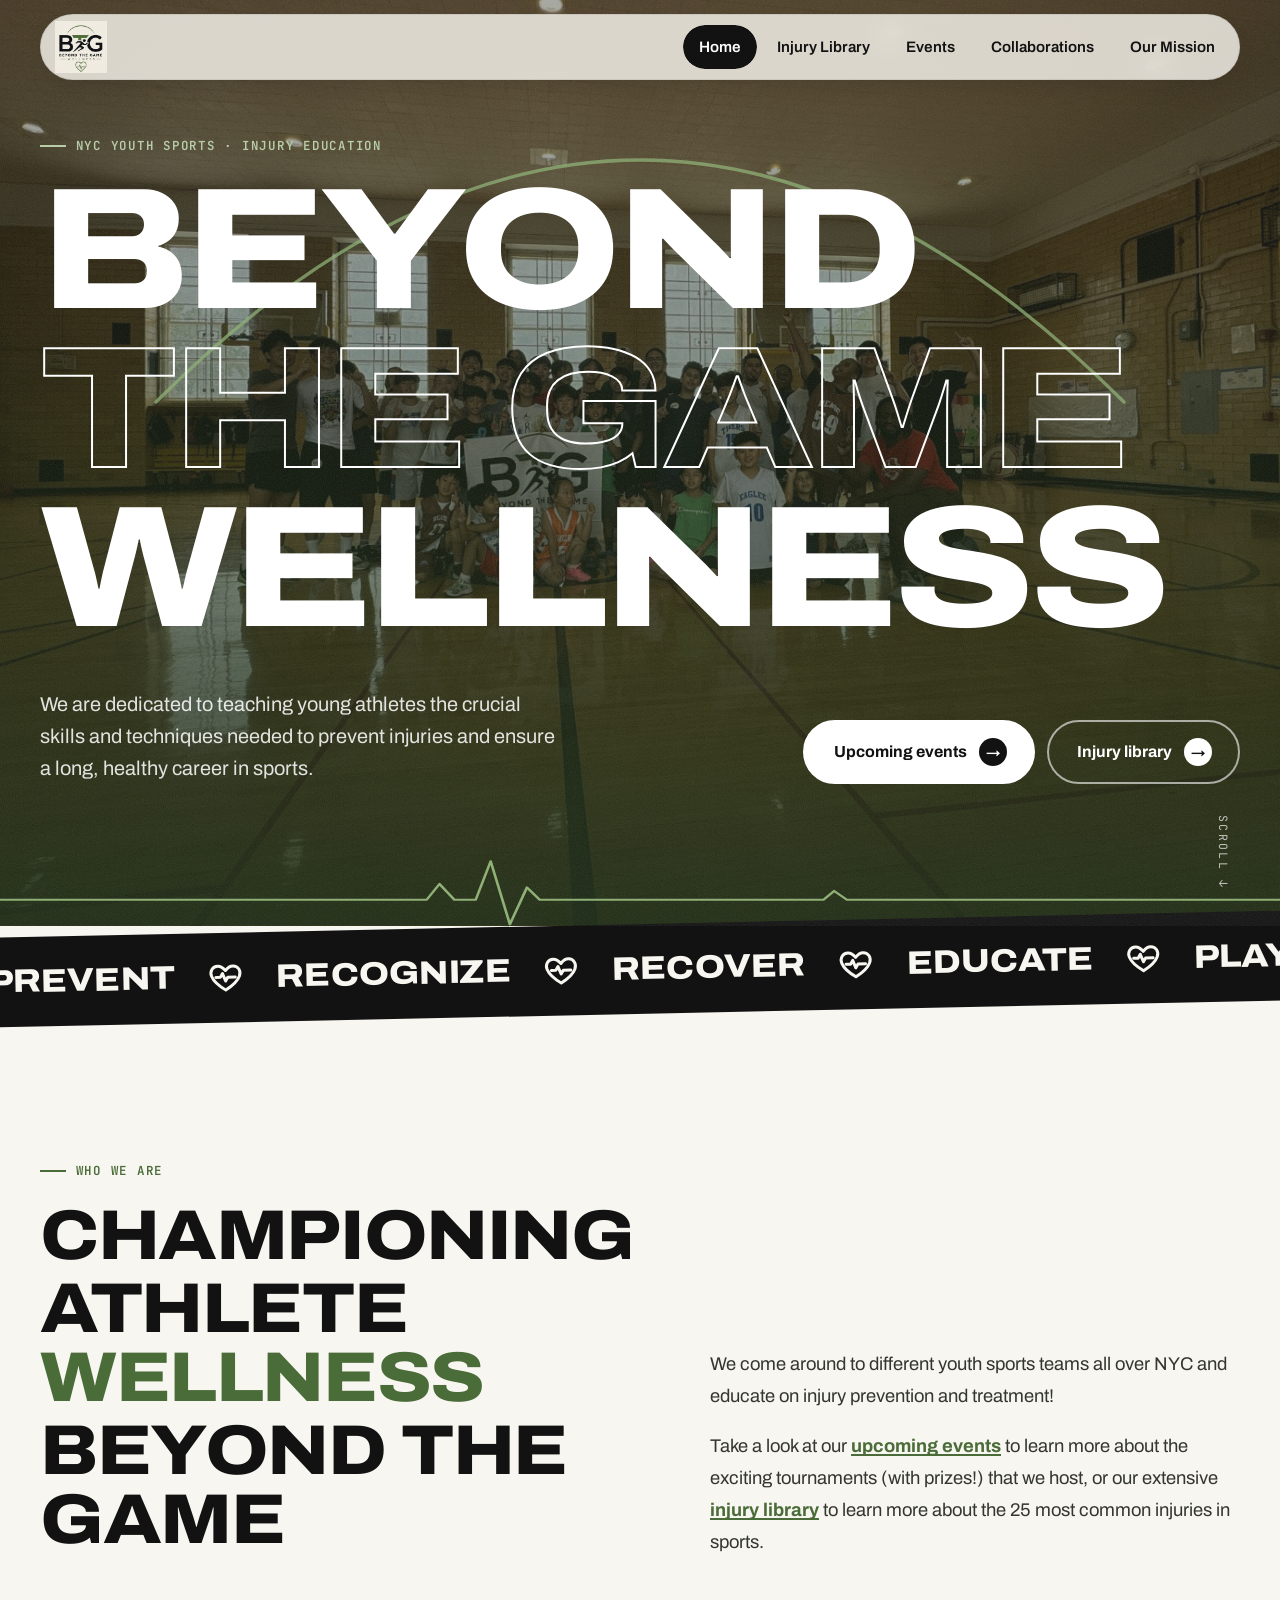
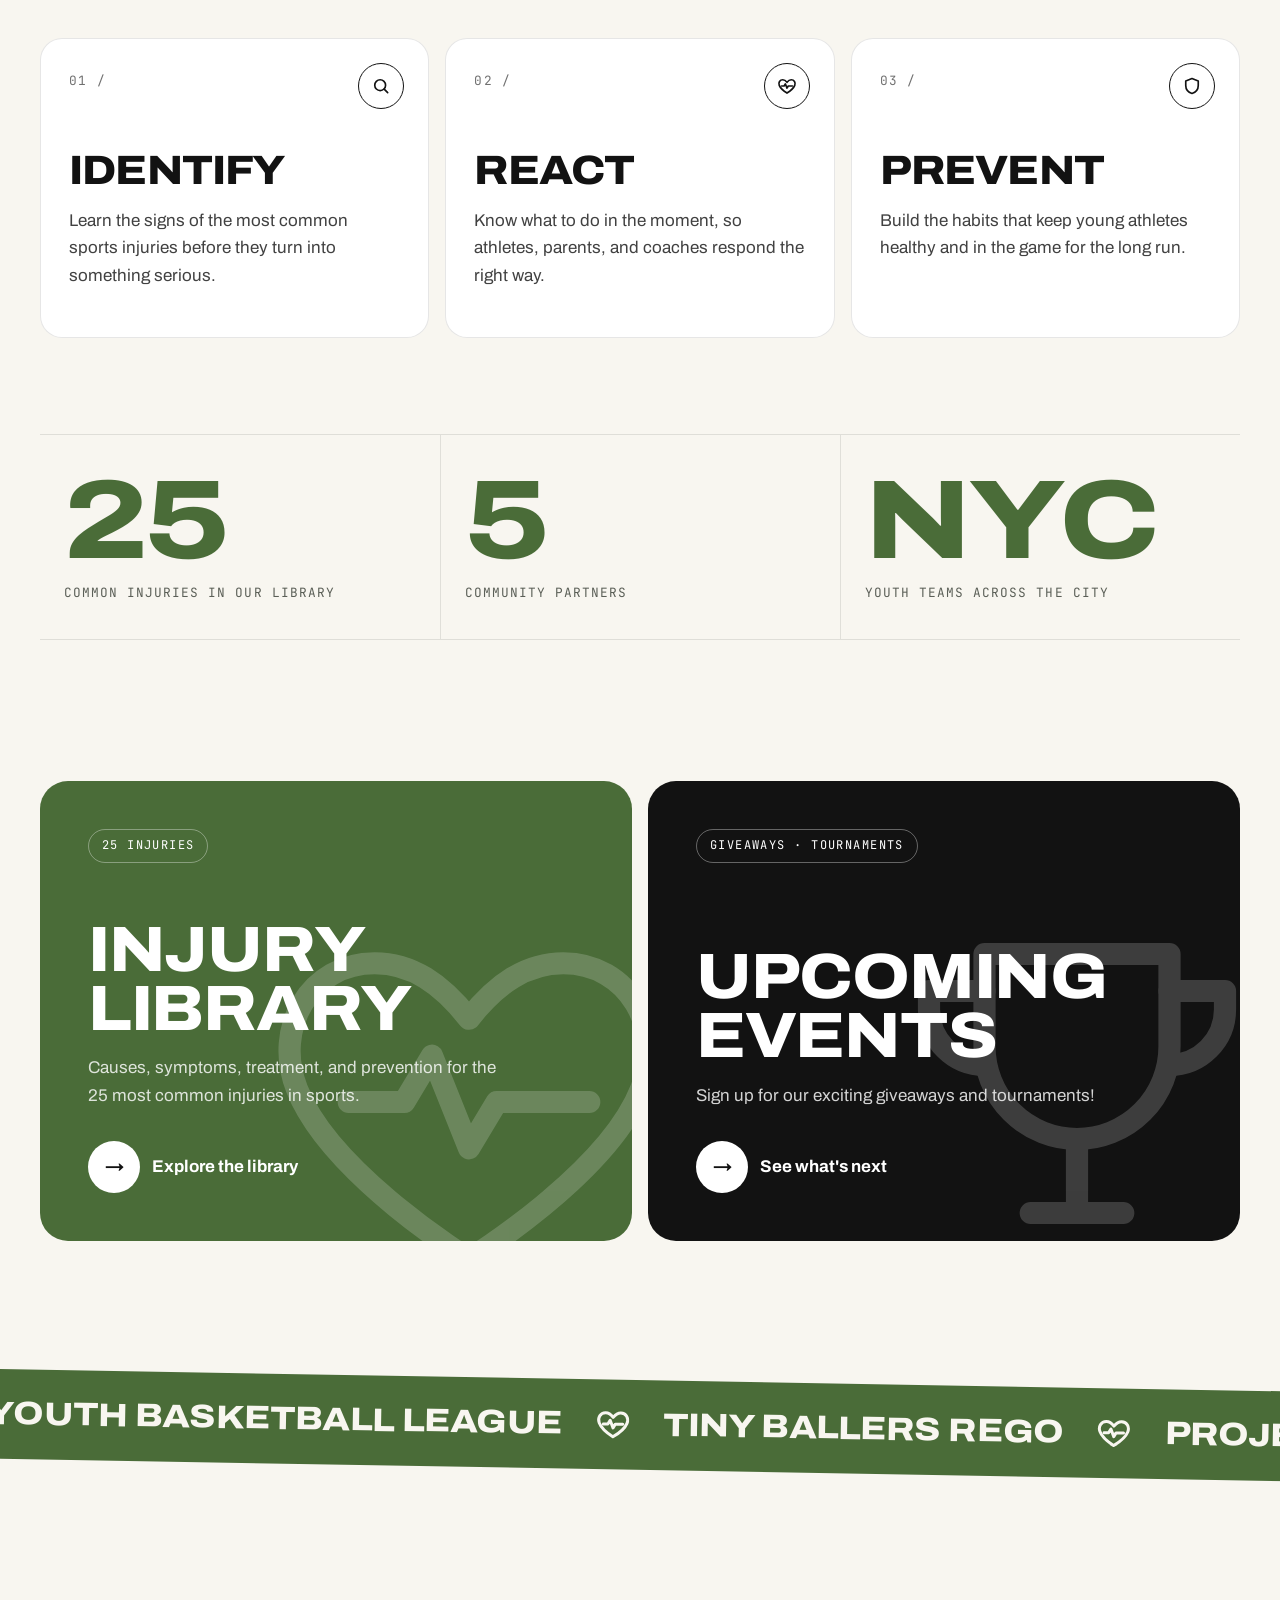
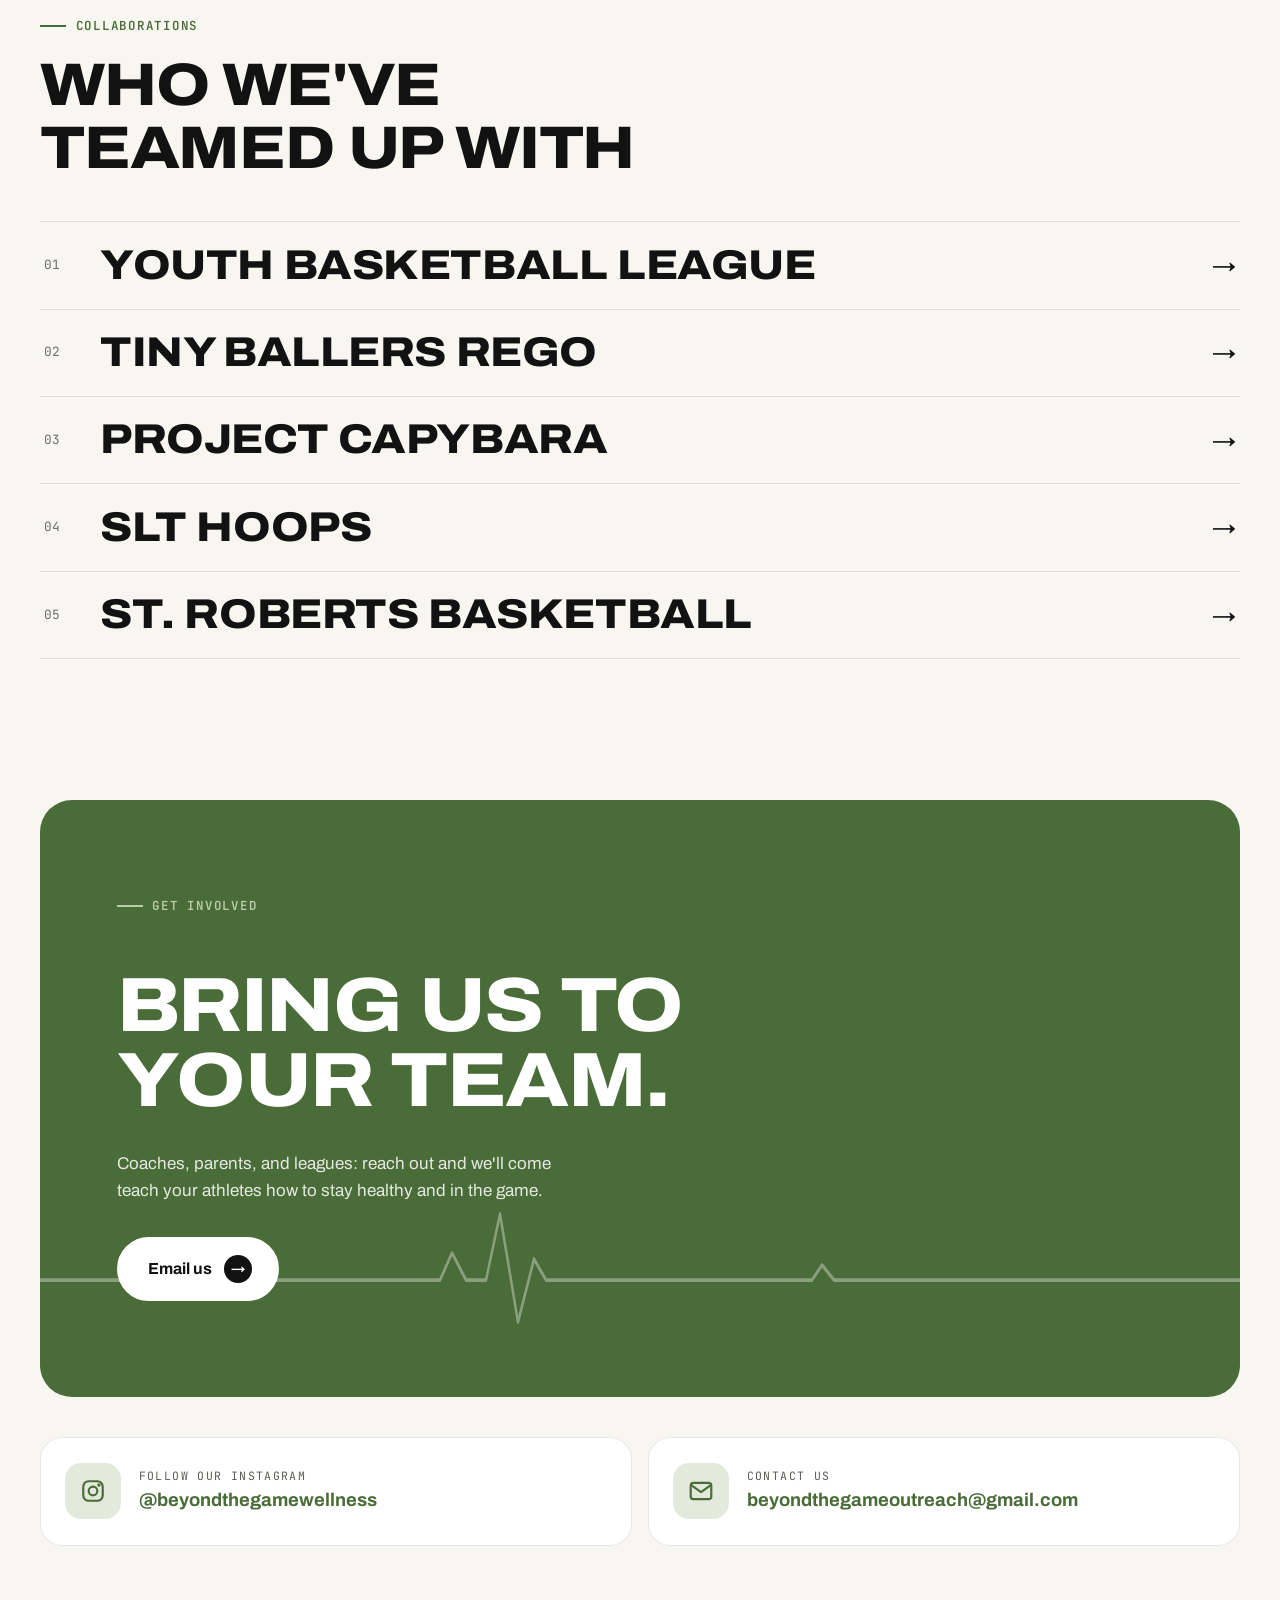
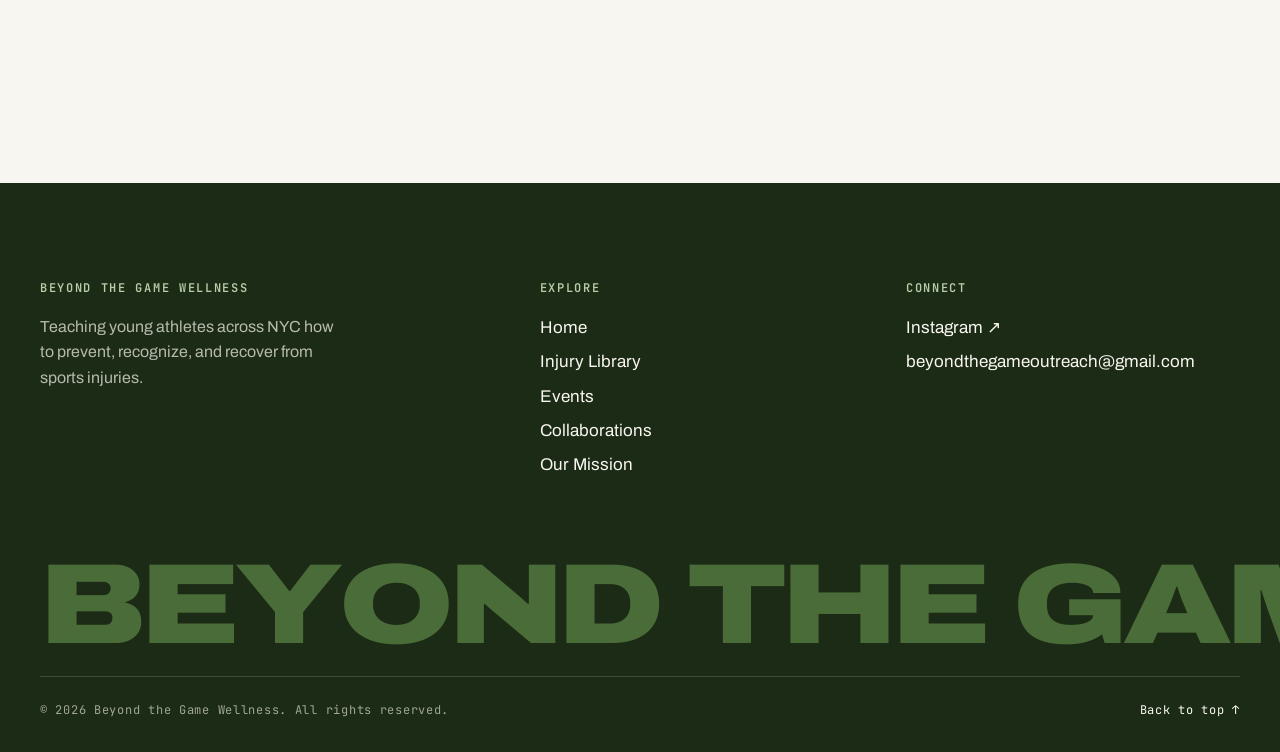
<file: index.html>
<!DOCTYPE html>
<html lang="en">
<head>
    <meta charset="UTF-8">
    <meta name="viewport" content="width=device-width, initial-scale=1.0">
    <title>Beyond the Game Wellness | Injury Education</title>
    <meta name="theme-color" content="#4A6C38">
    <link rel="icon" href="beyondthegame.png">
    <link rel="preconnect" href="https://fonts.googleapis.com">
    <link rel="preconnect" href="https://fonts.gstatic.com" crossorigin>
    <link href="https://fonts.googleapis.com/css2?family=Archivo:ital,wdth,wght@0,62..125,100..900;1,62..125,100..900&family=JetBrains+Mono:wght@400;600&display=swap" rel="stylesheet">
    <link rel="stylesheet" href="style.css">
    <script>document.documentElement.classList.add('js');</script>
</head>
<body>
 
    <!-- Page transition curtain -->
    <div class="curtain is-entering" aria-hidden="true">
        <div class="curtain-inner">
            <svg viewBox="0 0 400 80"><path d="M0 40 H140 L156 40 L168 14 L184 68 L198 28 L208 40 H400"/></svg>
            <span class="curtain-label">Beyond the Game</span>
        </div>
    </div>
 
    <header class="site-header">
        <div class="nav-pill">
            <a href="index.html" class="brand" aria-label="Beyond the Game Wellness home">
                <img src="beyondthegame.png" alt="Beyond the Game Wellness logo">
            </a>
            <nav class="nav" aria-label="Main">
                <ul>
                    <li><a href="index.html" class="active" aria-current="page">Home</a></li>
                    <li><a href="injurylibrary.html">Injury Library</a></li>
                    <li><a href="events.html">Events</a></li>
                    <li><a href="collaborations.html">Collaborations</a></li>
                    <li><a href="about.html">Our Mission</a></li>
                </ul>
            </nav>
            <button class="menu-toggle" aria-expanded="false" aria-controls="mobile-menu">
                <span></span><span></span><span class="sr-only">Menu</span>
            </button>
        </div>
    </header>
 
    <div class="mobile-menu" id="mobile-menu">
        <ul>
            <li><a href="index.html">Home</a></li>
            <li><a href="injurylibrary.html">Injury Library</a></li>
            <li><a href="events.html">Events</a></li>
            <li><a href="collaborations.html">Collaborations</a></li>
            <li><a href="about.html">Our Mission</a></li>
        </ul>
        <p class="mm-foot">@beyondthegamewellness · beyondthegameoutreach@gmail.com</p>
    </div>
 
    <span id="top"></span>
    <section class="hero-home">
        <div class="hero-bg"></div>
        <div class="hero-grain"></div>
        <svg class="hero-arc" viewBox="0 0 1000 300" aria-hidden="true"><path d="M60 290 Q500 -150 940 290"/></svg>
 
        <div class="wrap hero-content">
            <p class="eyebrow on-dark rise d1">NYC youth sports · Injury education</p>
            <h1 class="hero-title lines">
                <span class="line"><span>Beyond</span></span>
                <span class="line"><span class="outline-text">The Game</span></span>
                <span class="line"><span>Wellness</span></span>
            </h1>
            <div class="hero-row">
                <p class="rise d2">We are dedicated to teaching young athletes the crucial skills and techniques needed to prevent injuries and ensure a long, healthy career in sports.</p>
                <div class="hero-ctas rise d3">
                    <a href="events.html" class="btn light">Upcoming events <span class="arrow">→</span></a>
                    <a href="injurylibrary.html" class="btn ghost">Injury library <span class="arrow">→</span></a>
                </div>
            </div>
        </div>
        <div class="hero-pulse"><svg class="pulse-line is-in" viewBox="0 0 1200 80" preserveAspectRatio="none" aria-hidden="true"><path class="trace" d="M0 50 H380 L400 50 L412 32 L426 50 L446 50 L460 6 L478 78 L494 36 L506 50 H760 L772 50 L782 40 L794 50 H1200"/><path class="blip" d="M0 50 H380 L400 50 L412 32 L426 50 L446 50 L460 6 L478 78 L494 36 L506 50 H760 L772 50 L782 40 L794 50 H1200"/></svg></div>
        <span class="scroll-cue">Scroll ↓</span>
    </section>
 
    <div class="marquee " aria-hidden="true">
        <div class="marquee-track"><span>Prevent <svg viewBox="0 0 24 24" fill="none" stroke="currentColor" stroke-width="2" stroke-linecap="round" stroke-linejoin="round" aria-hidden="true"><path d="M12 20.5s-7.5-4.6-9.3-9.2C1.4 8 3.4 4.5 6.9 4.5c2 0 3.6 1.1 5.1 3 1.5-1.9 3.1-3 5.1-3 3.5 0 5.5 3.5 4.2 6.8-1.8 4.6-9.3 9.2-9.3 9.2z"/><path d="M5.5 12h3l1.5-2.5 2 5 1.5-2.5h5"/></svg></span><span>Recognize <svg viewBox="0 0 24 24" fill="none" stroke="currentColor" stroke-width="2" stroke-linecap="round" stroke-linejoin="round" aria-hidden="true"><path d="M12 20.5s-7.5-4.6-9.3-9.2C1.4 8 3.4 4.5 6.9 4.5c2 0 3.6 1.1 5.1 3 1.5-1.9 3.1-3 5.1-3 3.5 0 5.5 3.5 4.2 6.8-1.8 4.6-9.3 9.2-9.3 9.2z"/><path d="M5.5 12h3l1.5-2.5 2 5 1.5-2.5h5"/></svg></span><span>Recover <svg viewBox="0 0 24 24" fill="none" stroke="currentColor" stroke-width="2" stroke-linecap="round" stroke-linejoin="round" aria-hidden="true"><path d="M12 20.5s-7.5-4.6-9.3-9.2C1.4 8 3.4 4.5 6.9 4.5c2 0 3.6 1.1 5.1 3 1.5-1.9 3.1-3 5.1-3 3.5 0 5.5 3.5 4.2 6.8-1.8 4.6-9.3 9.2-9.3 9.2z"/><path d="M5.5 12h3l1.5-2.5 2 5 1.5-2.5h5"/></svg></span><span>Educate <svg viewBox="0 0 24 24" fill="none" stroke="currentColor" stroke-width="2" stroke-linecap="round" stroke-linejoin="round" aria-hidden="true"><path d="M12 20.5s-7.5-4.6-9.3-9.2C1.4 8 3.4 4.5 6.9 4.5c2 0 3.6 1.1 5.1 3 1.5-1.9 3.1-3 5.1-3 3.5 0 5.5 3.5 4.2 6.8-1.8 4.6-9.3 9.2-9.3 9.2z"/><path d="M5.5 12h3l1.5-2.5 2 5 1.5-2.5h5"/></svg></span><span>Play longer <svg viewBox="0 0 24 24" fill="none" stroke="currentColor" stroke-width="2" stroke-linecap="round" stroke-linejoin="round" aria-hidden="true"><path d="M12 20.5s-7.5-4.6-9.3-9.2C1.4 8 3.4 4.5 6.9 4.5c2 0 3.6 1.1 5.1 3 1.5-1.9 3.1-3 5.1-3 3.5 0 5.5 3.5 4.2 6.8-1.8 4.6-9.3 9.2-9.3 9.2z"/><path d="M5.5 12h3l1.5-2.5 2 5 1.5-2.5h5"/></svg></span><span>Prevent <svg viewBox="0 0 24 24" fill="none" stroke="currentColor" stroke-width="2" stroke-linecap="round" stroke-linejoin="round" aria-hidden="true"><path d="M12 20.5s-7.5-4.6-9.3-9.2C1.4 8 3.4 4.5 6.9 4.5c2 0 3.6 1.1 5.1 3 1.5-1.9 3.1-3 5.1-3 3.5 0 5.5 3.5 4.2 6.8-1.8 4.6-9.3 9.2-9.3 9.2z"/><path d="M5.5 12h3l1.5-2.5 2 5 1.5-2.5h5"/></svg></span><span>Recognize <svg viewBox="0 0 24 24" fill="none" stroke="currentColor" stroke-width="2" stroke-linecap="round" stroke-linejoin="round" aria-hidden="true"><path d="M12 20.5s-7.5-4.6-9.3-9.2C1.4 8 3.4 4.5 6.9 4.5c2 0 3.6 1.1 5.1 3 1.5-1.9 3.1-3 5.1-3 3.5 0 5.5 3.5 4.2 6.8-1.8 4.6-9.3 9.2-9.3 9.2z"/><path d="M5.5 12h3l1.5-2.5 2 5 1.5-2.5h5"/></svg></span><span>Recover <svg viewBox="0 0 24 24" fill="none" stroke="currentColor" stroke-width="2" stroke-linecap="round" stroke-linejoin="round" aria-hidden="true"><path d="M12 20.5s-7.5-4.6-9.3-9.2C1.4 8 3.4 4.5 6.9 4.5c2 0 3.6 1.1 5.1 3 1.5-1.9 3.1-3 5.1-3 3.5 0 5.5 3.5 4.2 6.8-1.8 4.6-9.3 9.2-9.3 9.2z"/><path d="M5.5 12h3l1.5-2.5 2 5 1.5-2.5h5"/></svg></span><span>Educate <svg viewBox="0 0 24 24" fill="none" stroke="currentColor" stroke-width="2" stroke-linecap="round" stroke-linejoin="round" aria-hidden="true"><path d="M12 20.5s-7.5-4.6-9.3-9.2C1.4 8 3.4 4.5 6.9 4.5c2 0 3.6 1.1 5.1 3 1.5-1.9 3.1-3 5.1-3 3.5 0 5.5 3.5 4.2 6.8-1.8 4.6-9.3 9.2-9.3 9.2z"/><path d="M5.5 12h3l1.5-2.5 2 5 1.5-2.5h5"/></svg></span><span>Play longer <svg viewBox="0 0 24 24" fill="none" stroke="currentColor" stroke-width="2" stroke-linecap="round" stroke-linejoin="round" aria-hidden="true"><path d="M12 20.5s-7.5-4.6-9.3-9.2C1.4 8 3.4 4.5 6.9 4.5c2 0 3.6 1.1 5.1 3 1.5-1.9 3.1-3 5.1-3 3.5 0 5.5 3.5 4.2 6.8-1.8 4.6-9.3 9.2-9.3 9.2z"/><path d="M5.5 12h3l1.5-2.5 2 5 1.5-2.5h5"/></svg></span><span>Prevent <svg viewBox="0 0 24 24" fill="none" stroke="currentColor" stroke-width="2" stroke-linecap="round" stroke-linejoin="round" aria-hidden="true"><path d="M12 20.5s-7.5-4.6-9.3-9.2C1.4 8 3.4 4.5 6.9 4.5c2 0 3.6 1.1 5.1 3 1.5-1.9 3.1-3 5.1-3 3.5 0 5.5 3.5 4.2 6.8-1.8 4.6-9.3 9.2-9.3 9.2z"/><path d="M5.5 12h3l1.5-2.5 2 5 1.5-2.5h5"/></svg></span><span>Recognize <svg viewBox="0 0 24 24" fill="none" stroke="currentColor" stroke-width="2" stroke-linecap="round" stroke-linejoin="round" aria-hidden="true"><path d="M12 20.5s-7.5-4.6-9.3-9.2C1.4 8 3.4 4.5 6.9 4.5c2 0 3.6 1.1 5.1 3 1.5-1.9 3.1-3 5.1-3 3.5 0 5.5 3.5 4.2 6.8-1.8 4.6-9.3 9.2-9.3 9.2z"/><path d="M5.5 12h3l1.5-2.5 2 5 1.5-2.5h5"/></svg></span><span>Recover <svg viewBox="0 0 24 24" fill="none" stroke="currentColor" stroke-width="2" stroke-linecap="round" stroke-linejoin="round" aria-hidden="true"><path d="M12 20.5s-7.5-4.6-9.3-9.2C1.4 8 3.4 4.5 6.9 4.5c2 0 3.6 1.1 5.1 3 1.5-1.9 3.1-3 5.1-3 3.5 0 5.5 3.5 4.2 6.8-1.8 4.6-9.3 9.2-9.3 9.2z"/><path d="M5.5 12h3l1.5-2.5 2 5 1.5-2.5h5"/></svg></span><span>Educate <svg viewBox="0 0 24 24" fill="none" stroke="currentColor" stroke-width="2" stroke-linecap="round" stroke-linejoin="round" aria-hidden="true"><path d="M12 20.5s-7.5-4.6-9.3-9.2C1.4 8 3.4 4.5 6.9 4.5c2 0 3.6 1.1 5.1 3 1.5-1.9 3.1-3 5.1-3 3.5 0 5.5 3.5 4.2 6.8-1.8 4.6-9.3 9.2-9.3 9.2z"/><path d="M5.5 12h3l1.5-2.5 2 5 1.5-2.5h5"/></svg></span><span>Play longer <svg viewBox="0 0 24 24" fill="none" stroke="currentColor" stroke-width="2" stroke-linecap="round" stroke-linejoin="round" aria-hidden="true"><path d="M12 20.5s-7.5-4.6-9.3-9.2C1.4 8 3.4 4.5 6.9 4.5c2 0 3.6 1.1 5.1 3 1.5-1.9 3.1-3 5.1-3 3.5 0 5.5 3.5 4.2 6.8-1.8 4.6-9.3 9.2-9.3 9.2z"/><path d="M5.5 12h3l1.5-2.5 2 5 1.5-2.5h5"/></svg></span><span>Prevent <svg viewBox="0 0 24 24" fill="none" stroke="currentColor" stroke-width="2" stroke-linecap="round" stroke-linejoin="round" aria-hidden="true"><path d="M12 20.5s-7.5-4.6-9.3-9.2C1.4 8 3.4 4.5 6.9 4.5c2 0 3.6 1.1 5.1 3 1.5-1.9 3.1-3 5.1-3 3.5 0 5.5 3.5 4.2 6.8-1.8 4.6-9.3 9.2-9.3 9.2z"/><path d="M5.5 12h3l1.5-2.5 2 5 1.5-2.5h5"/></svg></span><span>Recognize <svg viewBox="0 0 24 24" fill="none" stroke="currentColor" stroke-width="2" stroke-linecap="round" stroke-linejoin="round" aria-hidden="true"><path d="M12 20.5s-7.5-4.6-9.3-9.2C1.4 8 3.4 4.5 6.9 4.5c2 0 3.6 1.1 5.1 3 1.5-1.9 3.1-3 5.1-3 3.5 0 5.5 3.5 4.2 6.8-1.8 4.6-9.3 9.2-9.3 9.2z"/><path d="M5.5 12h3l1.5-2.5 2 5 1.5-2.5h5"/></svg></span><span>Recover <svg viewBox="0 0 24 24" fill="none" stroke="currentColor" stroke-width="2" stroke-linecap="round" stroke-linejoin="round" aria-hidden="true"><path d="M12 20.5s-7.5-4.6-9.3-9.2C1.4 8 3.4 4.5 6.9 4.5c2 0 3.6 1.1 5.1 3 1.5-1.9 3.1-3 5.1-3 3.5 0 5.5 3.5 4.2 6.8-1.8 4.6-9.3 9.2-9.3 9.2z"/><path d="M5.5 12h3l1.5-2.5 2 5 1.5-2.5h5"/></svg></span><span>Educate <svg viewBox="0 0 24 24" fill="none" stroke="currentColor" stroke-width="2" stroke-linecap="round" stroke-linejoin="round" aria-hidden="true"><path d="M12 20.5s-7.5-4.6-9.3-9.2C1.4 8 3.4 4.5 6.9 4.5c2 0 3.6 1.1 5.1 3 1.5-1.9 3.1-3 5.1-3 3.5 0 5.5 3.5 4.2 6.8-1.8 4.6-9.3 9.2-9.3 9.2z"/><path d="M5.5 12h3l1.5-2.5 2 5 1.5-2.5h5"/></svg></span><span>Play longer <svg viewBox="0 0 24 24" fill="none" stroke="currentColor" stroke-width="2" stroke-linecap="round" stroke-linejoin="round" aria-hidden="true"><path d="M12 20.5s-7.5-4.6-9.3-9.2C1.4 8 3.4 4.5 6.9 4.5c2 0 3.6 1.1 5.1 3 1.5-1.9 3.1-3 5.1-3 3.5 0 5.5 3.5 4.2 6.8-1.8 4.6-9.3 9.2-9.3 9.2z"/><path d="M5.5 12h3l1.5-2.5 2 5 1.5-2.5h5"/></svg></span></div>
    </div>
 
    <main>
        <section class="section">
            <div class="wrap">
                <div class="intro-grid">
                    <div>
                        <p class="eyebrow" data-reveal>Who we are</p>
                        <h2 class="lines">
                            <span class="line"><span>Championing</span></span>
                            <span class="line"><span>athlete <span class="accent">wellness</span></span></span>
                            <span class="line"><span>beyond the game</span></span>
                        </h2>
                    </div>
                    <div class="intro-copy mission-copy" data-reveal style="--d:2">
                        <p>We come around to different youth sports teams all over NYC and educate on injury prevention and treatment!</p>
                        <p>Take a look at our <a class="text-link" href="events.html">upcoming events</a> to learn more about the exciting tournaments (with prizes!) that we host, or our extensive <a class="text-link" href="injurylibrary.html">injury library</a> to learn more about the 25 most common injuries in sports.</p>
                    </div>
                </div>
 
                <div class="pillars">
                    <article class="pillar" data-reveal style="--d:0">
                        <span class="num">01 /</span>
                        <span class="icon"><svg viewBox="0 0 24 24" fill="none" stroke="currentColor" stroke-width="2" stroke-linecap="round"><circle cx="11" cy="11" r="6.5"/><path d="M20 20l-4.2-4.2"/></svg></span>
                        <div>
                            <h3>Identify</h3>
                            <p>Learn the signs of the most common sports injuries before they turn into something serious.</p>
                        </div>
                    </article>
                    <article class="pillar" data-reveal style="--d:1">
                        <span class="num">02 /</span>
                        <span class="icon"><svg viewBox="0 0 24 24" fill="none" stroke="currentColor" stroke-width="2" stroke-linecap="round" stroke-linejoin="round" aria-hidden="true"><path d="M12 20.5s-7.5-4.6-9.3-9.2C1.4 8 3.4 4.5 6.9 4.5c2 0 3.6 1.1 5.1 3 1.5-1.9 3.1-3 5.1-3 3.5 0 5.5 3.5 4.2 6.8-1.8 4.6-9.3 9.2-9.3 9.2z"/><path d="M5.5 12h3l1.5-2.5 2 5 1.5-2.5h5"/></svg></span>
                        <div>
                            <h3>React</h3>
                            <p>Know what to do in the moment, so athletes, parents, and coaches respond the right way.</p>
                        </div>
                    </article>
                    <article class="pillar" data-reveal style="--d:2">
                        <span class="num">03 /</span>
                        <span class="icon"><svg viewBox="0 0 24 24" fill="none" stroke="currentColor" stroke-width="2" stroke-linejoin="round"><path d="M12 3l7.5 3v5.5c0 4.6-3.2 8.2-7.5 9.5-4.3-1.3-7.5-4.9-7.5-9.5V6z"/></svg></span>
                        <div>
                            <h3>Prevent</h3>
                            <p>Build the habits that keep young athletes healthy and in the game for the long run.</p>
                        </div>
                    </article>
                </div>
 
                <div class="stats">
                    <div class="stat" data-reveal style="--d:0">
                        <div class="big"><span data-count="25">25</span></div>
                        <div class="label">Common injuries in our library</div>
                    </div>
                    <div class="stat" data-reveal style="--d:1">
                        <div class="big"><span data-count="5">5</span></div>
                        <div class="label">Community partners</div>
                    </div>
                    <div class="stat" data-reveal style="--d:2">
                        <div class="big">NYC</div>
                        <div class="label">Youth teams across the city</div>
                    </div>
                </div>
            </div>
        </section>
 
        <section class="section" style="padding-top:0">
            <div class="wrap features">
                <a href="injurylibrary.html" class="feature" data-reveal="scale">
                    <span class="tag">25 injuries</span>
                    <svg class="feature-art" viewBox="0 0 24 24" fill="none" stroke="#fff" stroke-width="1.2" stroke-linecap="round" stroke-linejoin="round"><path d="M12 20.5s-7.5-4.6-9.3-9.2C1.4 8 3.4 4.5 6.9 4.5c2 0 3.6 1.1 5.1 3 1.5-1.9 3.1-3 5.1-3 3.5 0 5.5 3.5 4.2 6.8-1.8 4.6-9.3 9.2-9.3 9.2z"/><path d="M5.5 12h3l1.5-2.5 2 5 1.5-2.5h5"/></svg>
                    <div>
                        <h3>Injury<br>Library</h3>
                        <p>Causes, symptoms, treatment, and prevention for the 25 most common injuries in sports.</p>
                        <span class="go"><i>→</i> Explore the library</span>
                    </div>
                </a>
                <a href="events.html" class="feature dark" data-reveal="scale" style="--d:2">
                    <span class="tag">Giveaways · Tournaments</span>
                    <svg class="feature-art" viewBox="0 0 24 24" fill="none" stroke="#fff" stroke-width="1.2" stroke-linecap="round" stroke-linejoin="round"><path d="M7 4h10v5a5 5 0 0 1-10 0z"/><path d="M7 6H4v1a3 3 0 0 0 3 3M17 6h3v1a3 3 0 0 1-3 3M12 14v4M8 21h8M9.5 18h5"/></svg>
                    <div>
                        <h3>Upcoming<br>Events</h3>
                        <p>Sign up for our exciting giveaways and tournaments!</p>
                        <span class="go"><i>→</i> See what's next</span>
                    </div>
                </a>
            </div>
        </section>
 
    <div class="marquee green" aria-hidden="true">
        <div class="marquee-track"><span>Youth Basketball League <svg viewBox="0 0 24 24" fill="none" stroke="currentColor" stroke-width="2" stroke-linecap="round" stroke-linejoin="round" aria-hidden="true"><path d="M12 20.5s-7.5-4.6-9.3-9.2C1.4 8 3.4 4.5 6.9 4.5c2 0 3.6 1.1 5.1 3 1.5-1.9 3.1-3 5.1-3 3.5 0 5.5 3.5 4.2 6.8-1.8 4.6-9.3 9.2-9.3 9.2z"/><path d="M5.5 12h3l1.5-2.5 2 5 1.5-2.5h5"/></svg></span><span>Tiny Ballers Rego <svg viewBox="0 0 24 24" fill="none" stroke="currentColor" stroke-width="2" stroke-linecap="round" stroke-linejoin="round" aria-hidden="true"><path d="M12 20.5s-7.5-4.6-9.3-9.2C1.4 8 3.4 4.5 6.9 4.5c2 0 3.6 1.1 5.1 3 1.5-1.9 3.1-3 5.1-3 3.5 0 5.5 3.5 4.2 6.8-1.8 4.6-9.3 9.2-9.3 9.2z"/><path d="M5.5 12h3l1.5-2.5 2 5 1.5-2.5h5"/></svg></span><span>Project Capybara <svg viewBox="0 0 24 24" fill="none" stroke="currentColor" stroke-width="2" stroke-linecap="round" stroke-linejoin="round" aria-hidden="true"><path d="M12 20.5s-7.5-4.6-9.3-9.2C1.4 8 3.4 4.5 6.9 4.5c2 0 3.6 1.1 5.1 3 1.5-1.9 3.1-3 5.1-3 3.5 0 5.5 3.5 4.2 6.8-1.8 4.6-9.3 9.2-9.3 9.2z"/><path d="M5.5 12h3l1.5-2.5 2 5 1.5-2.5h5"/></svg></span><span>SLT Hoops <svg viewBox="0 0 24 24" fill="none" stroke="currentColor" stroke-width="2" stroke-linecap="round" stroke-linejoin="round" aria-hidden="true"><path d="M12 20.5s-7.5-4.6-9.3-9.2C1.4 8 3.4 4.5 6.9 4.5c2 0 3.6 1.1 5.1 3 1.5-1.9 3.1-3 5.1-3 3.5 0 5.5 3.5 4.2 6.8-1.8 4.6-9.3 9.2-9.3 9.2z"/><path d="M5.5 12h3l1.5-2.5 2 5 1.5-2.5h5"/></svg></span><span>St. Roberts Basketball <svg viewBox="0 0 24 24" fill="none" stroke="currentColor" stroke-width="2" stroke-linecap="round" stroke-linejoin="round" aria-hidden="true"><path d="M12 20.5s-7.5-4.6-9.3-9.2C1.4 8 3.4 4.5 6.9 4.5c2 0 3.6 1.1 5.1 3 1.5-1.9 3.1-3 5.1-3 3.5 0 5.5 3.5 4.2 6.8-1.8 4.6-9.3 9.2-9.3 9.2z"/><path d="M5.5 12h3l1.5-2.5 2 5 1.5-2.5h5"/></svg></span><span>Youth Basketball League <svg viewBox="0 0 24 24" fill="none" stroke="currentColor" stroke-width="2" stroke-linecap="round" stroke-linejoin="round" aria-hidden="true"><path d="M12 20.5s-7.5-4.6-9.3-9.2C1.4 8 3.4 4.5 6.9 4.5c2 0 3.6 1.1 5.1 3 1.5-1.9 3.1-3 5.1-3 3.5 0 5.5 3.5 4.2 6.8-1.8 4.6-9.3 9.2-9.3 9.2z"/><path d="M5.5 12h3l1.5-2.5 2 5 1.5-2.5h5"/></svg></span><span>Tiny Ballers Rego <svg viewBox="0 0 24 24" fill="none" stroke="currentColor" stroke-width="2" stroke-linecap="round" stroke-linejoin="round" aria-hidden="true"><path d="M12 20.5s-7.5-4.6-9.3-9.2C1.4 8 3.4 4.5 6.9 4.5c2 0 3.6 1.1 5.1 3 1.5-1.9 3.1-3 5.1-3 3.5 0 5.5 3.5 4.2 6.8-1.8 4.6-9.3 9.2-9.3 9.2z"/><path d="M5.5 12h3l1.5-2.5 2 5 1.5-2.5h5"/></svg></span><span>Project Capybara <svg viewBox="0 0 24 24" fill="none" stroke="currentColor" stroke-width="2" stroke-linecap="round" stroke-linejoin="round" aria-hidden="true"><path d="M12 20.5s-7.5-4.6-9.3-9.2C1.4 8 3.4 4.5 6.9 4.5c2 0 3.6 1.1 5.1 3 1.5-1.9 3.1-3 5.1-3 3.5 0 5.5 3.5 4.2 6.8-1.8 4.6-9.3 9.2-9.3 9.2z"/><path d="M5.5 12h3l1.5-2.5 2 5 1.5-2.5h5"/></svg></span><span>SLT Hoops <svg viewBox="0 0 24 24" fill="none" stroke="currentColor" stroke-width="2" stroke-linecap="round" stroke-linejoin="round" aria-hidden="true"><path d="M12 20.5s-7.5-4.6-9.3-9.2C1.4 8 3.4 4.5 6.9 4.5c2 0 3.6 1.1 5.1 3 1.5-1.9 3.1-3 5.1-3 3.5 0 5.5 3.5 4.2 6.8-1.8 4.6-9.3 9.2-9.3 9.2z"/><path d="M5.5 12h3l1.5-2.5 2 5 1.5-2.5h5"/></svg></span><span>St. Roberts Basketball <svg viewBox="0 0 24 24" fill="none" stroke="currentColor" stroke-width="2" stroke-linecap="round" stroke-linejoin="round" aria-hidden="true"><path d="M12 20.5s-7.5-4.6-9.3-9.2C1.4 8 3.4 4.5 6.9 4.5c2 0 3.6 1.1 5.1 3 1.5-1.9 3.1-3 5.1-3 3.5 0 5.5 3.5 4.2 6.8-1.8 4.6-9.3 9.2-9.3 9.2z"/><path d="M5.5 12h3l1.5-2.5 2 5 1.5-2.5h5"/></svg></span><span>Youth Basketball League <svg viewBox="0 0 24 24" fill="none" stroke="currentColor" stroke-width="2" stroke-linecap="round" stroke-linejoin="round" aria-hidden="true"><path d="M12 20.5s-7.5-4.6-9.3-9.2C1.4 8 3.4 4.5 6.9 4.5c2 0 3.6 1.1 5.1 3 1.5-1.9 3.1-3 5.1-3 3.5 0 5.5 3.5 4.2 6.8-1.8 4.6-9.3 9.2-9.3 9.2z"/><path d="M5.5 12h3l1.5-2.5 2 5 1.5-2.5h5"/></svg></span><span>Tiny Ballers Rego <svg viewBox="0 0 24 24" fill="none" stroke="currentColor" stroke-width="2" stroke-linecap="round" stroke-linejoin="round" aria-hidden="true"><path d="M12 20.5s-7.5-4.6-9.3-9.2C1.4 8 3.4 4.5 6.9 4.5c2 0 3.6 1.1 5.1 3 1.5-1.9 3.1-3 5.1-3 3.5 0 5.5 3.5 4.2 6.8-1.8 4.6-9.3 9.2-9.3 9.2z"/><path d="M5.5 12h3l1.5-2.5 2 5 1.5-2.5h5"/></svg></span><span>Project Capybara <svg viewBox="0 0 24 24" fill="none" stroke="currentColor" stroke-width="2" stroke-linecap="round" stroke-linejoin="round" aria-hidden="true"><path d="M12 20.5s-7.5-4.6-9.3-9.2C1.4 8 3.4 4.5 6.9 4.5c2 0 3.6 1.1 5.1 3 1.5-1.9 3.1-3 5.1-3 3.5 0 5.5 3.5 4.2 6.8-1.8 4.6-9.3 9.2-9.3 9.2z"/><path d="M5.5 12h3l1.5-2.5 2 5 1.5-2.5h5"/></svg></span><span>SLT Hoops <svg viewBox="0 0 24 24" fill="none" stroke="currentColor" stroke-width="2" stroke-linecap="round" stroke-linejoin="round" aria-hidden="true"><path d="M12 20.5s-7.5-4.6-9.3-9.2C1.4 8 3.4 4.5 6.9 4.5c2 0 3.6 1.1 5.1 3 1.5-1.9 3.1-3 5.1-3 3.5 0 5.5 3.5 4.2 6.8-1.8 4.6-9.3 9.2-9.3 9.2z"/><path d="M5.5 12h3l1.5-2.5 2 5 1.5-2.5h5"/></svg></span><span>St. Roberts Basketball <svg viewBox="0 0 24 24" fill="none" stroke="currentColor" stroke-width="2" stroke-linecap="round" stroke-linejoin="round" aria-hidden="true"><path d="M12 20.5s-7.5-4.6-9.3-9.2C1.4 8 3.4 4.5 6.9 4.5c2 0 3.6 1.1 5.1 3 1.5-1.9 3.1-3 5.1-3 3.5 0 5.5 3.5 4.2 6.8-1.8 4.6-9.3 9.2-9.3 9.2z"/><path d="M5.5 12h3l1.5-2.5 2 5 1.5-2.5h5"/></svg></span><span>Youth Basketball League <svg viewBox="0 0 24 24" fill="none" stroke="currentColor" stroke-width="2" stroke-linecap="round" stroke-linejoin="round" aria-hidden="true"><path d="M12 20.5s-7.5-4.6-9.3-9.2C1.4 8 3.4 4.5 6.9 4.5c2 0 3.6 1.1 5.1 3 1.5-1.9 3.1-3 5.1-3 3.5 0 5.5 3.5 4.2 6.8-1.8 4.6-9.3 9.2-9.3 9.2z"/><path d="M5.5 12h3l1.5-2.5 2 5 1.5-2.5h5"/></svg></span><span>Tiny Ballers Rego <svg viewBox="0 0 24 24" fill="none" stroke="currentColor" stroke-width="2" stroke-linecap="round" stroke-linejoin="round" aria-hidden="true"><path d="M12 20.5s-7.5-4.6-9.3-9.2C1.4 8 3.4 4.5 6.9 4.5c2 0 3.6 1.1 5.1 3 1.5-1.9 3.1-3 5.1-3 3.5 0 5.5 3.5 4.2 6.8-1.8 4.6-9.3 9.2-9.3 9.2z"/><path d="M5.5 12h3l1.5-2.5 2 5 1.5-2.5h5"/></svg></span><span>Project Capybara <svg viewBox="0 0 24 24" fill="none" stroke="currentColor" stroke-width="2" stroke-linecap="round" stroke-linejoin="round" aria-hidden="true"><path d="M12 20.5s-7.5-4.6-9.3-9.2C1.4 8 3.4 4.5 6.9 4.5c2 0 3.6 1.1 5.1 3 1.5-1.9 3.1-3 5.1-3 3.5 0 5.5 3.5 4.2 6.8-1.8 4.6-9.3 9.2-9.3 9.2z"/><path d="M5.5 12h3l1.5-2.5 2 5 1.5-2.5h5"/></svg></span><span>SLT Hoops <svg viewBox="0 0 24 24" fill="none" stroke="currentColor" stroke-width="2" stroke-linecap="round" stroke-linejoin="round" aria-hidden="true"><path d="M12 20.5s-7.5-4.6-9.3-9.2C1.4 8 3.4 4.5 6.9 4.5c2 0 3.6 1.1 5.1 3 1.5-1.9 3.1-3 5.1-3 3.5 0 5.5 3.5 4.2 6.8-1.8 4.6-9.3 9.2-9.3 9.2z"/><path d="M5.5 12h3l1.5-2.5 2 5 1.5-2.5h5"/></svg></span><span>St. Roberts Basketball <svg viewBox="0 0 24 24" fill="none" stroke="currentColor" stroke-width="2" stroke-linecap="round" stroke-linejoin="round" aria-hidden="true"><path d="M12 20.5s-7.5-4.6-9.3-9.2C1.4 8 3.4 4.5 6.9 4.5c2 0 3.6 1.1 5.1 3 1.5-1.9 3.1-3 5.1-3 3.5 0 5.5 3.5 4.2 6.8-1.8 4.6-9.3 9.2-9.3 9.2z"/><path d="M5.5 12h3l1.5-2.5 2 5 1.5-2.5h5"/></svg></span></div>
    </div>
 
        <section class="section">
            <div class="wrap">
                <p class="eyebrow" data-reveal>Collaborations</p>
                <h2 class="lines"><span class="line"><span>Who we've</span></span><span class="line"><span>teamed up with</span></span></h2>
                <ul class="partners">
                    <li data-reveal><a href="collaborations.html#ybl"><span class="p-idx">01</span><span class="p-name" style="flex:1">Youth Basketball League</span><span class="p-arrow">→</span></a></li>
                    <li data-reveal style="--d:1"><a href="collaborations.html#tiny-ballers"><span class="p-idx">02</span><span class="p-name" style="flex:1">Tiny Ballers Rego</span><span class="p-arrow">→</span></a></li>
                    <li data-reveal style="--d:2"><a href="collaborations.html#project-capybara"><span class="p-idx">03</span><span class="p-name" style="flex:1">Project Capybara</span><span class="p-arrow">→</span></a></li>
                    <li data-reveal style="--d:3"><a href="collaborations.html#slt-hoops"><span class="p-idx">04</span><span class="p-name" style="flex:1">SLT Hoops</span><span class="p-arrow">→</span></a></li>
                    <li data-reveal style="--d:4"><a href="collaborations.html#st-roberts"><span class="p-idx">05</span><span class="p-name" style="flex:1">St. Roberts Basketball</span><span class="p-arrow">→</span></a></li>
                </ul>
            </div>
        </section>
 
        <section class="section" style="padding-top:0">
            <div class="wrap">
                <div class="cta-band" data-reveal="scale">
                    <svg class="pulse-line " viewBox="0 0 1200 80" preserveAspectRatio="none" aria-hidden="true"><path class="trace" d="M0 50 H380 L400 50 L412 32 L426 50 L446 50 L460 6 L478 78 L494 36 L506 50 H760 L772 50 L782 40 L794 50 H1200"/></svg>
                    <p class="eyebrow on-dark">Get involved</p>
                    <h2>Bring us to your team.</h2>
                    <p style="max-width:46ch;color:rgba(255,255,255,.85);margin:0">Coaches, parents, and leagues: reach out and we'll come teach your athletes how to stay healthy and in the game.</p>
                    <a href="mailto:beyondthegameoutreach@gmail.com" class="btn light">Email us <span class="arrow">→</span></a>
                </div>
 
                <div class="connect">
                    <a href="https://www.instagram.com/beyondthegamewellness" target="_blank" rel="noopener" data-reveal>
                        <span class="c-icon"><svg viewBox="0 0 24 24" fill="none" stroke="currentColor" stroke-width="2" stroke-linecap="round" stroke-linejoin="round" aria-hidden="true"><rect x="3" y="3" width="18" height="18" rx="5"/><circle cx="12" cy="12" r="4"/><circle cx="17.5" cy="6.5" r="0.6" fill="currentColor"/></svg></span>
                        <span><small>Follow our Instagram</small><strong>@beyondthegamewellness</strong></span>
                    </a>
                    <a href="mailto:beyondthegameoutreach@gmail.com" data-reveal style="--d:1">
                        <span class="c-icon"><svg viewBox="0 0 24 24" fill="none" stroke="currentColor" stroke-width="2" stroke-linecap="round" stroke-linejoin="round" aria-hidden="true"><rect x="2.5" y="4.5" width="19" height="15" rx="2.5"/><path d="M3 6.5l9 6.5 9-6.5"/></svg></span>
                        <span><small>Contact us</small><strong>beyondthegameoutreach@gmail.com</strong></span>
                    </a>
                </div>
            </div>
        </section>
    </main>
 
    <footer class="site-footer">
        <div class="wrap">
            <div class="footer-top">
                <div>
                    <h4>Beyond the Game Wellness</h4>
                    <p>Teaching young athletes across NYC how to prevent, recognize, and recover from sports injuries.</p>
                </div>
                <div>
                    <h4>Explore</h4>
                    <ul>
                        <li><a href="index.html">Home</a></li>
                        <li><a href="injurylibrary.html">Injury Library</a></li>
                        <li><a href="events.html">Events</a></li>
                        <li><a href="collaborations.html">Collaborations</a></li>
                        <li><a href="about.html">Our Mission</a></li>
                    </ul>
                </div>
                <div>
                    <h4>Connect</h4>
                    <ul>
                        <li><a href="https://www.instagram.com/beyondthegamewellness" target="_blank" rel="noopener">Instagram ↗</a></li>
                        <li><a href="mailto:beyondthegameoutreach@gmail.com">beyondthegameoutreach@gmail.com</a></li>
                    </ul>
                </div>
            </div>
            <div class="footer-word" aria-hidden="true"><span>B</span><span>e</span><span>y</span><span>o</span><span>n</span><span>d</span><span>&nbsp;</span><span>t</span><span>h</span><span>e</span><span>&nbsp;</span><span>G</span><span>a</span><span>m</span><span>e</span></div>
            <div class="footer-bottom">
                <p>&copy; 2026 Beyond the Game Wellness. All rights reserved.</p>
                <a href="#top" class="to-top">Back to top ↑</a>
            </div>
        </div>
    </footer>
 
    <script src="site.js"></script>
</body>
</html>
</file>
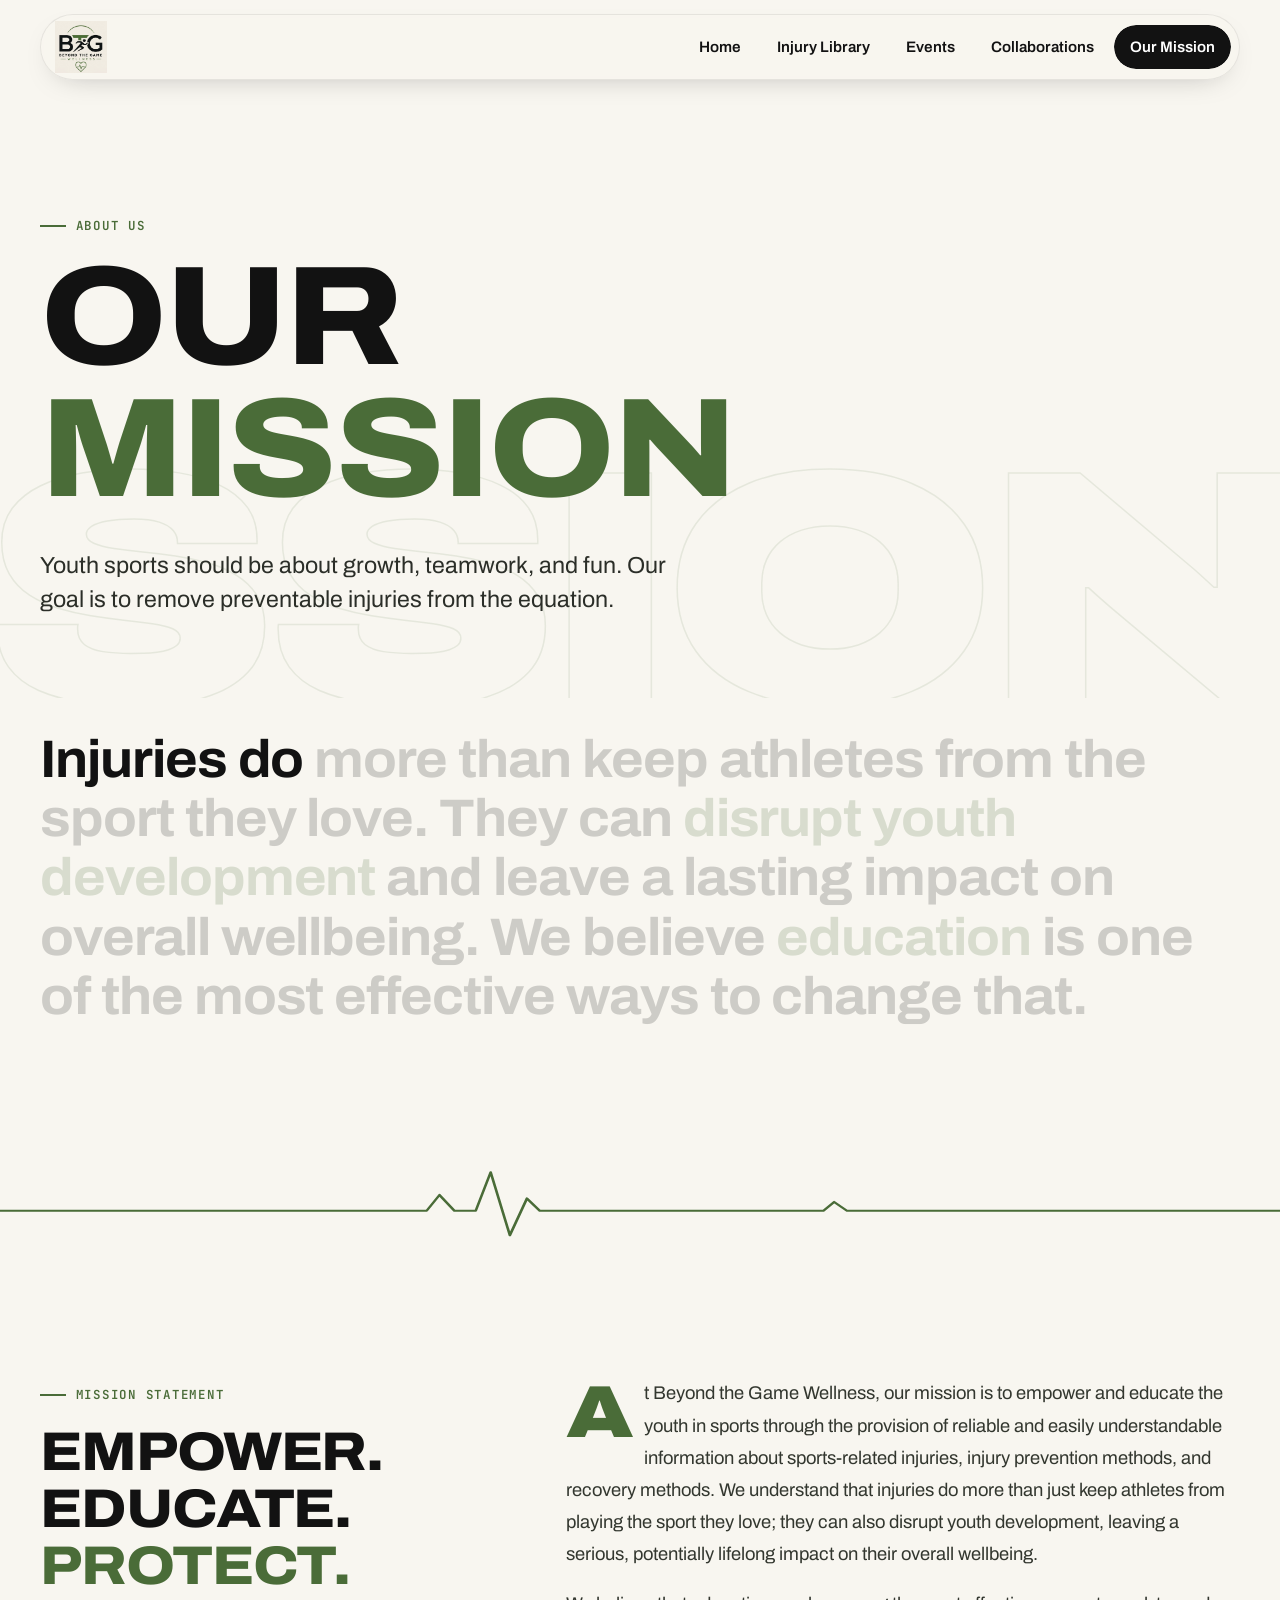
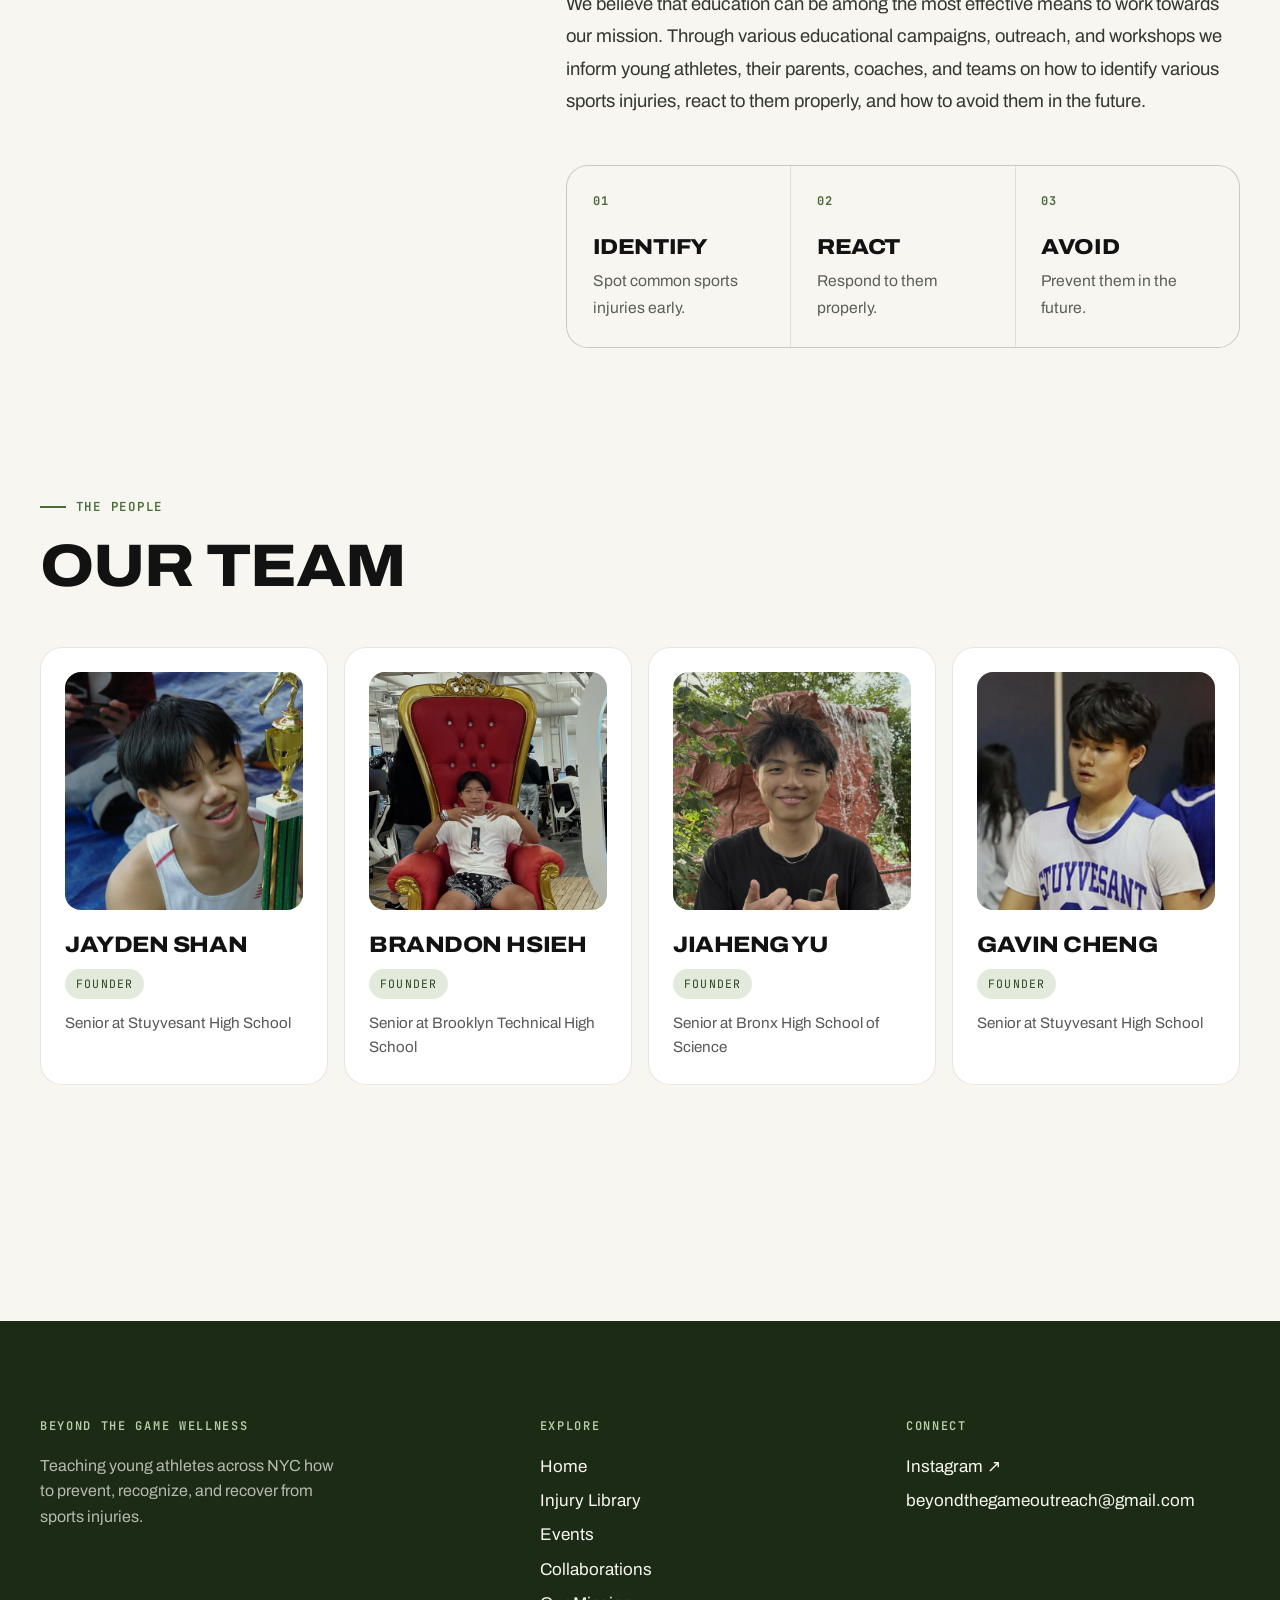
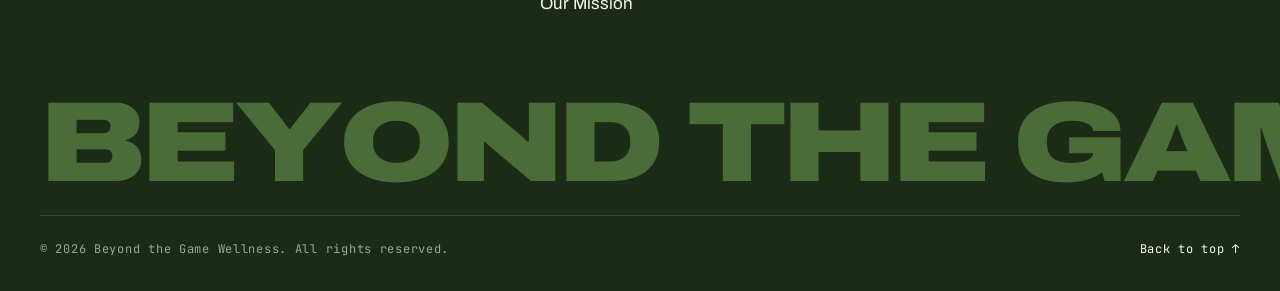
<file: about.html>
<!DOCTYPE html>
<html lang="en">
<head>
    <meta charset="UTF-8">
    <meta name="viewport" content="width=device-width, initial-scale=1.0">
    <title>Our Mission | Beyond the Game Wellness</title>
    <meta name="theme-color" content="#4A6C38">
    <link rel="icon" href="beyondthegame.png">
    <link rel="preconnect" href="https://fonts.googleapis.com">
    <link rel="preconnect" href="https://fonts.gstatic.com" crossorigin>
    <link href="https://fonts.googleapis.com/css2?family=Archivo:ital,wdth,wght@0,62..125,100..900;1,62..125,100..900&family=JetBrains+Mono:wght@400;600&display=swap" rel="stylesheet">
    <link rel="stylesheet" href="style.css">
    <script>document.documentElement.classList.add('js');</script>
</head>
<body>

    <!-- Page transition curtain -->
    <div class="curtain is-entering" aria-hidden="true">
        <div class="curtain-inner">
            <svg viewBox="0 0 400 80"><path d="M0 40 H140 L156 40 L168 14 L184 68 L198 28 L208 40 H400"/></svg>
            <span class="curtain-label">Beyond the Game</span>
        </div>
    </div>

    <header class="site-header">
        <div class="nav-pill">
            <a href="index.html" class="brand" aria-label="Beyond the Game Wellness home">
                <img src="beyondthegame.png" alt="Beyond the Game Wellness logo">
            </a>
            <nav class="nav" aria-label="Main">
                <ul>
                    <li><a href="index.html">Home</a></li>
                    <li><a href="injurylibrary.html">Injury Library</a></li>
                    <li><a href="events.html">Events</a></li>
                    <li><a href="collaborations.html">Collaborations</a></li>
                    <li><a href="about.html" class="active" aria-current="page">Our Mission</a></li>
                </ul>
            </nav>
            <button class="menu-toggle" aria-expanded="false" aria-controls="mobile-menu">
                <span></span><span></span><span class="sr-only">Menu</span>
            </button>
        </div>
    </header>

    <div class="mobile-menu" id="mobile-menu">
        <ul>
            <li><a href="index.html">Home</a></li>
            <li><a href="injurylibrary.html">Injury Library</a></li>
            <li><a href="events.html">Events</a></li>
            <li><a href="collaborations.html">Collaborations</a></li>
            <li><a href="about.html">Our Mission</a></li>
        </ul>
        <p class="mm-foot">@beyondthegamewellness · beyondthegameoutreach@gmail.com</p>
    </div>

    <span id="top"></span>
    <main>
        <section class="page-hero">
            <div class="wrap">
                <p class="eyebrow" data-reveal>About us</p>
                <h1 class="lines"><span class="line"><span>Our</span></span><span class="line"><span class="accent">Mission</span></span></h1>
                <p class="lead" data-reveal style="--d:3">Youth sports should be about growth, teamwork, and fun. Our goal is to remove preventable injuries from the equation.</p>
            </div>
            <div class="ghost-word" aria-hidden="true">Mission</div>
        </section>

        <section class="section" style="padding-top:2rem">
            <div class="wrap">
                <p class="statement" data-scrub>Injuries do more than keep athletes from the sport they love. They can <span class="hl">disrupt youth development</span> and leave a lasting impact on overall wellbeing. We believe <span class="hl">education</span> is one of the most effective ways to change that.</p>
            </div>
        </section>

        <svg class="pulse-line " viewBox="0 0 1200 80" preserveAspectRatio="none" aria-hidden="true"><path class="trace" d="M0 50 H380 L400 50 L412 32 L426 50 L446 50 L460 6 L478 78 L494 36 L506 50 H760 L772 50 L782 40 L794 50 H1200"/><path class="blip" d="M0 50 H380 L400 50 L412 32 L426 50 L446 50 L460 6 L478 78 L494 36 L506 50 H760 L772 50 L782 40 L794 50 H1200"/></svg>

        <section class="section">
            <div class="wrap mission-grid">
                <div class="sticky">
                    <p class="eyebrow">Mission statement</p>
                    <h2 class="lines"><span class="line"><span>Empower.</span></span><span class="line"><span>Educate.</span></span><span class="line"><span class="accent">Protect.</span></span></h2>
                </div>
                <div class="mission-copy" data-reveal>
                    <p>At Beyond the Game Wellness, our mission is to empower and educate the youth in sports through the provision of reliable and easily understandable information about sports-related injuries, injury prevention methods, and recovery methods. We understand that injuries do more than just keep athletes from playing the sport they love; they can also disrupt youth development, leaving a serious, potentially lifelong impact on their overall wellbeing.</p>
                    <p>We believe that education can be among the most effective means to work towards our mission. Through various educational campaigns, outreach, and workshops we inform young athletes, their parents, coaches, and teams on how to identify various sports injuries, react to them properly, and how to avoid them in the future.</p>

                    <div class="steps">
                        <div class="step"><b>01</b><h3>Identify</h3><p>Spot common sports injuries early.</p></div>
                        <div class="step"><b>02</b><h3>React</h3><p>Respond to them properly.</p></div>
                        <div class="step"><b>03</b><h3>Avoid</h3><p>Prevent them in the future.</p></div>
                    </div>
                </div>
            </div>
        </section>

        <section class="section" style="padding-top:0">
            <div class="wrap">
                <p class="eyebrow" data-reveal>The people</p>
                <h2 class="lines"><span class="line"><span>Our Team</span></span></h2>
                <div class="team">
                    <article class="member" data-reveal style="--d:0">
                        <div class="monogram has-photo"><img src="TEAM/jayden.jpg" alt="Jayden Shan"></div>
                        <div>
                            <h3>Jayden Shan</h3>
                            <span class="role">Founder</span>
                            <p class="school">Senior at Stuyvesant High School</p>
                        </div>
                    </article>
                    <article class="member" data-reveal style="--d:1">
                        <div class="monogram has-photo"><img src="TEAM/brandon.jpg" alt="Brandon Hsieh"></div>
                        <div>
                            <h3>Brandon Hsieh</h3>
                            <span class="role">Founder</span>
                            <p class="school">Senior at Brooklyn Technical High School</p>
                        </div>
                    </article>
                    <article class="member" data-reveal style="--d:2">
                        <div class="monogram has-photo"><img src="TEAM/jiaheng.jpg" alt="Jiaheng Yu"></div>
                        <div>
                            <h3>Jiaheng Yu</h3>
                            <span class="role">Founder</span>
                            <p class="school">Senior at Bronx High School of Science</p>
                        </div>
                    </article>
                    <article class="member" data-reveal style="--d:3">
                        <div class="monogram has-photo"><img src="TEAM/gavin.jpg" alt="Gavin Cheng"></div>
                        <div>
                            <h3>Gavin Cheng</h3>
                            <span class="role">Founder</span>
                            <p class="school">Senior at Stuyvesant High School</p>
                        </div>
                    </article>
                </div>
            </div>
        </section>
    </main>

    <footer class="site-footer">
        <div class="wrap">
            <div class="footer-top">
                <div>
                    <h4>Beyond the Game Wellness</h4>
                    <p>Teaching young athletes across NYC how to prevent, recognize, and recover from sports injuries.</p>
                </div>
                <div>
                    <h4>Explore</h4>
                    <ul>
                        <li><a href="index.html">Home</a></li>
                        <li><a href="injurylibrary.html">Injury Library</a></li>
                        <li><a href="events.html">Events</a></li>
                        <li><a href="collaborations.html">Collaborations</a></li>
                        <li><a href="about.html">Our Mission</a></li>
                    </ul>
                </div>
                <div>
                    <h4>Connect</h4>
                    <ul>
                        <li><a href="https://www.instagram.com/beyondthegamewellness" target="_blank" rel="noopener">Instagram ↗</a></li>
                        <li><a href="mailto:beyondthegameoutreach@gmail.com">beyondthegameoutreach@gmail.com</a></li>
                    </ul>
                </div>
            </div>
            <div class="footer-word" aria-hidden="true"><span>B</span><span>e</span><span>y</span><span>o</span><span>n</span><span>d</span><span>&nbsp;</span><span>t</span><span>h</span><span>e</span><span>&nbsp;</span><span>G</span><span>a</span><span>m</span><span>e</span></div>
            <div class="footer-bottom">
                <p>&copy; 2026 Beyond the Game Wellness. All rights reserved.</p>
                <a href="#top" class="to-top">Back to top ↑</a>
            </div>
        </div>
    </footer>

    <script src="site.js"></script>
</body>
</html>
</file>
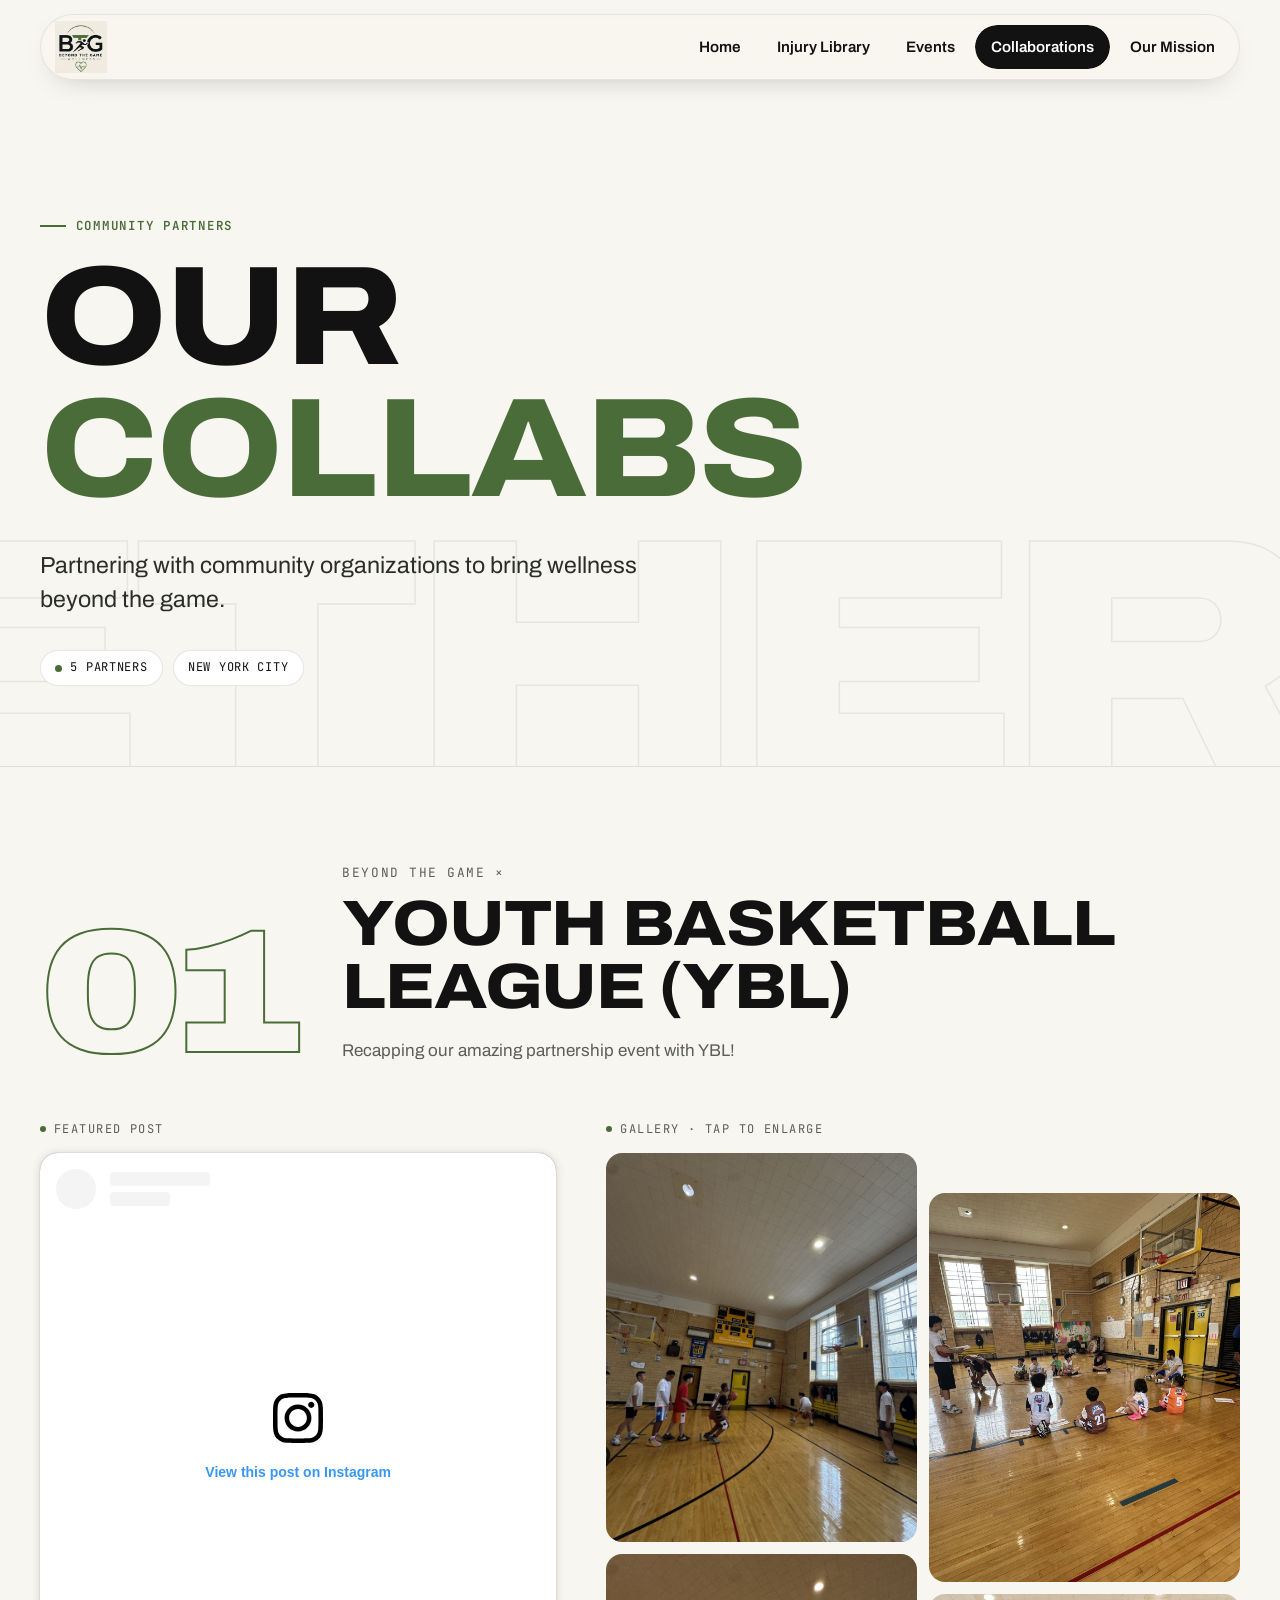
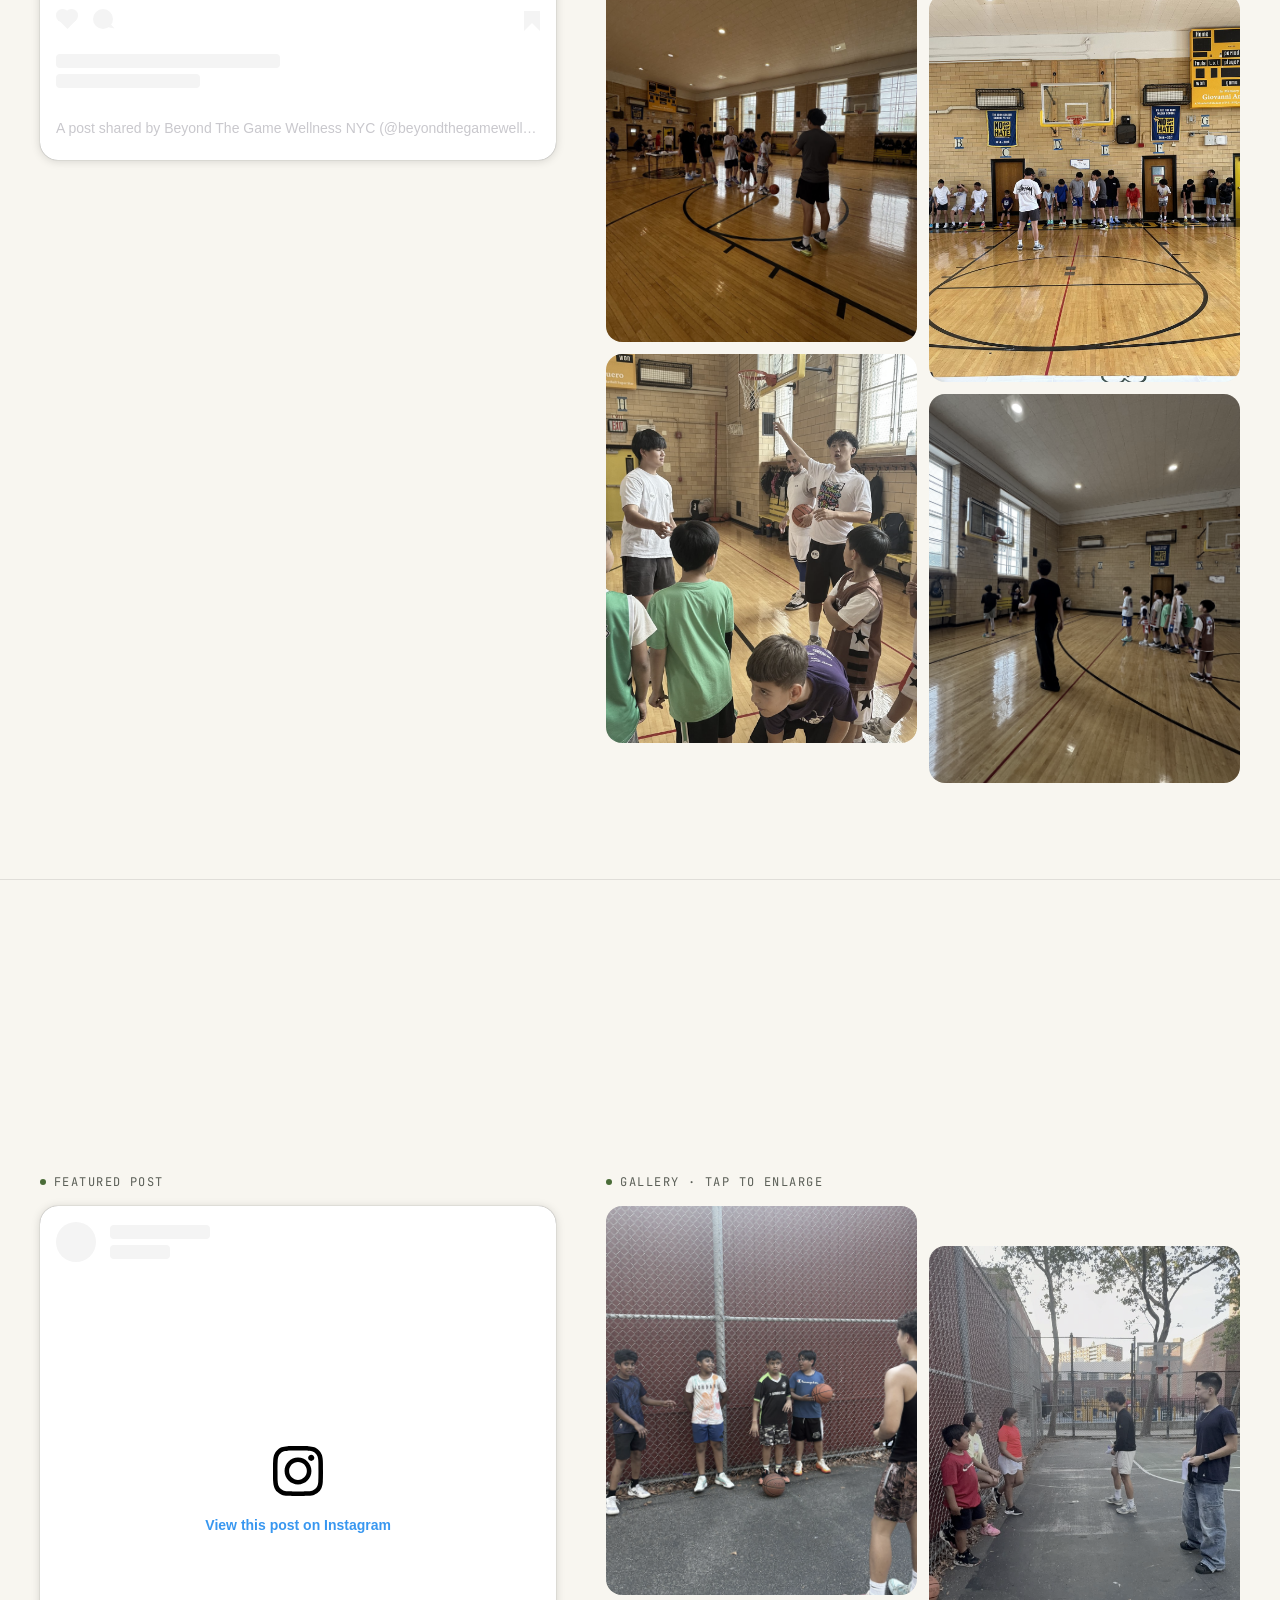
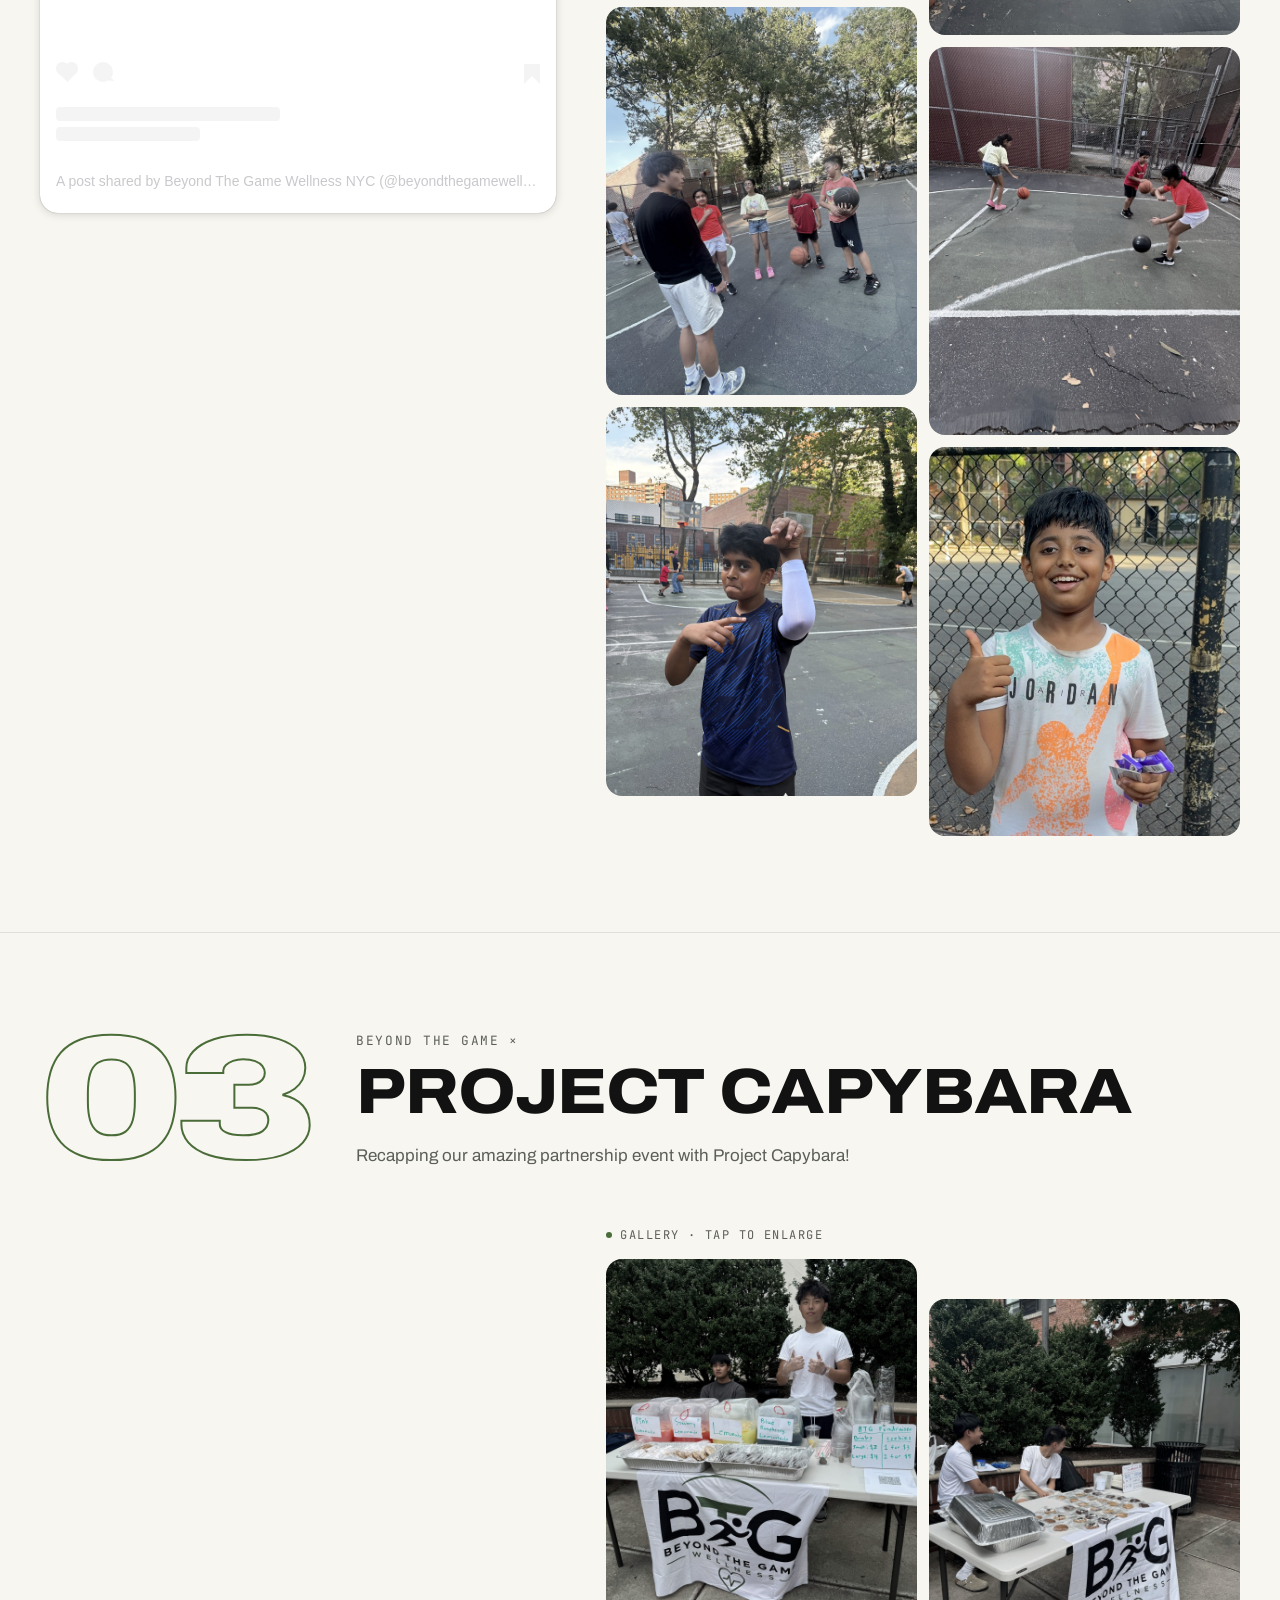
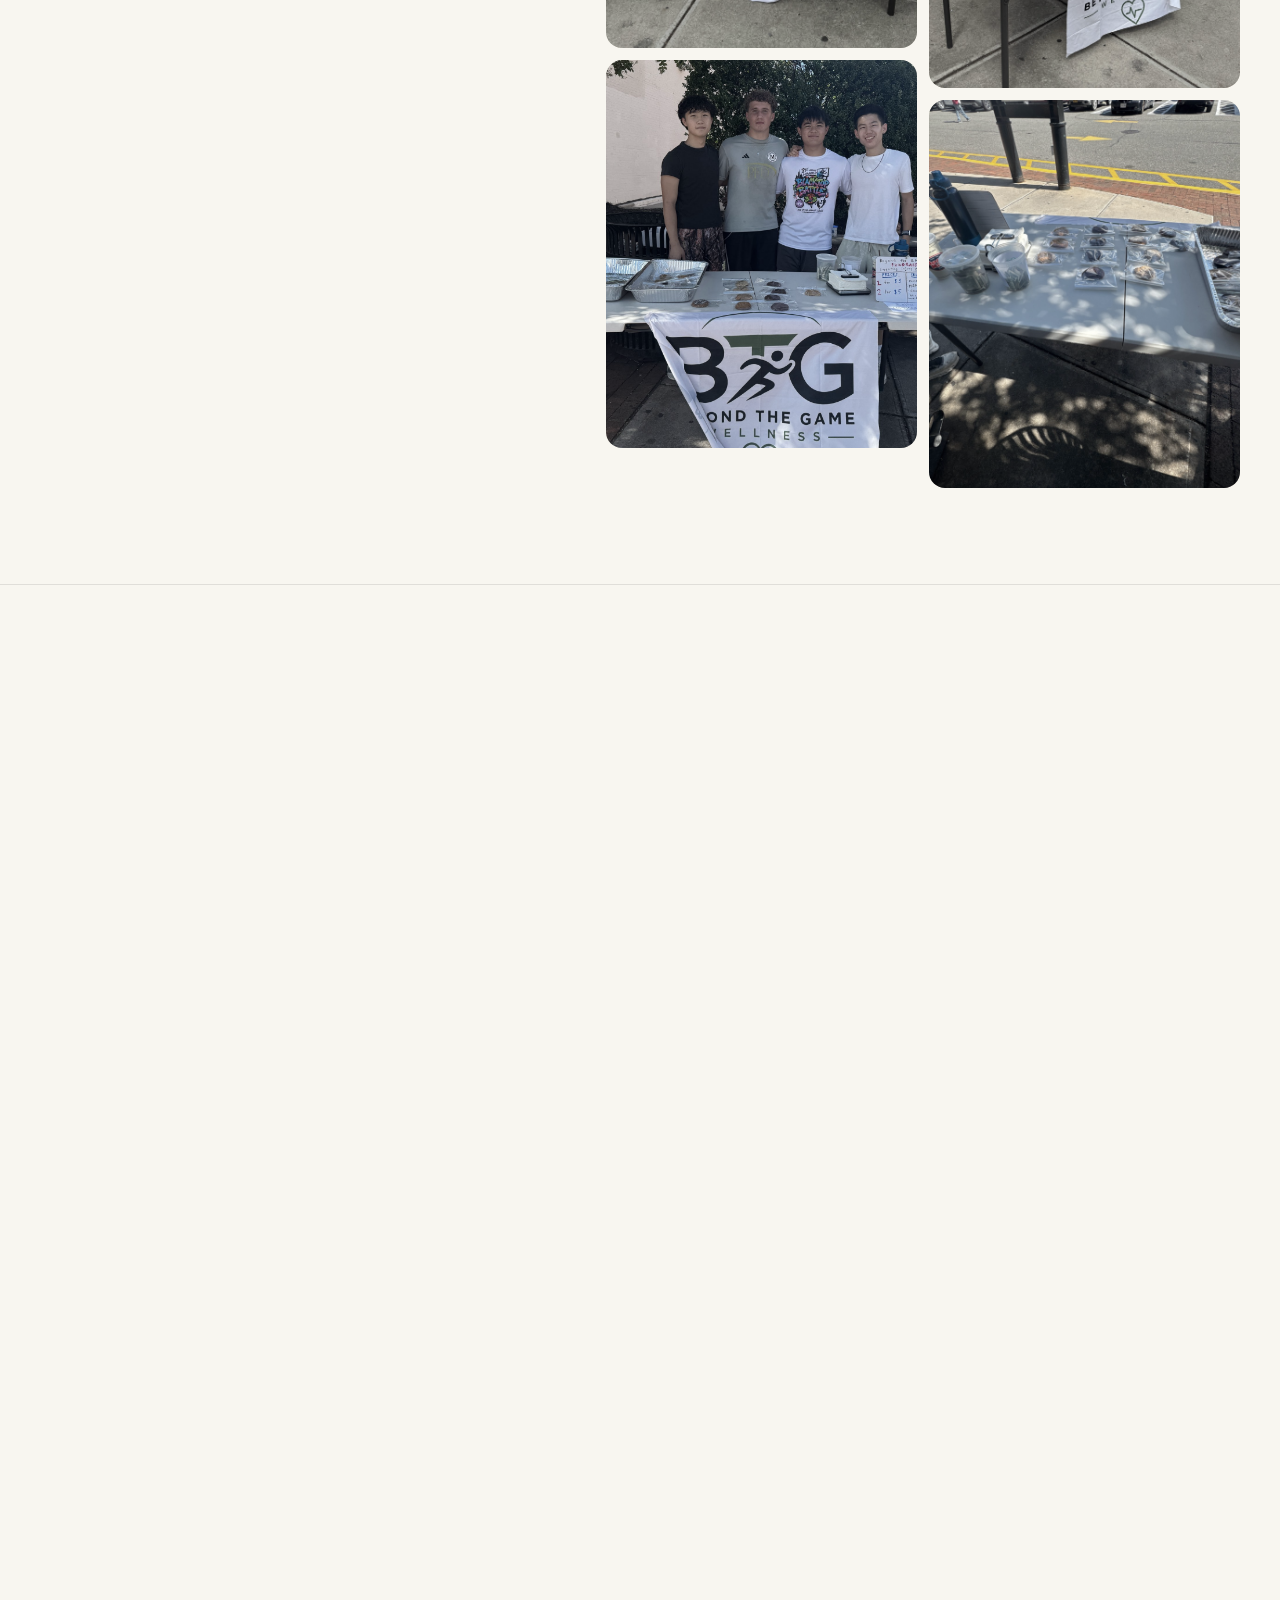
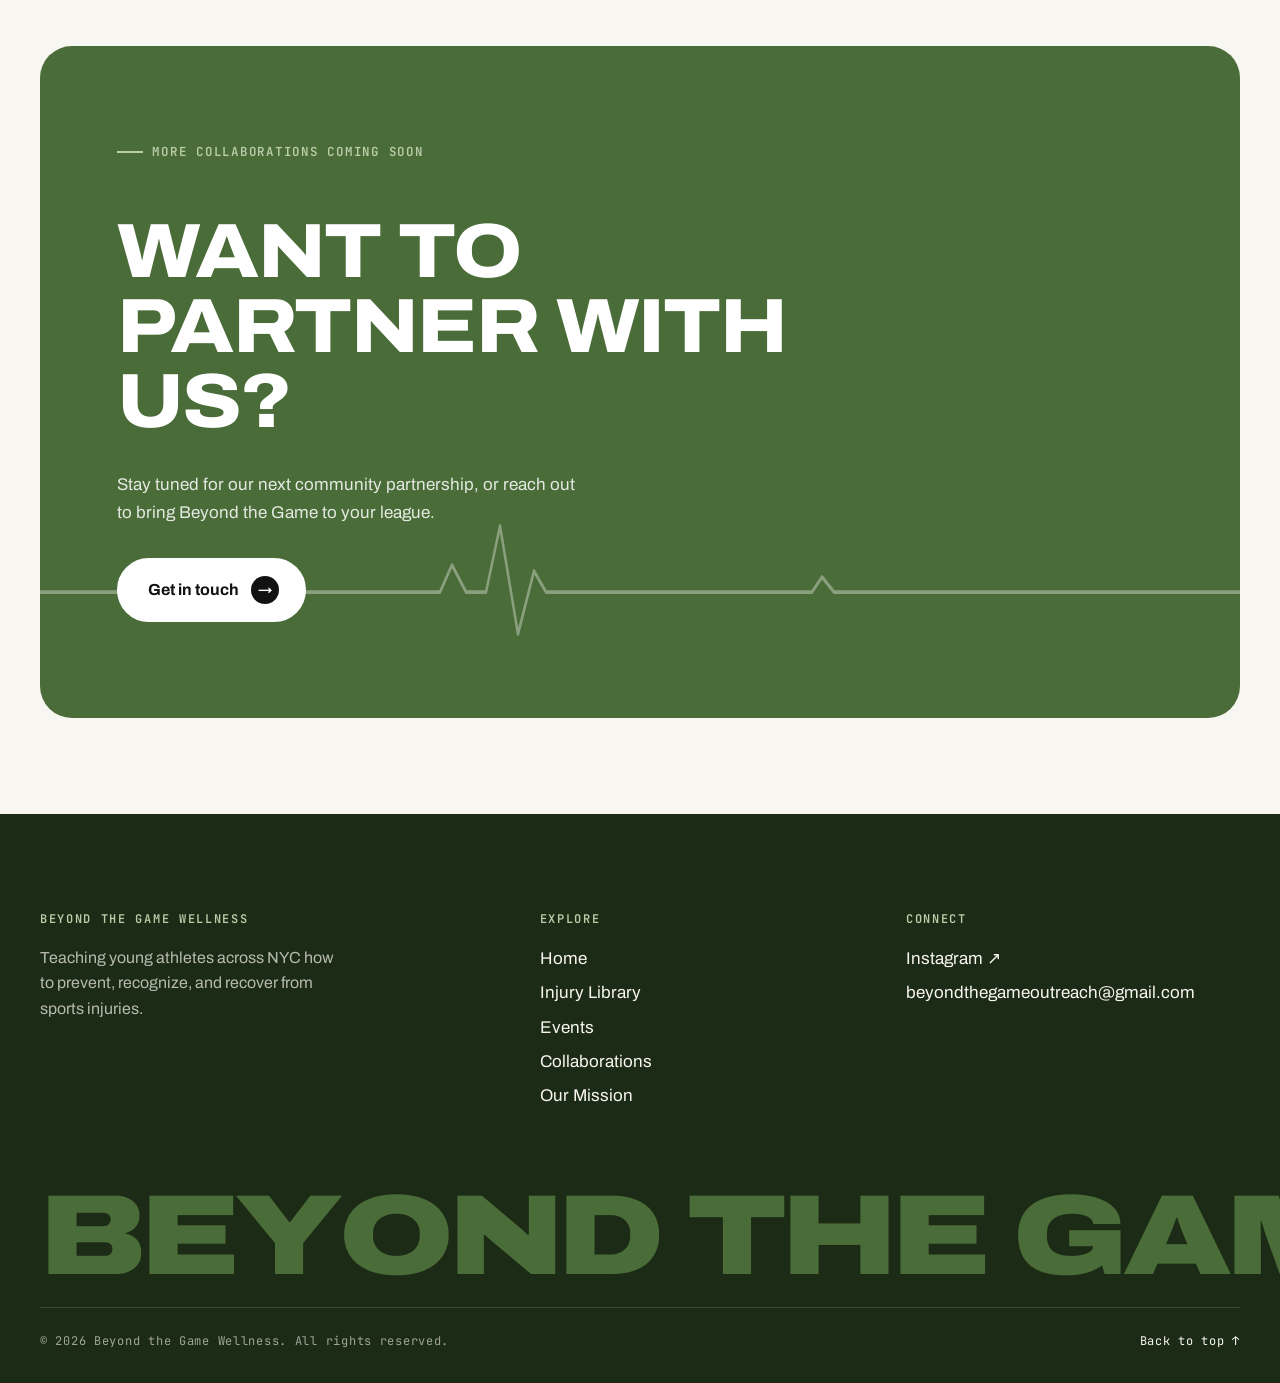
<file: collaborations.html>
<!DOCTYPE html>
<html lang="en">
<head>
    <meta charset="UTF-8">
    <meta name="viewport" content="width=device-width, initial-scale=1.0">
    <title>Collaborations | Beyond the Game Wellness</title>
    <meta name="theme-color" content="#4A6C38">
    <link rel="icon" href="beyondthegame.png">
    <link rel="preconnect" href="https://fonts.googleapis.com">
    <link rel="preconnect" href="https://fonts.gstatic.com" crossorigin>
    <link href="https://fonts.googleapis.com/css2?family=Archivo:ital,wdth,wght@0,62..125,100..900;1,62..125,100..900&family=JetBrains+Mono:wght@400;600&display=swap" rel="stylesheet">
    <link rel="stylesheet" href="style.css">
    <script>document.documentElement.classList.add('js');</script>
</head>
<body>

    <!-- Page transition curtain -->
    <div class="curtain is-entering" aria-hidden="true">
        <div class="curtain-inner">
            <svg viewBox="0 0 400 80"><path d="M0 40 H140 L156 40 L168 14 L184 68 L198 28 L208 40 H400"/></svg>
            <span class="curtain-label">Beyond the Game</span>
        </div>
    </div>

    <header class="site-header">
        <div class="nav-pill">
            <a href="index.html" class="brand" aria-label="Beyond the Game Wellness home">
                <img src="beyondthegame.png" alt="Beyond the Game Wellness logo">
            </a>
            <nav class="nav" aria-label="Main">
                <ul>
                    <li><a href="index.html">Home</a></li>
                    <li><a href="injurylibrary.html">Injury Library</a></li>
                    <li><a href="events.html">Events</a></li>
                    <li><a href="collaborations.html" class="active" aria-current="page">Collaborations</a></li>
                    <li><a href="about.html">Our Mission</a></li>
                </ul>
            </nav>
            <button class="menu-toggle" aria-expanded="false" aria-controls="mobile-menu">
                <span></span><span></span><span class="sr-only">Menu</span>
            </button>
        </div>
    </header>

    <div class="mobile-menu" id="mobile-menu">
        <ul>
            <li><a href="index.html">Home</a></li>
            <li><a href="injurylibrary.html">Injury Library</a></li>
            <li><a href="events.html">Events</a></li>
            <li><a href="collaborations.html">Collaborations</a></li>
            <li><a href="about.html">Our Mission</a></li>
        </ul>
        <p class="mm-foot">@beyondthegamewellness · beyondthegameoutreach@gmail.com</p>
    </div>

    <span id="top"></span>
    <main>
        <section class="page-hero">
            <div class="wrap">
                <p class="eyebrow" data-reveal>Community partners</p>
                <h1 class="lines"><span class="line"><span>Our</span></span><span class="line"><span class="accent">Collabs</span></span></h1>
                <p class="lead" data-reveal style="--d:3">Partnering with community organizations to bring wellness beyond the game.</p>
                <div class="hero-meta" data-reveal style="--d:4">
                    <span class="chip"><span class="dot"></span>5 partners</span>
                    <span class="chip">New York City</span>
                </div>
            </div>
            <div class="ghost-word" aria-hidden="true">Together</div>
        </section>

        <!-- ==========================================
             COLLABORATION 01: YOUTH BASKETBALL LEAGUE (YBL) x BTG
        =========================================== -->
        <section class="collab" id="ybl">
            <div class="wrap">
                <div class="collab-head">
                    <div class="collab-num" data-reveal="left">01</div>
                    <div>
                        <span class="x" data-reveal>Beyond The Game ×</span>
                        <h2 class="lines"><span class="line"><span>Youth Basketball League (YBL)</span></span></h2>
                        <p data-reveal style="--d:2">Recapping our amazing partnership event with YBL!</p>
                    </div>
                </div>
                <div class="collab-body">
                    <div class="collab-post" data-reveal>
                        <p class="label-sm">Featured post</p>
                    <!-- INSTAGRAM EMBED CODE -->
                    <blockquote class="instagram-media" data-instgrm-permalink="https://www.instagram.com/p/Dbb4MYqiYr7/?utm_source=ig_embed&amp;utm_campaign=loading" data-instgrm-version="14" style=" background:#FFF; border:0; border-radius:3px; box-shadow:0 0 1px 0 rgba(0,0,0,0.5),0 1px 10px 0 rgba(0,0,0,0.15); margin: 1px auto; max-width:540px; min-width:326px; padding:0; width:99.375%; width:-webkit-calc(100% - 2px); width:calc(100% - 2px);">
<div style="padding:16px;">
<a href="https://www.instagram.com/p/Dbb4MYqiYr7/?utm_source=ig_embed&amp;utm_campaign=loading" style=" background:#FFFFFF; line-height:0; padding:0 0; text-align:center; text-decoration:none; width:100%;" target="_blank">
<div style=" display: flex; flex-direction: row; align-items: center;">
<div style="background-color: #F4F4F4; border-radius: 50%; flex-grow: 0; height: 40px; margin-right: 14px; width: 40px;"></div>
<div style="display: flex; flex-direction: column; flex-grow: 1; justify-content: center;">
<div style=" background-color: #F4F4F4; border-radius: 4px; flex-grow: 0; height: 14px; margin-bottom: 6px; width: 100px;"></div>
<div style=" background-color: #F4F4F4; border-radius: 4px; flex-grow: 0; height: 14px; width: 60px;"></div>
</div>
</div>
<div style="padding: 19% 0;"></div>
<div style="display:block; height:50px; margin:0 auto 12px; width:50px;">
<svg height="50px" version="1.1" viewbox="0 0 60 60" width="50px" xmlns="https://www.w3.org/2000/svg" xmlns:xlink="https://www.w3.org/1999/xlink"><g fill="none" fill-rule="evenodd" stroke="none" stroke-width="1"><g fill="#000000" transform="translate(-511.000000, -20.000000)"><g><path d="M556.869,30.41 C554.814,30.41 553.148,32.076 553.148,34.131 C553.148,36.186 554.814,37.852 556.869,37.852 C558.924,37.852 560.59,36.186 560.59,34.131 C560.59,32.076 558.924,30.41 556.869,30.41 M541,60.657 C535.114,60.657 530.342,55.887 530.342,50 C530.342,44.114 535.114,39.342 541,39.342 C546.887,39.342 551.658,44.114 551.658,50 C551.658,55.887 546.887,60.657 541,60.657 M541,33.886 C532.1,33.886 524.886,41.1 524.886,50 C524.886,58.899 532.1,66.113 541,66.113 C549.9,66.113 557.115,58.899 557.115,50 C557.115,41.1 549.9,33.886 541,33.886 M565.378,62.101 C565.244,65.022 564.756,66.606 564.346,67.663 C563.803,69.06 563.154,70.057 562.106,71.106 C561.058,72.155 560.06,72.803 558.662,73.347 C557.607,73.757 556.021,74.244 553.102,74.378 C549.944,74.521 548.997,74.552 541,74.552 C533.003,74.552 532.056,74.521 528.898,74.378 C525.979,74.244 524.393,73.757 523.338,73.347 C521.94,72.803 520.942,72.155 519.894,71.106 C518.846,70.057 518.197,69.06 517.654,67.663 C517.244,66.606 516.755,65.022 516.623,62.101 C516.479,58.943 516.448,57.996 516.448,50 C516.448,42.003 516.479,41.056 516.623,37.899 C516.755,34.978 517.244,33.391 517.654,32.338 C518.197,30.938 518.846,29.942 519.894,28.894 C520.942,27.846 521.94,27.196 523.338,26.654 C524.393,26.244 525.979,25.756 528.898,25.623 C532.057,25.479 533.004,25.448 541,25.448 C548.997,25.448 549.943,25.479 553.102,25.623 C556.021,25.756 557.607,26.244 558.662,26.654 C560.06,27.196 561.058,27.846 562.106,28.894 C563.154,29.942 563.803,30.938 564.346,32.338 C564.756,33.391 565.244,34.978 565.378,37.899 C565.522,41.056 565.552,42.003 565.552,50 C565.552,57.996 565.522,58.943 565.378,62.101 M570.82,37.631 C570.674,34.438 570.167,32.258 569.425,30.349 C568.659,28.377 567.633,26.702 565.965,25.035 C564.297,23.368 562.623,22.342 560.652,21.575 C558.743,20.834 556.562,20.326 553.369,20.18 C550.169,20.033 549.148,20 541,20 C532.853,20 531.831,20.033 528.631,20.18 C525.438,20.326 523.257,20.834 521.349,21.575 C519.376,22.342 517.703,23.368 516.035,25.035 C514.368,26.702 513.342,28.377 512.574,30.349 C511.834,32.258 511.326,34.438 511.181,37.631 C511.035,40.831 511,41.851 511,50 C511,58.147 511.035,59.17 511.181,62.369 C511.326,65.562 511.834,67.743 512.574,69.651 C513.342,71.625 514.368,73.296 516.035,74.965 C517.703,76.634 519.376,77.658 521.349,78.425 C523.257,79.167 525.438,79.673 528.631,79.82 C531.831,79.965 532.853,80.001 541,80.001 C549.148,80.001 550.169,79.965 553.369,79.82 C556.562,79.673 558.743,79.167 560.652,78.425 C562.623,77.658 564.297,76.634 565.965,74.965 C567.633,73.296 568.659,71.625 569.425,69.651 C570.167,67.743 570.674,65.562 570.82,62.369 C570.966,59.17 571,58.147 571,50 C571,41.851 570.966,40.831 570.82,37.631"></path></g></g></g></svg>
</div>
<div style="padding-top: 8px;">
<div style=" color:#3897f0; font-family:Arial,sans-serif; font-size:14px; font-style:normal; font-weight:550; line-height:18px;">View this post on Instagram</div>
</div>
<div style="padding: 12.5% 0;"></div>
<div style="display: flex; flex-direction: row; margin-bottom: 14px; align-items: center;">
<div>
<div style="background-color: #F4F4F4; border-radius: 50%; height: 12.5px; width: 12.5px; transform: translateX(0px) translateY(7px);"></div>
<div style="background-color: #F4F4F4; height: 12.5px; transform: rotate(-45deg) translateX(3px) translateY(1px); width: 12.5px; flex-grow: 0; margin-right: 14px; margin-left: 2px;"></div>
<div style="background-color: #F4F4F4; border-radius: 50%; height: 12.5px; width: 12.5px; transform: translateX(9px) translateY(-18px);"></div>
</div>
<div style="margin-left: 8px;">
<div style=" background-color: #F4F4F4; border-radius: 50%; flex-grow: 0; height: 20px; width: 20px;"></div>
<div style=" width: 0; height: 0; border-top: 2px solid transparent; border-left: 6px solid #f4f4f4; border-bottom: 2px solid transparent; transform: translateX(16px) translateY(-4px) rotate(30deg)"></div>
</div>
<div style="margin-left: auto;">
<div style=" width: 0px; border-top: 8px solid #F4F4F4; border-right: 8px solid transparent; transform: translateY(16px);"></div>
<div style=" background-color: #F4F4F4; flex-grow: 0; height: 12px; width: 16px; transform: translateY(-4px);"></div>
<div style=" width: 0; height: 0; border-top: 8px solid #F4F4F4; border-left: 8px solid transparent; transform: translateY(-4px) translateX(8px);"></div>
</div>
</div>
<div style="display: flex; flex-direction: column; flex-grow: 1; justify-content: center; margin-bottom: 24px;">
<div style=" background-color: #F4F4F4; border-radius: 4px; flex-grow: 0; height: 14px; margin-bottom: 6px; width: 224px;"></div>
<div style=" background-color: #F4F4F4; border-radius: 4px; flex-grow: 0; height: 14px; width: 144px;"></div>
</div>
</a>
<p style=" color:#c9c8cd; font-family:Arial,sans-serif; font-size:14px; line-height:17px; margin-bottom:0; margin-top:8px; overflow:hidden; padding:8px 0 7px; text-align:center; text-overflow:ellipsis; white-space:nowrap;">
<a href="https://www.instagram.com/p/Dbb4MYqiYr7/?utm_source=ig_embed&amp;utm_campaign=loading" style=" color:#c9c8cd; font-family:Arial,sans-serif; font-size:14px; font-style:normal; font-weight:normal; line-height:17px; text-decoration:none;" target="_blank">A post shared by Beyond The Game Wellness NYC (@beyondthegamewellness)</a>
</p>
</div>
</blockquote>
                    <!-- END OF INSTAGRAM EMBED CODE -->
                    </div>
                    <div>
                        <p class="label-sm">Gallery · tap to enlarge</p>
                        <!-- Photos live in the YBLXBTG folder -->
                    <div class="gallery">
                        <button class="shot" type="button" aria-label="View YBL photo 1"><img src="YBLXBTG/gavinteaching-yblxbtg.jpg" alt="YBL x BTG Photo 1" loading="lazy"></button>
                        <button class="shot" type="button" aria-label="View YBL photo 2"><img src="YBLXBTG/brandonteaching-yblxbtg.jpg" alt="YBL x BTG Photo 2" loading="lazy"></button>
                        <button class="shot" type="button" aria-label="View YBL photo 3"><img src="YBLXBTG/jiateaching-yblxbtg.jpg" alt="YBL x BTG Photo 3" loading="lazy"></button>
                        <button class="shot" type="button" aria-label="View YBL photo 4"><img src="YBLXBTG/gavinandjiateaching-yblxbtg.jpg" alt="YBL x BTG Photo 4" loading="lazy"></button>
                        <button class="shot" type="button" aria-label="View YBL photo 5"><img src="YBLXBTG/brandonandjiaandgavinteaching-yblxbtg.jpg" alt="YBL x BTG Photo 5" loading="lazy"></button>
                        <button class="shot" type="button" aria-label="View YBL photo 6"><img src="YBLXBTG/jaydenteaching-yblxbtg.jpg" alt="YBL x BTG Photo 6" loading="lazy"></button>
                    </div>
                    </div>
                </div>
            </div>
        </section>
        <!-- ==========================================
             COLLABORATION 02: TINY BALLERS REGO x BTG
        =========================================== -->
        <section class="collab" id="tiny-ballers">
            <div class="wrap">
                <div class="collab-head">
                    <div class="collab-num" data-reveal="left">02</div>
                    <div>
                        <span class="x" data-reveal>Beyond The Game ×</span>
                        <h2 class="lines"><span class="line"><span>Tiny Ballers Rego</span></span></h2>
                        <p data-reveal style="--d:2">Recapping our amazing partnership event with Tiny Ballers Rego!</p>
                    </div>
                </div>
                <div class="collab-body">
                    <div class="collab-post" data-reveal>
                        <p class="label-sm">Featured post</p>
                    <!-- INSTAGRAM EMBED CODE -->
                    <blockquote class="instagram-media" data-instgrm-permalink="https://www.instagram.com/p/DcNNE64lnmo/?utm_source=ig_embed&amp;utm_campaign=loading" data-instgrm-version="14" style=" background:#FFF; border:0; border-radius:3px; box-shadow:0 0 1px 0 rgba(0,0,0,0.5),0 1px 10px 0 rgba(0,0,0,0.15); margin: 1px auto; max-width:540px; min-width:326px; padding:0; width:99.375%; width:-webkit-calc(100% - 2px); width:calc(100% - 2px);"><div style="padding:16px;"> <a href="https://www.instagram.com/p/DcNNE64lnmo/?utm_source=ig_embed&amp;utm_campaign=loading" style=" background:#FFFFFF; line-height:0; padding:0 0; text-align:center; text-decoration:none; width:100%;" target="_blank"> <div style=" display: flex; flex-direction: row; align-items: center;"> <div style="background-color: #F4F4F4; border-radius: 50%; flex-grow: 0; height: 40px; margin-right: 14px; width: 40px;"></div> <div style="display: flex; flex-direction: column; flex-grow: 1; justify-content: center;"> <div style=" background-color: #F4F4F4; border-radius: 4px; flex-grow: 0; height: 14px; margin-bottom: 6px; width: 100px;"></div> <div style=" background-color: #F4F4F4; border-radius: 4px; flex-grow: 0; height: 14px; width: 60px;"></div></div></div><div style="padding: 19% 0;"></div> <div style="display:block; height:50px; margin:0 auto 12px; width:50px;"><svg height="50px" version="1.1" viewbox="0 0 60 60" width="50px" xmlns="https://www.w3.org/2000/svg" xmlns:xlink="https://www.w3.org/1999/xlink"><g fill="none" fill-rule="evenodd" stroke="none" stroke-width="1"><g fill="#000000" transform="translate(-511.000000, -20.000000)"><g><path d="M556.869,30.41 C554.814,30.41 553.148,32.076 553.148,34.131 C553.148,36.186 554.814,37.852 556.869,37.852 C558.924,37.852 560.59,36.186 560.59,34.131 C560.59,32.076 558.924,30.41 556.869,30.41 M541,60.657 C535.114,60.657 530.342,55.887 530.342,50 C530.342,44.114 535.114,39.342 541,39.342 C546.887,39.342 551.658,44.114 551.658,50 C551.658,55.887 546.887,60.657 541,60.657 M541,33.886 C532.1,33.886 524.886,41.1 524.886,50 C524.886,58.899 532.1,66.113 541,66.113 C549.9,66.113 557.115,58.899 557.115,50 C557.115,41.1 549.9,33.886 541,33.886 M565.378,62.101 C565.244,65.022 564.756,66.606 564.346,67.663 C563.803,69.06 563.154,70.057 562.106,71.106 C561.058,72.155 560.06,72.803 558.662,73.347 C557.607,73.757 556.021,74.244 553.102,74.378 C549.944,74.521 548.997,74.552 541,74.552 C533.003,74.552 532.056,74.521 528.898,74.378 C525.979,74.244 524.393,73.757 523.338,73.347 C521.94,72.803 520.942,72.155 519.894,71.106 C518.846,70.057 518.197,69.06 517.654,67.663 C517.244,66.606 516.755,65.022 516.623,62.101 C516.479,58.943 516.448,57.996 516.448,50 C516.448,42.003 516.479,41.056 516.623,37.899 C516.755,34.978 517.244,33.391 517.654,32.338 C518.197,30.938 518.846,29.942 519.894,28.894 C520.942,27.846 521.94,27.196 523.338,26.654 C524.393,26.244 525.979,25.756 528.898,25.623 C532.057,25.479 533.004,25.448 541,25.448 C548.997,25.448 549.943,25.479 553.102,25.623 C556.021,25.756 557.607,26.244 558.662,26.654 C560.06,27.196 561.058,27.846 562.106,28.894 C563.154,29.942 563.803,30.938 564.346,32.338 C564.756,33.391 565.244,34.978 565.378,37.899 C565.522,41.056 565.552,42.003 565.552,50 C565.552,57.996 565.522,58.943 565.378,62.101 M570.82,37.631 C570.674,34.438 570.167,32.258 569.425,30.349 C568.659,28.377 567.633,26.702 565.965,25.035 C564.297,23.368 562.623,22.342 560.652,21.575 C558.743,20.834 556.562,20.326 553.369,20.18 C550.169,20.033 549.148,20 541,20 C532.853,20 531.831,20.033 528.631,20.18 C525.438,20.326 523.257,20.834 521.349,21.575 C519.376,22.342 517.703,23.368 516.035,25.035 C514.368,26.702 513.342,28.377 512.574,30.349 C511.834,32.258 511.326,34.438 511.181,37.631 C511.035,40.831 511,41.851 511,50 C511,58.147 511.035,59.17 511.181,62.369 C511.326,65.562 511.834,67.743 512.574,69.651 C513.342,71.625 514.368,73.296 516.035,74.965 C517.703,76.634 519.376,77.658 521.349,78.425 C523.257,79.167 525.438,79.673 528.631,79.82 C531.831,79.965 532.853,80.001 541,80.001 C549.148,80.001 550.169,79.965 553.369,79.82 C556.562,79.673 558.743,79.167 560.652,78.425 C562.623,77.658 564.297,76.634 565.965,74.965 C567.633,73.296 568.659,71.625 569.425,69.651 C570.167,67.743 570.674,65.562 570.82,62.369 C570.966,59.17 571,58.147 571,50 C571,41.851 570.966,40.831 570.82,37.631"></path></g></g></g></svg></div><div style="padding-top: 8px;"> <div style=" color:#3897f0; font-family:Arial,sans-serif; font-size:14px; font-style:normal; font-weight:550; line-height:18px;">View this post on Instagram</div></div><div style="padding: 12.5% 0;"></div> <div style="display: flex; flex-direction: row; margin-bottom: 14px; align-items: center;"><div> <div style="background-color: #F4F4F4; border-radius: 50%; height: 12.5px; width: 12.5px; transform: translateX(0px) translateY(7px);"></div> <div style="background-color: #F4F4F4; height: 12.5px; transform: rotate(-45deg) translateX(3px) translateY(1px); width: 12.5px; flex-grow: 0; margin-right: 14px; margin-left: 2px;"></div> <div style="background-color: #F4F4F4; border-radius: 50%; height: 12.5px; width: 12.5px; transform: translateX(9px) translateY(-18px);"></div></div><div style="margin-left: 8px;"> <div style=" background-color: #F4F4F4; border-radius: 50%; flex-grow: 0; height: 20px; width: 20px;"></div> <div style=" width: 0; height: 0; border-top: 2px solid transparent; border-left: 6px solid #f4f4f4; border-bottom: 2px solid transparent; transform: translateX(16px) translateY(-4px) rotate(30deg)"></div></div><div style="margin-left: auto;"> <div style=" width: 0px; border-top: 8px solid #F4F4F4; border-right: 8px solid transparent; transform: translateY(16px);"></div> <div style=" background-color: #F4F4F4; flex-grow: 0; height: 12px; width: 16px; transform: translateY(-4px);"></div> <div style=" width: 0; height: 0; border-top: 8px solid #F4F4F4; border-left: 8px solid transparent; transform: translateY(-4px) translateX(8px);"></div></div></div> <div style="display: flex; flex-direction: column; flex-grow: 1; justify-content: center; margin-bottom: 24px;"> <div style=" background-color: #F4F4F4; border-radius: 4px; flex-grow: 0; height: 14px; margin-bottom: 6px; width: 224px;"></div> <div style=" background-color: #F4F4F4; border-radius: 4px; flex-grow: 0; height: 14px; width: 144px;"></div></div></a><p style=" color:#c9c8cd; font-family:Arial,sans-serif; font-size:14px; line-height:17px; margin-bottom:0; margin-top:8px; overflow:hidden; padding:8px 0 7px; text-align:center; text-overflow:ellipsis; white-space:nowrap;"><a href="https://www.instagram.com/p/DcNNE64lnmo/?utm_source=ig_embed&amp;utm_campaign=loading" style=" color:#c9c8cd; font-family:Arial,sans-serif; font-size:14px; font-style:normal; font-weight:normal; line-height:17px; text-decoration:none;" target="_blank">A post shared by Beyond The Game Wellness NYC (@beyondthegamewellness)</a></p></div></blockquote>
                    <!-- END OF INSTAGRAM EMBED CODE -->
                    </div>
                    <div>
                        <p class="label-sm">Gallery · tap to enlarge</p>
                        <!-- Photos live in the TINYBALLERSXBTG folder -->
                    <div class="gallery">
                        <button class="shot" type="button" aria-label="View Tiny Ballers photo 1"><img src="TINYBALLERSXBTG/1tbrxbtg.jpg" alt="Tiny Ballers x BTG Photo 1" loading="lazy"></button>
                        <button class="shot" type="button" aria-label="View Tiny Ballers photo 2"><img src="TINYBALLERSXBTG/2tbrxbtg.jpg" alt="Tiny Ballers x BTG Photo 2" loading="lazy"></button>
                        <button class="shot" type="button" aria-label="View Tiny Ballers photo 3"><img src="TINYBALLERSXBTG/5tbrxbtg.jpg" alt="Tiny Ballers x BTG Photo 3" loading="lazy"></button>
                        <button class="shot" type="button" aria-label="View Tiny Ballers photo 4"><img src="TINYBALLERSXBTG/6tbrxbtg.jpg" alt="Tiny Ballers x BTG Photo 4" loading="lazy"></button>
                        <button class="shot" type="button" aria-label="View Tiny Ballers photo 5"><img src="TINYBALLERSXBTG/3tbrxbtg.jpg" alt="Tiny Ballers x BTG Photo 5" loading="lazy"></button>
                        <button class="shot" type="button" aria-label="View Tiny Ballers photo 6"><img src="TINYBALLERSXBTG/7tbrxbtg.jpg" alt="Tiny Ballers x BTG Photo 6" loading="lazy"></button>
                    </div>
                    </div>
                </div>
            </div>
        </section>
        <!-- ==========================================
             COLLABORATION 03: PROJECT CAPYBARA x BTG
        =========================================== -->
        <section class="collab" id="project-capybara">
            <div class="wrap">
                <div class="collab-head">
                    <div class="collab-num" data-reveal="left">03</div>
                    <div>
                        <span class="x" data-reveal>Beyond The Game ×</span>
                        <h2 class="lines"><span class="line"><span>Project Capybara</span></span></h2>
                        <p data-reveal style="--d:2">Recapping our amazing partnership event with Project Capybara!</p>
                    </div>
                </div>
                <div class="collab-body">
                    <div class="collab-post" data-reveal>
                        <p class="label-sm">Featured post</p>
                        
                    <!-- INSTAGRAM EMBED CODE -->
                    <!-- Paste the Project Capybara Instagram embed code here (replace the placeholder box below).
                         On Instagram: open the post > ... > Embed > Copy embed code.
                         You can delete the <script> tag at the end of the copied code, since the page already loads it at the bottom. -->
                            <blockquote class="instagram-media" data-instgrm-captioned data-instgrm-permalink="https://www.instagram.com/p/DeLAgeCiSmY/?utm_source=ig_embed&amp;utm_campaign=loading" data-instgrm-version="14" style=" background:#FFF; border:0; border-radius:3px; box-shadow:0 0 1px 0 rgba(0,0,0,0.5),0 1px 10px 0 rgba(0,0,0,0.15); margin: 1px; max-width:540px; min-width:326px; padding:0; width:99.375%; width:-webkit-calc(100% - 2px); width:calc(100% - 2px);"><div style="padding:16px;"> <a href="https://www.instagram.com/p/DeLAgeCiSmY/?utm_source=ig_embed&amp;utm_campaign=loading" style=" background:#FFFFFF; line-height:0; padding:0 0; text-align:center; text-decoration:none; width:100%;" target="_blank"> <div style=" display: flex; flex-direction: row; align-items: center;"> <div style="background-color: #F4F4F4; border-radius: 50%; flex-grow: 0; height: 40px; margin-right: 14px; width: 40px;"></div> <div style="display: flex; flex-direction: column; flex-grow: 1; justify-content: center;"> <div style=" background-color: #F4F4F4; border-radius: 4px; flex-grow: 0; height: 14px; margin-bottom: 6px; width: 100px;"></div> <div style=" background-color: #F4F4F4; border-radius: 4px; flex-grow: 0; height: 14px; width: 60px;"></div></div></div><div style="padding: 19% 0;"></div> <div style="display:block; height:50px; margin:0 auto 12px; width:50px;"><svg width="50px" height="50px" viewBox="0 0 60 60" version="1.1" xmlns="https://www.w3.org/2000/svg" xmlns:xlink="https://www.w3.org/1999/xlink"><g stroke="none" stroke-width="1" fill="none" fill-rule="evenodd"><g transform="translate(-511.000000, -20.000000)" fill="#000000"><g><path d="M556.869,30.41 C554.814,30.41 553.148,32.076 553.148,34.131 C553.148,36.186 554.814,37.852 556.869,37.852 C558.924,37.852 560.59,36.186 560.59,34.131 C560.59,32.076 558.924,30.41 556.869,30.41 M541,60.657 C535.114,60.657 530.342,55.887 530.342,50 C530.342,44.114 535.114,39.342 541,39.342 C546.887,39.342 551.658,44.114 551.658,50 C551.658,55.887 546.887,60.657 541,60.657 M541,33.886 C532.1,33.886 524.886,41.1 524.886,50 C524.886,58.899 532.1,66.113 541,66.113 C549.9,66.113 557.115,58.899 557.115,50 C557.115,41.1 549.9,33.886 541,33.886 M565.378,62.101 C565.244,65.022 564.756,66.606 564.346,67.663 C563.803,69.06 563.154,70.057 562.106,71.106 C561.058,72.155 560.06,72.803 558.662,73.347 C557.607,73.757 556.021,74.244 553.102,74.378 C549.944,74.521 548.997,74.552 541,74.552 C533.003,74.552 532.056,74.521 528.898,74.378 C525.979,74.244 524.393,73.757 523.338,73.347 C521.94,72.803 520.942,72.155 519.894,71.106 C518.846,70.057 518.197,69.06 517.654,67.663 C517.244,66.606 516.755,65.022 516.623,62.101 C516.479,58.943 516.448,57.996 516.448,50 C516.448,42.003 516.479,41.056 516.623,37.899 C516.755,34.978 517.244,33.391 517.654,32.338 C518.197,30.938 518.846,29.942 519.894,28.894 C520.942,27.846 521.94,27.196 523.338,26.654 C524.393,26.244 525.979,25.756 528.898,25.623 C532.057,25.479 533.004,25.448 541,25.448 C548.997,25.448 549.943,25.479 553.102,25.623 C556.021,25.756 557.607,26.244 558.662,26.654 C560.06,27.196 561.058,27.846 562.106,28.894 C563.154,29.942 563.803,30.938 564.346,32.338 C564.756,33.391 565.244,34.978 565.378,37.899 C565.522,41.056 565.552,42.003 565.552,50 C565.552,57.996 565.522,58.943 565.378,62.101 M570.82,37.631 C570.674,34.438 570.167,32.258 569.425,30.349 C568.659,28.377 567.633,26.702 565.965,25.035 C564.297,23.368 562.623,22.342 560.652,21.575 C558.743,20.834 556.562,20.326 553.369,20.18 C550.169,20.033 549.148,20 541,20 C532.853,20 531.831,20.033 528.631,20.18 C525.438,20.326 523.257,20.834 521.349,21.575 C519.376,22.342 517.703,23.368 516.035,25.035 C514.368,26.702 513.342,28.377 512.574,30.349 C511.834,32.258 511.326,34.438 511.181,37.631 C511.035,40.831 511,41.851 511,50 C511,58.147 511.035,59.17 511.181,62.369 C511.326,65.562 511.834,67.743 512.574,69.651 C513.342,71.625 514.368,73.296 516.035,74.965 C517.703,76.634 519.376,77.658 521.349,78.425 C523.257,79.167 525.438,79.673 528.631,79.82 C531.831,79.965 532.853,80.001 541,80.001 C549.148,80.001 550.169,79.965 553.369,79.82 C556.562,79.673 558.743,79.167 560.652,78.425 C562.623,77.658 564.297,76.634 565.965,74.965 C567.633,73.296 568.659,71.625 569.425,69.651 C570.167,67.743 570.674,65.562 570.82,62.369 C570.966,59.17 571,58.147 571,50 C571,41.851 570.966,40.831 570.82,37.631"></path></g></g></g></svg></div><div style="padding-top: 8px;"> <div style=" color:#3897f0; font-family:Arial,sans-serif; font-size:14px; font-style:normal; font-weight:550; line-height:18px;">View this post on Instagram</div></div><div style="padding: 12.5% 0;"></div> <div style="display: flex; flex-direction: row; margin-bottom: 14px; align-items: center;"><div> <div style="background-color: #F4F4F4; border-radius: 50%; height: 12.5px; width: 12.5px; transform: translateX(0px) translateY(7px);"></div> <div style="background-color: #F4F4F4; height: 12.5px; transform: rotate(-45deg) translateX(3px) translateY(1px); width: 12.5px; flex-grow: 0; margin-right: 14px; margin-left: 2px;"></div> <div style="background-color: #F4F4F4; border-radius: 50%; height: 12.5px; width: 12.5px; transform: translateX(9px) translateY(-18px);"></div></div><div style="margin-left: 8px;"> <div style=" background-color: #F4F4F4; border-radius: 50%; flex-grow: 0; height: 20px; width: 20px;"></div> <div style=" width: 0; height: 0; border-top: 2px solid transparent; border-left: 6px solid #f4f4f4; border-bottom: 2px solid transparent; transform: translateX(16px) translateY(-4px) rotate(30deg)"></div></div><div style="margin-left: auto;"> <div style=" width: 0px; border-top: 8px solid #F4F4F4; border-right: 8px solid transparent; transform: translateY(16px);"></div> <div style=" background-color: #F4F4F4; flex-grow: 0; height: 12px; width: 16px; transform: translateY(-4px);"></div> <div style=" width: 0; height: 0; border-top: 8px solid #F4F4F4; border-left: 8px solid transparent; transform: translateY(-4px) translateX(8px);"></div></div></div> <div style="display: flex; flex-direction: column; flex-grow: 1; justify-content: center; margin-bottom: 24px;"> <div style=" background-color: #F4F4F4; border-radius: 4px; flex-grow: 0; height: 14px; margin-bottom: 6px; width: 224px;"></div> <div style=" background-color: #F4F4F4; border-radius: 4px; flex-grow: 0; height: 14px; width: 144px;"></div></div></a><p style=" color:#c9c8cd; font-family:Arial,sans-serif; font-size:14px; line-height:17px; margin-bottom:0; margin-top:8px; overflow:hidden; padding:8px 0 7px; text-align:center; text-overflow:ellipsis; white-space:nowrap;"><a href="https://www.instagram.com/p/DeLAgeCiSmY/?utm_source=ig_embed&amp;utm_campaign=loading" style=" color:#c9c8cd; font-family:Arial,sans-serif; font-size:14px; font-style:normal; font-weight:normal; line-height:17px; text-decoration:none;" target="_blank">A post shared by Beyond The Game Wellness NYC (@beyondthegamewellness)</a></p></div></blockquote>
<script async src="//www.instagram.com/embed.js"></script>
                    <!-- END OF INSTAGRAM EMBED CODE -->
                    </div>
                    <div>
                        <p class="label-sm">Gallery · tap to enlarge</p>
                        <!-- Photos live in the PROJECTCAPYBARAXBTG folder -->
                    <div class="gallery">
                        <button class="shot" type="button" aria-label="View Project Capybara photo 1"><img src="PROJECTCAPYBARAXBTG/1pcxbtg.jpg" alt="Project Capybara x BTG Photo 1" loading="lazy"></button>
                        <button class="shot" type="button" aria-label="View Project Capybara photo 2"><img src="PROJECTCAPYBARAXBTG/2pcxbtg.jpg" alt="Project Capybara x BTG Photo 2" loading="lazy"></button>
                        <button class="shot" type="button" aria-label="View Project Capybara photo 3"><img src="PROJECTCAPYBARAXBTG/3pcxbtg.jpg" alt="Project Capybara x BTG Photo 3" loading="lazy"></button>
                        <button class="shot" type="button" aria-label="View Project Capybara photo 4"><img src="PROJECTCAPYBARAXBTG/4pcxbtg.jpg" alt="Project Capybara x BTG Photo 4" loading="lazy"></button>
                    </div>
                    </div>
                </div>
            </div>
        </section>

        <!-- ==========================================
             COLLABORATIONS 04 + 05 (logo only)
             Logos live in the LOGOS folder.
        =========================================== -->
        <section class="collab">
            <div class="wrap">
                <div class="logo-head">
                    <div>
                        <p class="eyebrow" data-reveal>Also teamed up with</p>
                        <h2 class="lines"><span class="line"><span>More community</span></span><span class="line"><span class="accent">partners</span></span></h2>
                    </div>
                </div>
                <div class="logo-collabs">
                    <article class="logo-tile" id="slt-hoops" data-reveal>
                        <div class="logo-box"><img src="LOGOS/slthoops-logo.png" alt="SLT Hoops logo"></div>
                        <div class="logo-meta">
                            <span class="num">04</span>
                            <div><span class="x">Beyond The Game ×</span><h3>SLT Hoops</h3></div>
                            <img class="btg-mini" src="beyondthegame.png" alt="" aria-hidden="true">
                        </div>
                    </article>
                    <article class="logo-tile" id="st-roberts" data-reveal style="--d:2">
                        <div class="logo-box"><img src="LOGOS/stroberts-logo.png" alt="St. Robert Bellarmine Roman Catholic Church logo"></div>
                        <div class="logo-meta">
                            <span class="num">05</span>
                            <div><span class="x">Beyond The Game ×</span><h3>St. Roberts Basketball</h3></div>
                            <img class="btg-mini" src="beyondthegame.png" alt="" aria-hidden="true">
                        </div>
                    </article>
                </div>
            </div>
        </section>

        <section class="section" style="padding-bottom:0">
            <div class="wrap">
                <div class="cta-band" data-reveal="scale">
                    <svg class="pulse-line " viewBox="0 0 1200 80" preserveAspectRatio="none" aria-hidden="true"><path class="trace" d="M0 50 H380 L400 50 L412 32 L426 50 L446 50 L460 6 L478 78 L494 36 L506 50 H760 L772 50 L782 40 L794 50 H1200"/></svg>
                    <p class="eyebrow on-dark">More collaborations coming soon</p>
                    <h2>Want to partner with us?</h2>
                    <p style="max-width:46ch;color:rgba(255,255,255,.85);margin:0">Stay tuned for our next community partnership, or reach out to bring Beyond the Game to your league.</p>
                    <a href="mailto:beyondthegameoutreach@gmail.com" class="btn light">Get in touch <span class="arrow">→</span></a>
                </div>
            </div>
        </section>
    </main>

    <footer class="site-footer">
        <div class="wrap">
            <div class="footer-top">
                <div>
                    <h4>Beyond the Game Wellness</h4>
                    <p>Teaching young athletes across NYC how to prevent, recognize, and recover from sports injuries.</p>
                </div>
                <div>
                    <h4>Explore</h4>
                    <ul>
                        <li><a href="index.html">Home</a></li>
                        <li><a href="injurylibrary.html">Injury Library</a></li>
                        <li><a href="events.html">Events</a></li>
                        <li><a href="collaborations.html">Collaborations</a></li>
                        <li><a href="about.html">Our Mission</a></li>
                    </ul>
                </div>
                <div>
                    <h4>Connect</h4>
                    <ul>
                        <li><a href="https://www.instagram.com/beyondthegamewellness" target="_blank" rel="noopener">Instagram ↗</a></li>
                        <li><a href="mailto:beyondthegameoutreach@gmail.com">beyondthegameoutreach@gmail.com</a></li>
                    </ul>
                </div>
            </div>
            <div class="footer-word" aria-hidden="true"><span>B</span><span>e</span><span>y</span><span>o</span><span>n</span><span>d</span><span>&nbsp;</span><span>t</span><span>h</span><span>e</span><span>&nbsp;</span><span>G</span><span>a</span><span>m</span><span>e</span></div>
            <div class="footer-bottom">
                <p>&copy; 2026 Beyond the Game Wellness. All rights reserved.</p>
                <a href="#top" class="to-top">Back to top ↑</a>
            </div>
        </div>
    </footer>

    <script src="site.js"></script>

    <!-- Instagram script at the very bottom so it works for ALL embedded posts on the page -->
    <script async src="https://www.instagram.com/embed.js"></script>
</body>
</html>
</file>
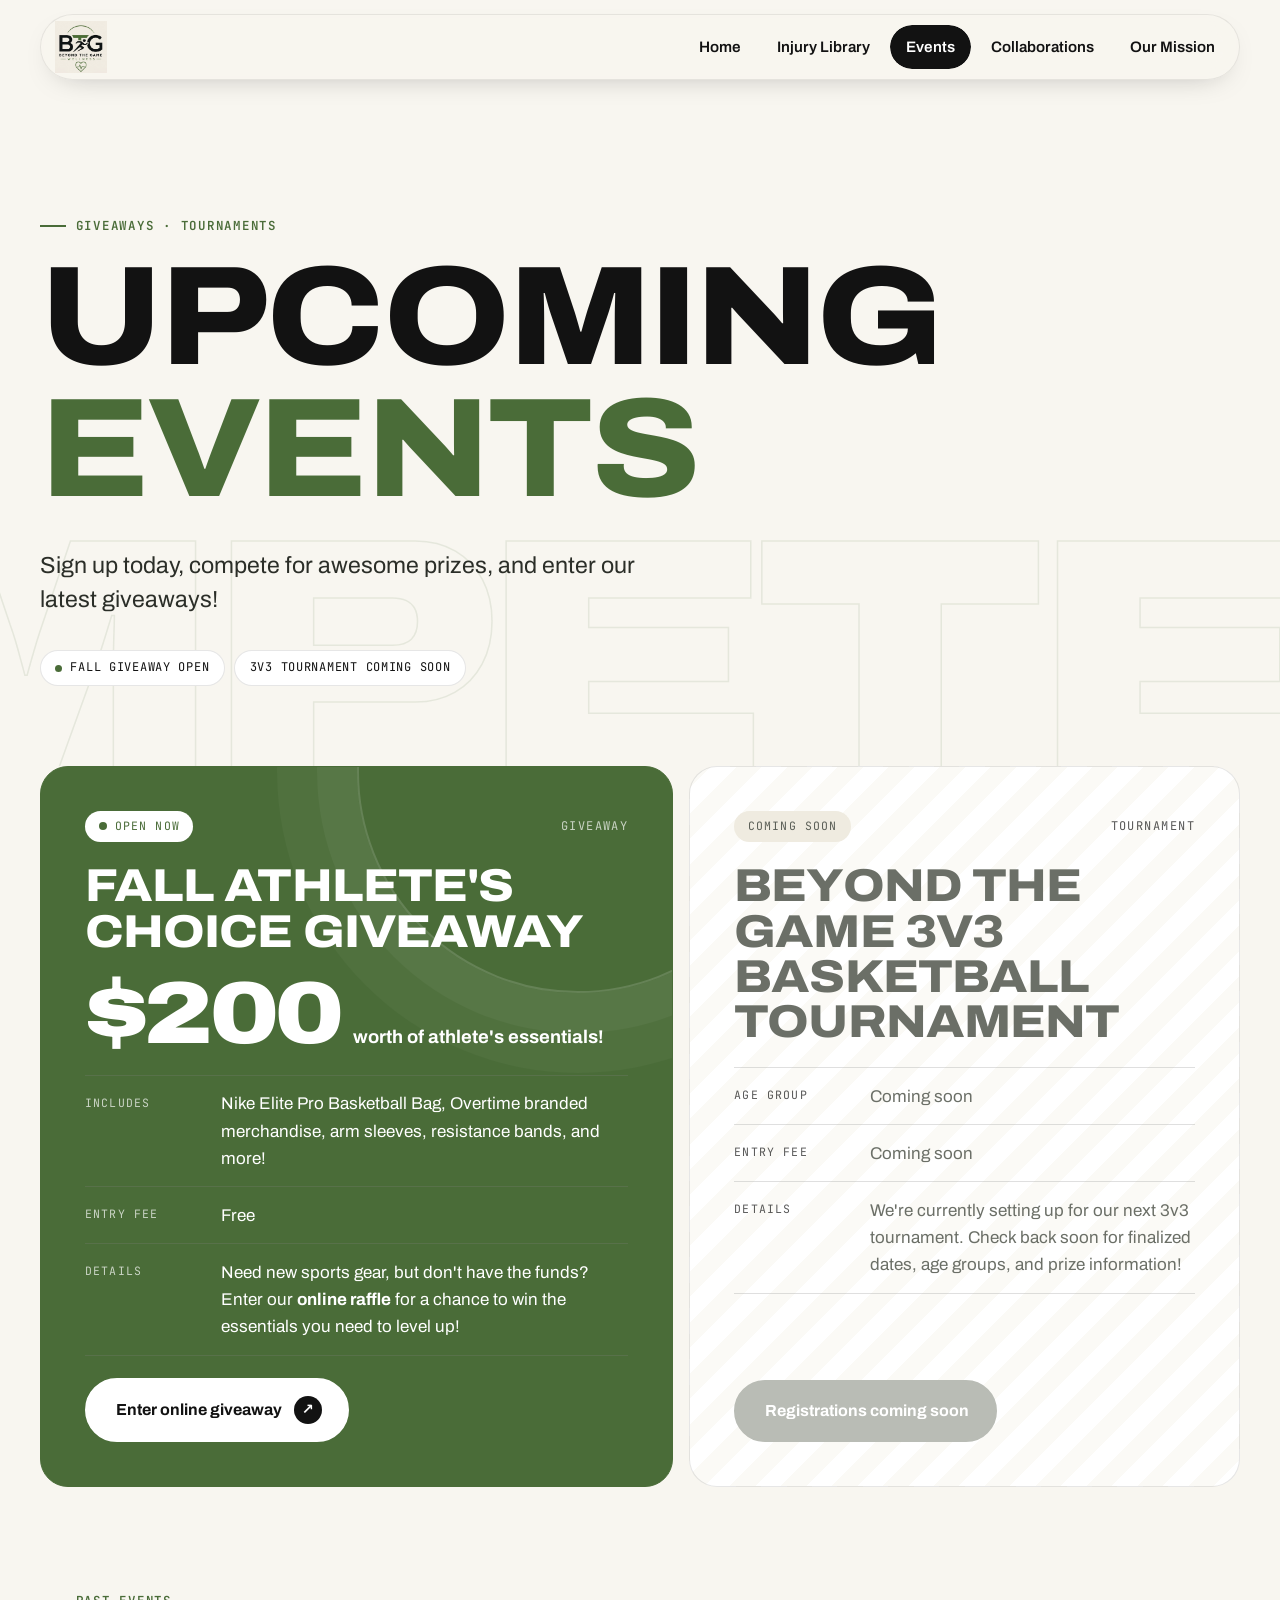
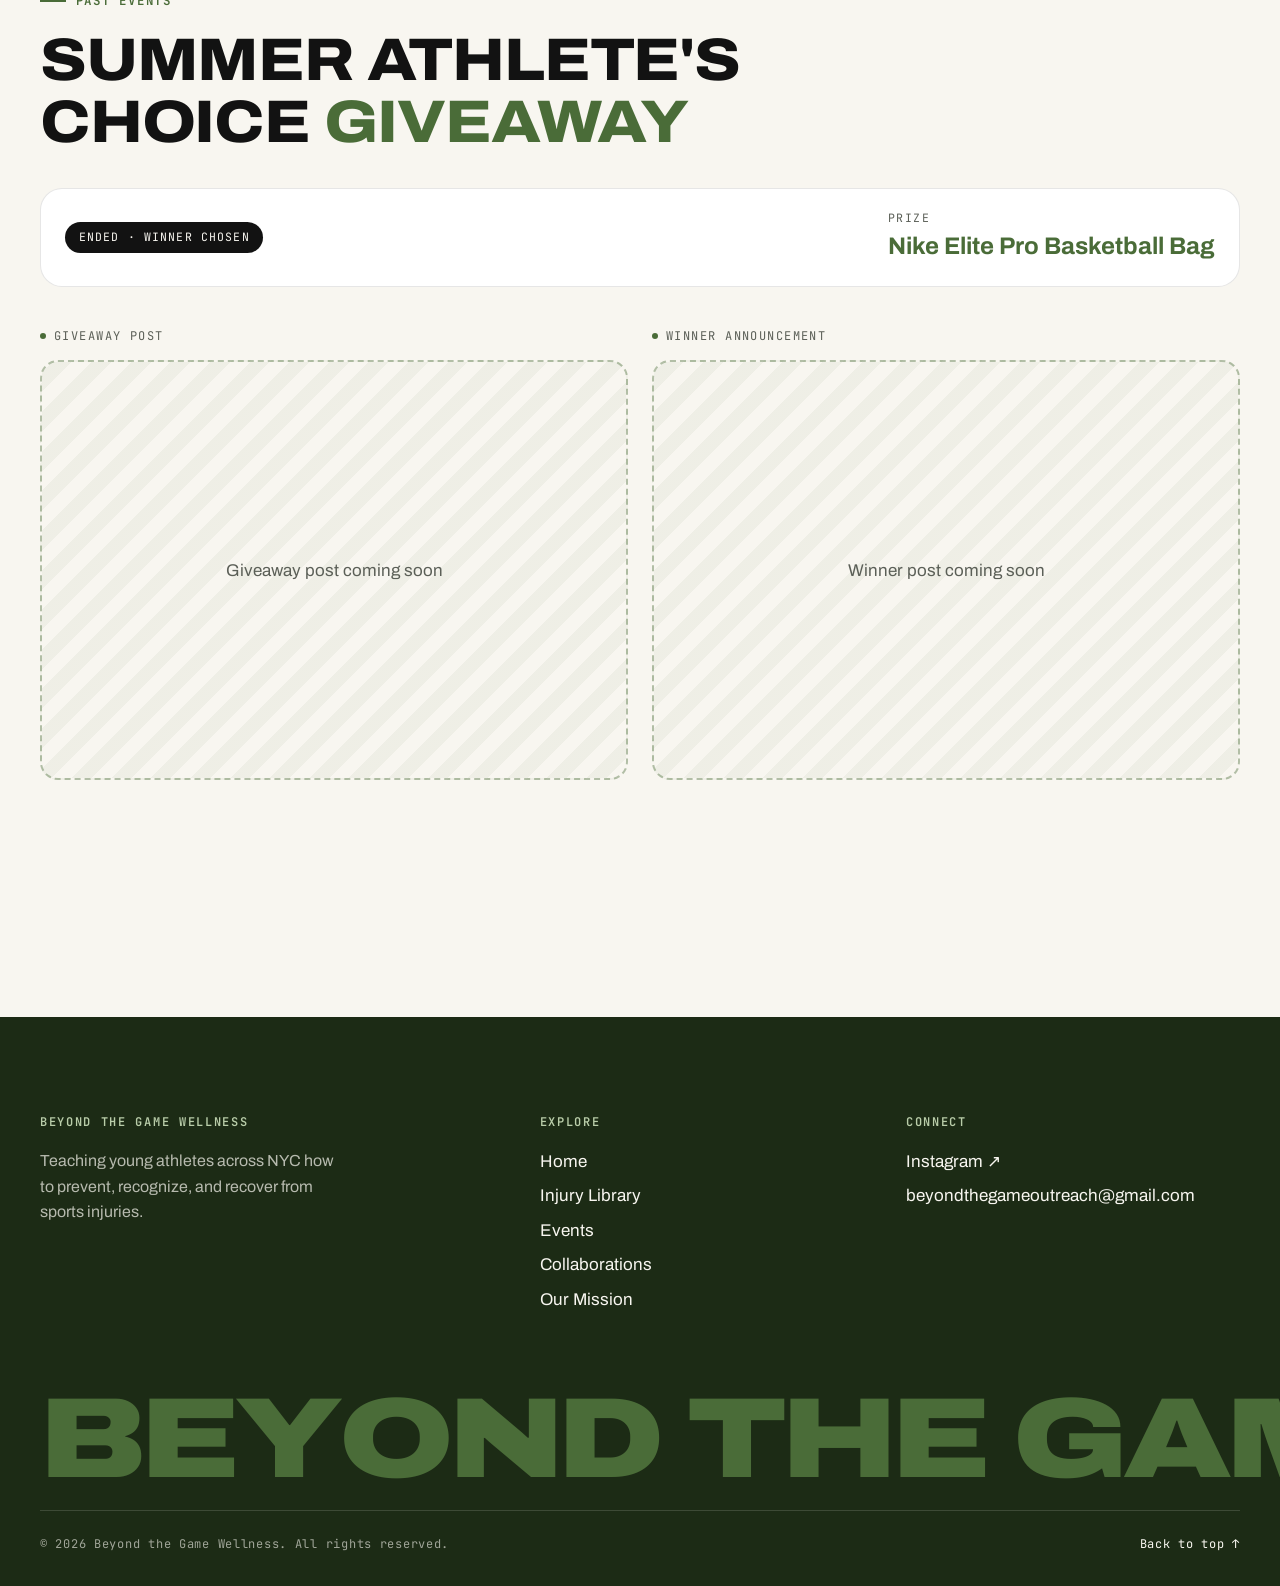
<file: events.html>
<!DOCTYPE html>
<html lang="en">
<head>
    <meta charset="UTF-8">
    <meta name="viewport" content="width=device-width, initial-scale=1.0">
    <title>Events | Beyond the Game Wellness</title>
    <meta name="theme-color" content="#4A6C38">
    <link rel="icon" href="beyondthegame.png">
    <link rel="preconnect" href="https://fonts.googleapis.com">
    <link rel="preconnect" href="https://fonts.gstatic.com" crossorigin>
    <link href="https://fonts.googleapis.com/css2?family=Archivo:ital,wdth,wght@0,62..125,100..900;1,62..125,100..900&family=JetBrains+Mono:wght@400;600&display=swap" rel="stylesheet">
    <link rel="stylesheet" href="style.css">
    <script>document.documentElement.classList.add('js');</script>
</head>
<body>

    <!-- Page transition curtain -->
    <div class="curtain is-entering" aria-hidden="true">
        <div class="curtain-inner">
            <svg viewBox="0 0 400 80"><path d="M0 40 H140 L156 40 L168 14 L184 68 L198 28 L208 40 H400"/></svg>
            <span class="curtain-label">Beyond the Game</span>
        </div>
    </div>

    <header class="site-header">
        <div class="nav-pill">
            <a href="index.html" class="brand" aria-label="Beyond the Game Wellness home">
                <img src="beyondthegame.png" alt="Beyond the Game Wellness logo">
            </a>
            <nav class="nav" aria-label="Main">
                <ul>
                    <li><a href="index.html">Home</a></li>
                    <li><a href="injurylibrary.html">Injury Library</a></li>
                    <li><a href="events.html" class="active" aria-current="page">Events</a></li>
                    <li><a href="collaborations.html">Collaborations</a></li>
                    <li><a href="about.html">Our Mission</a></li>
                </ul>
            </nav>
            <button class="menu-toggle" aria-expanded="false" aria-controls="mobile-menu">
                <span></span><span></span><span class="sr-only">Menu</span>
            </button>
        </div>
    </header>

    <div class="mobile-menu" id="mobile-menu">
        <ul>
            <li><a href="index.html">Home</a></li>
            <li><a href="injurylibrary.html">Injury Library</a></li>
            <li><a href="events.html">Events</a></li>
            <li><a href="collaborations.html">Collaborations</a></li>
            <li><a href="about.html">Our Mission</a></li>
        </ul>
        <p class="mm-foot">@beyondthegamewellness · beyondthegameoutreach@gmail.com</p>
    </div>

    <span id="top"></span>
    <main>
        <section class="page-hero">
            <div class="wrap">
                <p class="eyebrow" data-reveal>Giveaways · Tournaments</p>
                <h1 class="lines"><span class="line"><span>Upcoming</span></span><span class="line"><span class="accent">Events</span></span></h1>
                <p class="lead" data-reveal style="--d:3">Sign up today, compete for awesome prizes, and enter our latest giveaways!</p>
                <div class="hero-meta" data-reveal style="--d:4">
                    <span class="chip"><span class="dot"></span>Fall giveaway open</span>
                    <span class="chip">3v3 tournament coming soon</span>
                </div>
            </div>
            <div class="ghost-word" aria-hidden="true">Compete</div>
        </section>

        <section class="wrap events-grid">

            <!-- ==========================================
                 CURRENT GIVEAWAY: FALL
            =========================================== -->
            <article class="event-card live" data-reveal>
                <div class="event-top">
                    <span class="status live"><span class="dot"></span>Open now</span>
                    <span class="event-type">Giveaway</span>
                </div>
                <h2>Fall Athlete's Choice Giveaway</h2>
                <div class="prize">
                    <span class="prize-amt">$200</span>
                    <span>worth of athlete's essentials!</span>
                </div>
                <dl class="event-facts">
                    <div><dt>Includes</dt><dd>Nike Elite Pro Basketball Bag, Overtime branded merchandise, arm sleeves, resistance bands, and more!</dd></div>
                    <div><dt>Entry fee</dt><dd>Free</dd></div>
                    <div><dt>Details</dt><dd>Need new sports gear, but don't have the funds? Enter our <b>online raffle</b> for a chance to win the essentials you need to level up!</dd></div>
                </dl>
                <a href="https://docs.google.com/forms/d/e/1FAIpQLScaV_JCNdbb_arh9--4orVM6kud6AFqlA3juLsiMIhg-TIJeQ/viewform?usp=dialog" target="_blank" rel="noopener" class="btn light">Enter online giveaway <span class="arrow">↗</span></a>
            </article>

            <!-- ==========================================
                 TOURNAMENT (coming soon)
            =========================================== -->
            <article class="event-card soon" data-reveal style="--d:2">
                <div class="event-top">
                    <span class="status">Coming soon</span>
                    <span class="event-type">Tournament</span>
                </div>
                <h2>Beyond the Game 3v3 Basketball Tournament</h2>
                <dl class="event-facts">
                    <div><dt>Age group</dt><dd>Coming soon</dd></div>
                    <div><dt>Entry fee</dt><dd>Coming soon</dd></div>
                    <div><dt>Details</dt><dd>We're currently setting up for our next 3v3 tournament. Check back soon for finalized dates, age groups, and prize information!</dd></div>
                </dl>
                <span class="btn disabled" aria-disabled="true">Registrations coming soon</span>
            </article>
        </section>

        <!-- ==========================================
             PAST GIVEAWAY: SUMMER (ended)
        =========================================== -->
        <section class="section past">
            <div class="wrap">
                <p class="eyebrow" data-reveal>Past events</p>
                <h2 class="lines"><span class="line"><span>Summer Athlete's</span></span><span class="line"><span>Choice <span class="accent">Giveaway</span></span></span></h2>

                <div class="past-meta" data-reveal style="--d:2">
                    <span class="status ended">Ended · Winner chosen</span>
                    <div class="past-prize">
                        <small>Prize</small>
                        <strong>Nike Elite Pro Basketball Bag</strong>
                    </div>
                </div>

                <div class="past-posts">
                    <div data-reveal>
                        <p class="label-sm">Giveaway post</p>
                        <!-- GIVEAWAY POST: paste the Instagram embed code for the summer giveaway post here
                             (replace the placeholder box below).
                             On Instagram: open the post > ... > Embed > Copy embed code.
                             You can delete the <script> tag at the end of the copied code. -->
                        <div class="embed-placeholder">Giveaway post coming soon</div>
                        <!-- END GIVEAWAY POST -->
                    </div>
                    <div data-reveal style="--d:2">
                        <p class="label-sm">Winner announcement</p>
                        <!-- WINNER POST: paste the Instagram embed code for the winner announcement here
                             (replace the placeholder box below). -->
                        <div class="embed-placeholder">Winner post coming soon</div>
                        <!-- END WINNER POST -->
                    </div>
                </div>
            </div>
        </section>
    </main>

    <footer class="site-footer">
        <div class="wrap">
            <div class="footer-top">
                <div>
                    <h4>Beyond the Game Wellness</h4>
                    <p>Teaching young athletes across NYC how to prevent, recognize, and recover from sports injuries.</p>
                </div>
                <div>
                    <h4>Explore</h4>
                    <ul>
                        <li><a href="index.html">Home</a></li>
                        <li><a href="injurylibrary.html">Injury Library</a></li>
                        <li><a href="events.html">Events</a></li>
                        <li><a href="collaborations.html">Collaborations</a></li>
                        <li><a href="about.html">Our Mission</a></li>
                    </ul>
                </div>
                <div>
                    <h4>Connect</h4>
                    <ul>
                        <li><a href="https://www.instagram.com/beyondthegamewellness" target="_blank" rel="noopener">Instagram ↗</a></li>
                        <li><a href="mailto:beyondthegameoutreach@gmail.com">beyondthegameoutreach@gmail.com</a></li>
                    </ul>
                </div>
            </div>
            <div class="footer-word" aria-hidden="true"><span>B</span><span>e</span><span>y</span><span>o</span><span>n</span><span>d</span><span>&nbsp;</span><span>t</span><span>h</span><span>e</span><span>&nbsp;</span><span>G</span><span>a</span><span>m</span><span>e</span></div>
            <div class="footer-bottom">
                <p>&copy; 2026 Beyond the Game Wellness. All rights reserved.</p>
                <a href="#top" class="to-top">Back to top ↑</a>
            </div>
        </div>
    </footer>

    <script src="site.js"></script>

    <!-- Instagram script at the very bottom so it works for ALL embedded posts on the page -->
    <script async src="https://www.instagram.com/embed.js"></script>
</body>
</html>
</file>
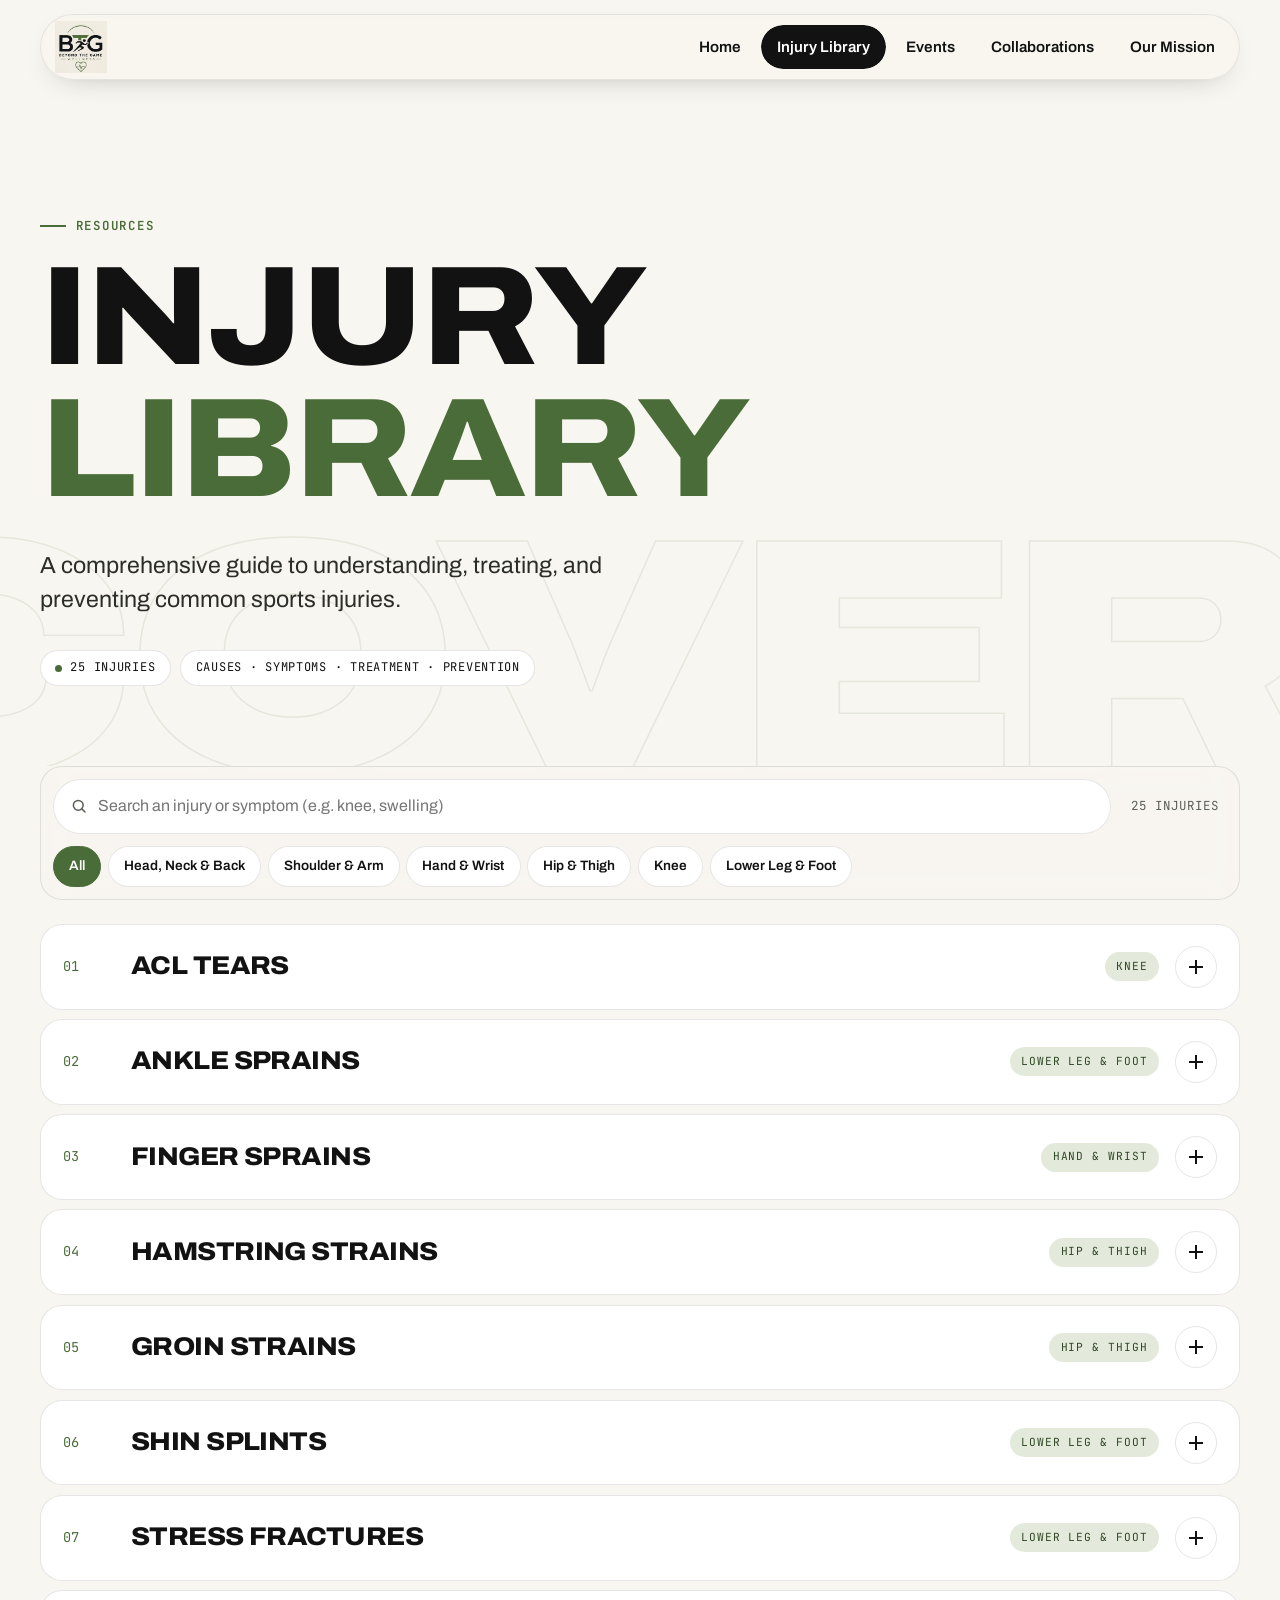
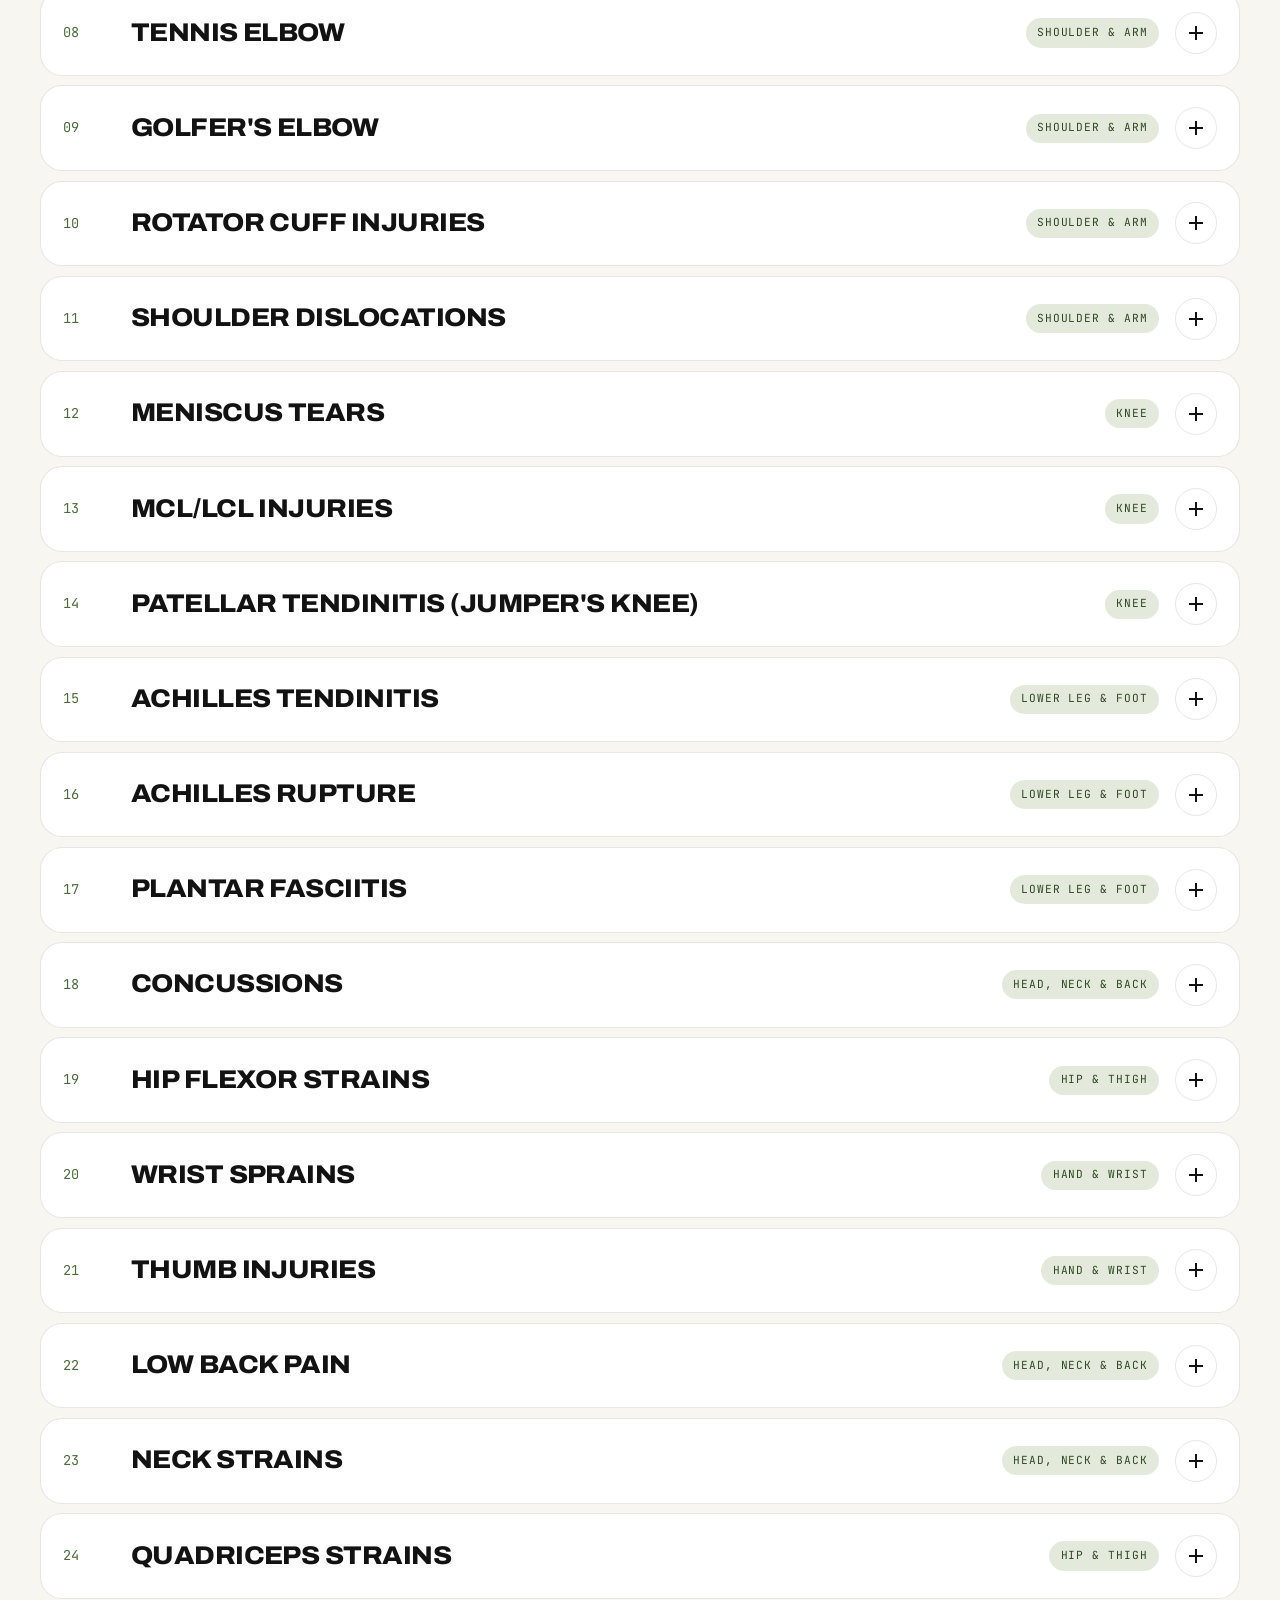
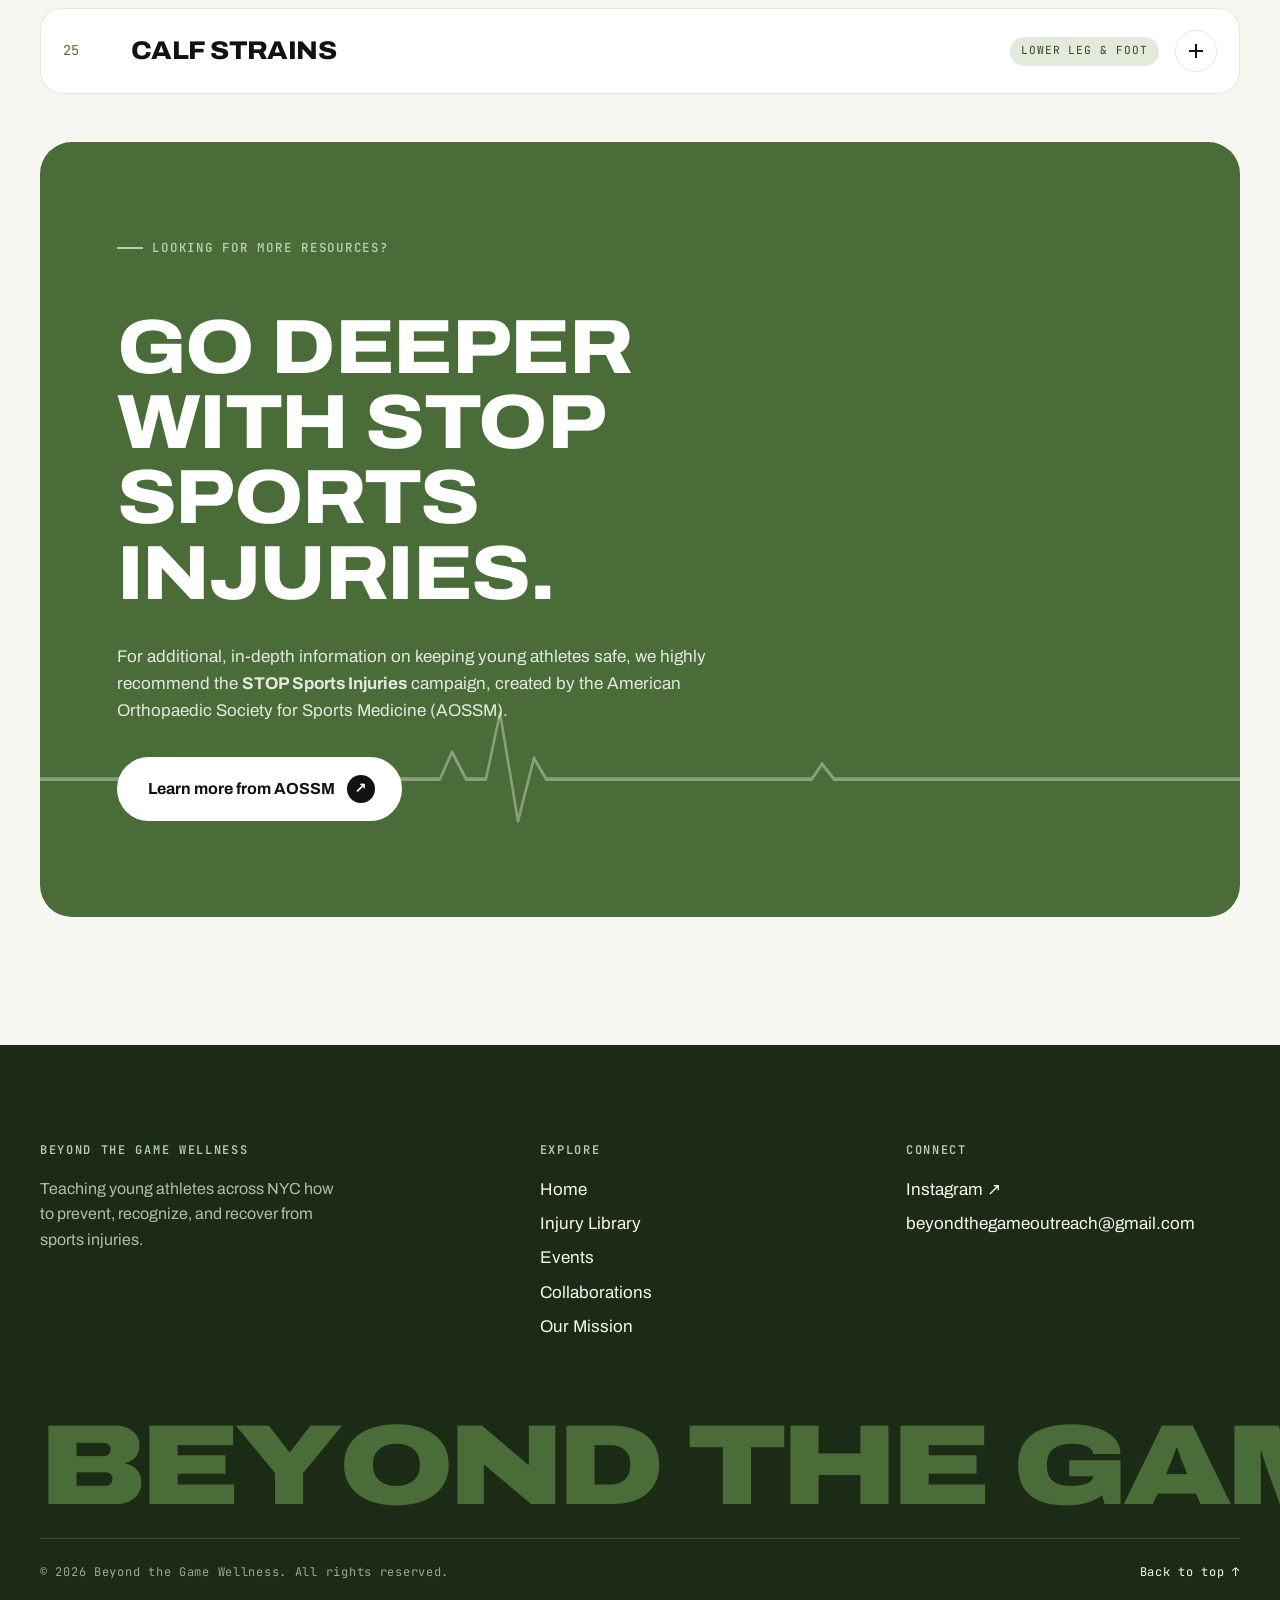
<file: injurylibrary.html>
<!DOCTYPE html>
<html lang="en">
<head>
    <meta charset="UTF-8">
    <meta name="viewport" content="width=device-width, initial-scale=1.0">
    <title>Injury Library | Beyond the Game Wellness</title>
    <meta name="theme-color" content="#4A6C38">
    <link rel="icon" href="beyondthegame.png">
    <link rel="preconnect" href="https://fonts.googleapis.com">
    <link rel="preconnect" href="https://fonts.gstatic.com" crossorigin>
    <link href="https://fonts.googleapis.com/css2?family=Archivo:ital,wdth,wght@0,62..125,100..900;1,62..125,100..900&family=JetBrains+Mono:wght@400;600&display=swap" rel="stylesheet">
    <link rel="stylesheet" href="style.css">
    <script>document.documentElement.classList.add('js');</script>
</head>
<body>

    <!-- Page transition curtain -->
    <div class="curtain is-entering" aria-hidden="true">
        <div class="curtain-inner">
            <svg viewBox="0 0 400 80"><path d="M0 40 H140 L156 40 L168 14 L184 68 L198 28 L208 40 H400"/></svg>
            <span class="curtain-label">Beyond the Game</span>
        </div>
    </div>

    <header class="site-header">
        <div class="nav-pill">
            <a href="index.html" class="brand" aria-label="Beyond the Game Wellness home">
                <img src="beyondthegame.png" alt="Beyond the Game Wellness logo">
            </a>
            <nav class="nav" aria-label="Main">
                <ul>
                    <li><a href="index.html">Home</a></li>
                    <li><a href="injurylibrary.html" class="active" aria-current="page">Injury Library</a></li>
                    <li><a href="events.html">Events</a></li>
                    <li><a href="collaborations.html">Collaborations</a></li>
                    <li><a href="about.html">Our Mission</a></li>
                </ul>
            </nav>
            <button class="menu-toggle" aria-expanded="false" aria-controls="mobile-menu">
                <span></span><span></span><span class="sr-only">Menu</span>
            </button>
        </div>
    </header>

    <div class="mobile-menu" id="mobile-menu">
        <ul>
            <li><a href="index.html">Home</a></li>
            <li><a href="injurylibrary.html">Injury Library</a></li>
            <li><a href="events.html">Events</a></li>
            <li><a href="collaborations.html">Collaborations</a></li>
            <li><a href="about.html">Our Mission</a></li>
        </ul>
        <p class="mm-foot">@beyondthegamewellness · beyondthegameoutreach@gmail.com</p>
    </div>

    <span id="top"></span>
    <main>
        <section class="page-hero">
            <div class="wrap">
                <p class="eyebrow" data-reveal>Resources</p>
                <h1 class="lines"><span class="line"><span>Injury</span></span><span class="line"><span class="accent">Library</span></span></h1>
                <p class="lead" data-reveal style="--d:3">A comprehensive guide to understanding, treating, and preventing common sports injuries.</p>
                <div class="hero-meta" data-reveal style="--d:4">
                    <span class="chip"><span class="dot"></span>25 injuries</span>
                    <span class="chip">Causes · Symptoms · Treatment · Prevention</span>
                </div>
            </div>
            <div class="ghost-word" aria-hidden="true">Recover</div>
        </section>

        <section class="wrap" style="padding-bottom:2rem">
            <div class="library-tools" data-reveal>
                <label class="search">
                    <svg viewBox="0 0 24 24" fill="none" stroke="currentColor" stroke-width="2" stroke-linecap="round"><circle cx="11" cy="11" r="6.5"/><path d="M20 20l-4.2-4.2"/></svg>
                    <span class="sr-only">Search injuries</span>
                    <input id="injury-search" type="search" placeholder="Search an injury or symptom (e.g. knee, swelling)" autocomplete="off">
                </label>
                <span class="lib-count">25 injuries</span>
                <div class="filters" role="group" aria-label="Filter by body area"><button class="filter" data-filter="all" aria-pressed="true">All</button><button class="filter" data-filter="head" aria-pressed="false">Head, Neck & Back</button><button class="filter" data-filter="arm" aria-pressed="false">Shoulder & Arm</button><button class="filter" data-filter="hand" aria-pressed="false">Hand & Wrist</button><button class="filter" data-filter="hip" aria-pressed="false">Hip & Thigh</button><button class="filter" data-filter="knee" aria-pressed="false">Knee</button><button class="filter" data-filter="foot" aria-pressed="false">Lower Leg & Foot</button></div>
            </div>

            <div class="injury-list">
                <details class="card injury" id="acl-tears" data-region="knee">
                    <summary>
                        <span class="i-num">01</span>
                        <h2>ACL Tears</h2>
                        <span class="i-tag">Knee</span>
                        <span class="i-toggle" aria-hidden="true"></span>
                    </summary>
                    <div class="card-content">
                        <div class="overview"><p>An anterior cruciate ligament (ACL) tear is a common knee injury that occurs when the ACL, one of the major ligaments that stabilizes the knee, is partially or completely torn.  It is most common in sports involving sudden stops, cutting, jumping, or pivoting, such as soccer, basketball, football, and skiing. An ACL tear can significantly impact mobility and often requires months of rehabilitation before returning to sports.</p></div>
                        <div class="blocks">
                            <div class="block"><h3>Causes</h3><ul>
<li>Sudden changes in direction while running.</li>
<li>Landing awkwardly from a jump.</li>
<li>Direct impact to the knee during sports.</li>
<li>Twisting the knee while the foot remains planted.</li>
</ul></div><div class="block"><h3>Symptoms</h3><ul>
<li>A loud "pop" at the time of injury.</li>
<li>Severe pain and inability to continue activity.</li>
<li>Rapid swelling of the knee.</li>
<li>Knee instability or the feeling that it may "give out."</li>
<li>Limited range of motion.</li>
</ul></div><div class="block"><h3>Treatment</h3><ul>
<li>Stop activity immediately and protect the knee.</li>
<li>Follow the RICE method (Rest, Ice, Compression, Elevation).</li>
<li>Wear a knee brace or use crutches if recommended.</li>
<li>Complete physical therapy to restore strength, balance, and flexibility.</li>
<li>Surgical reconstruction may be recommended for athletes or complete tears.</li>
<li>Recovery typically ranges from 6–12 months before returning to competitive sports.</li>
</ul></div><div class="block"><h3>Prevention</h3><ul>
<li>Perform dynamic warm-ups before exercise.</li>
<li>Strengthen the quadriceps, hamstrings, and glutes.</li>
<li>Practice proper jumping and landing techniques.</li>
<li>Improve balance and agility through neuromuscular training.</li>
<li>Wear appropriate footwear and maintain good conditioning.</li>
</ul></div>
                            <div class="faq"><p class="faq-title">Frequently asked questions</p>
<p><strong>How long does it take to recover from an ACL tear?</strong><br/>
                            Recovery depends on the severity of the injury and treatment. Athletes who undergo surgery generally return to sports after 6–12 months, while some partial tears treated without surgery may recover sooner.</p>
<p><strong>Does every ACL tear require surgery?</strong><br/>
                            No. Some partial tears and injuries in less active individuals can be managed with rehabilitation alone. Surgery is more commonly recommended for complete tears, especially for athletes who participate in pivoting sports.</p>
</div>
                        </div>
                    </div>
                </details>
                <details class="card injury" id="ankle-sprains" data-region="foot">
                    <summary>
                        <span class="i-num">02</span>
                        <h2>Ankle Sprains</h2>
                        <span class="i-tag">Lower Leg & Foot</span>
                        <span class="i-toggle" aria-hidden="true"></span>
                    </summary>
                    <div class="card-content">
                        <div class="overview"><p>An ankle sprain occurs when the ligaments supporting the ankle are stretched or torn, usually after the foot rolls inward or outward. It is one of the most common sports injuries and can range from a mild stretch to a complete ligament tear.</p></div>
                        <div class="blocks">
                            <div class="block"><h3>Causes</h3><ul>
<li>Rolling or twisting the ankle during activity.</li>
<li>Landing on another player's foot.</li>
<li>Running or walking on uneven surfaces.</li>
<li>Sudden changes in direction while playing sports.</li>
</ul></div><div class="block"><h3>Symptoms</h3><ul>
<li>Pain around the ankle.</li>
<li>Swelling.</li>
<li>Bruising.</li>
<li>Difficulty walking or bearing weight.</li>
<li>Reduced ankle stability.</li>
</ul></div><div class="block"><h3>Treatment</h3><ul>
<li>Stop activity and avoid putting weight on the ankle.</li>
<li>Use the RICE method during the first 24–48 hours.</li>
<li>Wear an ankle brace or compression wrap if recommended.</li>
<li>Begin rehabilitation exercises to restore motion, strength, and balance.</li>
<li>Severe sprains may require immobilization or, rarely, surgery.</li>
<li>Mild sprains often heal in 1–3 weeks, while severe sprains may take several months.</li>
</ul></div><div class="block"><h3>Prevention</h3><ul>
<li>Warm up before sports.</li>
<li>Strengthen the muscles around the ankle.</li>
<li>Perform balance and stability exercises.</li>
<li>Wear supportive footwear.</li>
<li>Use ankle braces or taping if you have a history of sprains.</li>
</ul></div>
                            <div class="faq"><p class="faq-title">Frequently asked questions</p>
<p><strong>Can I walk on a sprained ankle?</strong><br/>
                            Many mild sprains allow limited walking, but continuing activity too soon can worsen the injury. If you cannot bear weight or experience severe pain, seek medical evaluation.</p>
<p><strong>How long does a sprained ankle take to heal?</strong><br/>
                            Recovery depends on the severity. Mild sprains usually recover within 1–3 weeks, moderate sprains in 3–6 weeks, and severe sprains may require several months of rehabilitation.</p>
</div>
                        </div>
                    </div>
                </details>
                <details class="card injury" id="finger-sprains" data-region="hand">
                    <summary>
                        <span class="i-num">03</span>
                        <h2>Finger Sprains</h2>
                        <span class="i-tag">Hand & Wrist</span>
                        <span class="i-toggle" aria-hidden="true"></span>
                    </summary>
                    <div class="card-content">
                        <div class="overview"><p>A finger sprain occurs when the ligaments that stabilize a finger joint are stretched or torn.  These injuries commonly occur in sports such as basketball, volleyball, football, and baseball, where the fingers are frequently exposed to impact.</p></div>
                        <div class="blocks">
                            <div class="block"><h3>Causes</h3><ul>
<li>Jamming the finger against a ball.</li>
<li>Falling onto an outstretched hand.</li>
<li>Twisting the finger forcefully.</li>
<li>Direct contact with another player.</li>
</ul></div><div class="block"><h3>Symptoms</h3><ul>
<li>Pain around the injured joint.</li>
<li>Swelling.</li>
<li>Bruising.</li>
<li>Stiffness.</li>
<li>Difficulty bending or straightening the finger.</li>
</ul></div><div class="block"><h3>Treatment</h3><ul>
<li>Stop activity immediately.</li>
<li>Apply ice to reduce swelling.</li>
<li>Buddy tape the injured finger to a neighboring finger if appropriate.</li>
<li>Perform gentle range-of-motion exercises once pain decreases.</li>
<li>Severe ligament injuries or fractures may require splinting or surgery.</li>
<li>Recovery generally takes 2–8 weeks, depending on severity.</li>
</ul></div><div class="block"><h3>Prevention</h3><ul>
<li>Wear protective sports tape when appropriate.</li>
<li>Strengthen hand and grip muscles.</li>
<li>Practice proper catching techniques.</li>
<li>Avoid forcing injured fingers back into play too soon.</li>
<li>Use sport-specific protective equipment.</li>
</ul></div>
                            <div class="faq"><p class="faq-title">Frequently asked questions</p>
<p><strong>Should I pull on a jammed finger to "pop it back"?</strong><br/>
                            No. Pulling on an injured finger can make the injury worse. If the finger appears deformed or you suspect a fracture or dislocation, seek medical attention.</p>
<p><strong>When can I return to sports?</strong><br/>
                            You should return only when swelling has improved, you have regained normal motion and strength, and the finger can perform sport-specific movements without significant pain.</p>
</div>
                        </div>
                    </div>
                </details>
                <details class="card injury" id="hamstring-strains" data-region="hip">
                    <summary>
                        <span class="i-num">04</span>
                        <h2>Hamstring Strains</h2>
                        <span class="i-tag">Hip & Thigh</span>
                        <span class="i-toggle" aria-hidden="true"></span>
                    </summary>
                    <div class="card-content">
                        <div class="overview"><p>A hamstring strain is a tear or overstretching of one or more muscles at the back of the thigh. It commonly affects athletes involved in sprinting, jumping, or rapid acceleration and can range from mild to severe.</p></div>
                        <div class="blocks">
                            <div class="block"><h3>Causes</h3><ul>
<li>Sprinting at high speeds.</li>
<li>Sudden acceleration or deceleration.</li>
<li>Muscle fatigue.</li>
<li>Inadequate warm-up or poor flexibility.</li>
</ul></div><div class="block"><h3>Symptoms</h3><ul>
<li>Sudden sharp pain in the back of the thigh.</li>
<li>Tenderness.</li>
<li>Swelling.</li>
<li>Bruising.</li>
<li>Weakness while walking or running.</li>
</ul></div><div class="block"><h3>Treatment</h3><ul>
<li>Stop activity immediately.</li>
<li>Use the RICE method during the first 48 hours.</li>
<li>Gradually begin stretching and strengthening exercises.</li>
<li>Complete a physical therapy program if recommended.</li>
<li>Severe muscle tears may require surgery.</li>
<li>Recovery ranges from 2 weeks for mild strains to several months for severe tears.</li>
</ul></div><div class="block"><h3>Prevention</h3><ul>
<li>Perform dynamic warm-ups.</li>
<li>Strengthen the hamstrings and glutes.</li>
<li>Improve flexibility with regular stretching.</li>
<li>Increase training intensity gradually.</li>
<li>Avoid overtraining and allow adequate recovery.</li>
</ul></div>
                            <div class="faq"><p class="faq-title">Frequently asked questions</p>
<p><strong>Can I keep playing after a hamstring strain?</strong><br/>
                            No. Continuing to play increases the risk of worsening the injury and prolonging recovery. Stop activity and begin appropriate treatment.</p>
<p><strong>Why do hamstring strains often come back?</strong><br/>
                            Returning to sports before regaining full strength, flexibility, and proper running mechanics increases the likelihood of reinjury. Completing a full rehabilitation program helps reduce this risk.</p>
</div>
                        </div>
                    </div>
                </details>
                <details class="card injury" id="groin-strains" data-region="hip">
                    <summary>
                        <span class="i-num">05</span>
                        <h2>Groin Strains</h2>
                        <span class="i-tag">Hip & Thigh</span>
                        <span class="i-toggle" aria-hidden="true"></span>
                    </summary>
                    <div class="card-content">
                        <div class="overview"><p>A groin strain is an injury to the muscles or tendons of the inner thigh. It commonly occurs during sports that involve sprinting, kicking, quick changes of direction, or sudden side-to-side movements, such as soccer, hockey, and basketball.</p></div>
                        <div class="blocks">
                            <div class="block"><h3>Causes</h3><ul>
<li>Sudden changes in direction.</li>
<li>Sprinting or accelerating quickly.</li>
<li>Forceful kicking motions.</li>
<li>Poor flexibility or muscle weakness.</li>
</ul></div><div class="block"><h3>Symptoms</h3><ul>
<li>Pain in the inner thigh or groin.</li>
<li>Swelling or bruising.</li>
<li>Tenderness to touch.</li>
<li>Pain while running, cutting, or kicking.</li>
<li>Difficulty bringing the legs together.</li>
</ul></div><div class="block"><h3>Treatment</h3><ul>
<li>Stop activity and rest the injured muscles.</li>
<li>Apply ice during the first 48 hours.</li>
<li>Use compression shorts or wraps if recommended.</li>
<li>Begin stretching and strengthening exercises as pain improves.</li>
<li>Severe tears may require surgery, although this is uncommon.</li>
<li>Recovery may range from 2–10 weeks depending on the severity.</li>
</ul></div><div class="block"><h3>Prevention</h3><ul>
<li>Warm up thoroughly before activity.</li>
<li>Strengthen the hip and groin muscles.</li>
<li>Improve flexibility with regular stretching.</li>
<li>Increase training intensity gradually.</li>
<li>Address muscle imbalances through conditioning exercises.</li>
</ul></div>
                            <div class="faq"><p class="faq-title">Frequently asked questions</p>
<p><strong>How do I know if it's a groin strain or a hernia?</strong><br/>
                            A groin strain usually causes pain in the inner thigh muscles during movement. A hernia often causes a noticeable bulge and persistent pain in the groin area. A healthcare professional can determine the cause if symptoms are unclear.</p>
<p><strong>When is it safe to return to sports?</strong><br/>
                            Return when you can run, cut, jump, and perform sport-specific movements without pain, while having full strength and range of motion compared with the uninjured side.</p>
</div>
                        </div>
                    </div>
                </details>
                <details class="card injury" id="shin-splints" data-region="foot">
                    <summary>
                        <span class="i-num">06</span>
                        <h2>Shin Splints</h2>
                        <span class="i-tag">Lower Leg & Foot</span>
                        <span class="i-toggle" aria-hidden="true"></span>
                    </summary>
                    <div class="card-content">
                        <div class="overview"><p>Shin splints, also known as medial tibial stress syndrome, are a common overuse injury that causes pain along the inside edge of the shinbone (tibia). They frequently affect runners, dancers, military recruits, and athletes who suddenly increase their training intensity or duration. While painful, shin splints usually improve with proper rest and rehabilitation.</p></div>
                        <div class="blocks">
                            <div class="block"><h3>Causes</h3><ul>
<li>Sudden increase in training intensity or mileage.</li>
<li>Running on hard or uneven surfaces.</li>
<li>Wearing worn-out or unsupportive footwear.</li>
<li>Flat feet, high arches, or poor running mechanics.</li>
</ul></div><div class="block"><h3>Symptoms</h3><ul>
<li>Dull, aching pain along the inside of the shin.</li>
<li>Tenderness when touching the shinbone.</li>
<li>Mild swelling in the lower leg.</li>
<li>Pain during or after exercise.</li>
<li>Pain that improves with rest but returns during activity.</li>
</ul></div><div class="block"><h3>Treatment</h3><ul>
<li>Reduce or temporarily stop activities that cause pain.</li>
<li>Follow the RICE method (Rest, Ice, Compression, Elevation).</li>
<li>Wear supportive shoes or orthotics if recommended.</li>
<li>Perform stretching and strengthening exercises for the calves and lower legs.</li>
<li>Gradually return to activity once pain has resolved.</li>
<li>Recovery typically takes 2–6 weeks, depending on the severity.</li>
</ul></div><div class="block"><h3>Prevention</h3><ul>
<li>Increase training gradually.</li>
<li>Wear properly fitted athletic shoes.</li>
<li>Strengthen the calf and lower leg muscles.</li>
<li>Stretch before and after exercise.</li>
<li>Avoid overtraining by including rest days.</li>
</ul></div>
                            <div class="faq"><p class="faq-title">Frequently asked questions</p>
<p><strong>Are shin splints the same as a stress fracture?</strong><br/>
                            No. Shin splints involve irritation of the muscles and tissues around the shinbone, while stress fractures are small cracks in the bone itself. Persistent or localized pain should be evaluated by a healthcare provider.</p>
<p><strong>Can I keep running with shin splints?</strong><br/>
                            It is best to reduce or stop running until the pain improves. Continuing to run may worsen the injury and increase the risk of developing a stress fracture.</p>
</div>
                        </div>
                    </div>
                </details>
                <details class="card injury" id="stress-fractures" data-region="foot">
                    <summary>
                        <span class="i-num">07</span>
                        <h2>Stress Fractures</h2>
                        <span class="i-tag">Lower Leg & Foot</span>
                        <span class="i-toggle" aria-hidden="true"></span>
                    </summary>
                    <div class="card-content">
                        <div class="overview"><p>A stress fracture is a small crack in a bone caused by repetitive force rather than a single traumatic event.  These injuries commonly affect runners, basketball players, gymnasts, and other athletes who participate in repetitive, high-impact activities.</p></div>
                        <div class="blocks">
                            <div class="block"><h3>Causes</h3><ul>
<li>Repetitive impact from running or jumping.</li>
<li>Sudden increase in training volume or intensity.</li>
<li>Poor nutrition or low bone density.</li>
<li>Inadequate recovery between workouts.</li>
</ul></div><div class="block"><h3>Symptoms</h3><ul>
<li>Localized pain that worsens with activity.</li>
<li>Tenderness directly over the injured bone.</li>
<li>Mild swelling.</li>
<li>Pain that improves with rest.</li>
<li>Pain that gradually becomes more persistent.</li>
</ul></div><div class="block"><h3>Treatment</h3><ul>
<li>Stop high-impact activities immediately.</li>
<li>Use crutches or a walking boot if recommended.</li>
<li>Allow the bone adequate time to heal.</li>
<li>Participate in physical therapy as directed.</li>
<li>Surgery is rarely needed but may be recommended for certain high-risk fractures.</li>
<li>Recovery usually takes 6–12 weeks.</li>
</ul></div><div class="block"><h3>Prevention</h3><ul>
<li>Increase training gradually.</li>
<li>Wear supportive footwear.</li>
<li>Eat a balanced diet rich in calcium and vitamin D.</li>
<li>Include strength training to improve bone health.</li>
<li>Schedule regular recovery days.</li>
</ul></div>
                            <div class="faq"><p class="faq-title">Frequently asked questions</p>
<p><strong>How are stress fractures diagnosed?</strong><br/>
                            A healthcare provider may perform a physical examination and order imaging tests such as an X-ray, MRI, or bone scan. Early stress fractures may not appear on an initial X-ray.</p>
<p><strong>Can a stress fracture heal without surgery?</strong><br/>
                            Yes. Most stress fractures heal with rest, activity modification, and a gradual return to sports. Surgery is usually reserved for fractures that do not heal or occur in high-risk areas.</p>
</div>
                        </div>
                    </div>
                </details>
                <details class="card injury" id="tennis-elbow" data-region="arm">
                    <summary>
                        <span class="i-num">08</span>
                        <h2>Tennis Elbow</h2>
                        <span class="i-tag">Shoulder & Arm</span>
                        <span class="i-toggle" aria-hidden="true"></span>
                    </summary>
                    <div class="card-content">
                        <div class="overview"><p>Tennis elbow, also known as lateral epicondylitis, is an overuse injury affecting the tendons on the outside of the elbow. Although commonly associated with tennis players, it can occur in anyone who performs repetitive gripping or wrist movements, including athletes and workers.</p></div>
                        <div class="blocks">
                            <div class="block"><h3>Causes</h3><ul>
<li>Repetitive wrist extension.</li>
<li>Frequent gripping activities.</li>
<li>Improper sports technique.</li>
<li>Overuse without adequate recovery.</li>
</ul></div><div class="block"><h3>Symptoms</h3><ul>
<li>Pain on the outside of the elbow.</li>
<li>Weak grip strength.</li>
<li>Pain when lifting or gripping objects.</li>
<li>Tenderness over the outer elbow.</li>
<li>Pain during wrist or forearm movement.</li>
</ul></div><div class="block"><h3>Treatment</h3><ul>
<li>Rest from activities that worsen symptoms.</li>
<li>Apply ice to reduce pain and inflammation.</li>
<li>Perform stretching and strengthening exercises.</li>
<li>Use a counterforce brace if recommended.</li>
<li>Physical therapy may improve strength and flexibility.</li>
<li>Surgery is rarely necessary and is considered only after prolonged unsuccessful conservative treatment.</li>
<li>Recovery usually ranges from several weeks to several months.</li>
</ul></div><div class="block"><h3>Prevention</h3><ul>
<li>Improve sports technique.</li>
<li>Strengthen the forearm muscles.</li>
<li>Increase activity gradually.</li>
<li>Use equipment that fits properly.</li>
<li>Allow adequate recovery between training sessions.</li>
</ul></div>
                            <div class="faq"><p class="faq-title">Frequently asked questions</p>
<p><strong>Do only tennis players get tennis elbow?</strong><br/>
                            No. Anyone who performs repetitive gripping or wrist movements can develop tennis elbow, including golfers, carpenters, mechanics, and office workers.</p>
<p><strong>Should I stop exercising completely?</strong><br/>
                            Not necessarily. You should avoid activities that cause pain while continuing exercises approved by your healthcare provider to maintain strength and flexibility.</p>
</div>
                        </div>
                    </div>
                </details>
                <details class="card injury" id="golfer-s-elbow" data-region="arm">
                    <summary>
                        <span class="i-num">09</span>
                        <h2>Golfer's Elbow</h2>
                        <span class="i-tag">Shoulder & Arm</span>
                        <span class="i-toggle" aria-hidden="true"></span>
                    </summary>
                    <div class="card-content">
                        <div class="overview"><p>Golfer's elbow, or medial epicondylitis, is an overuse injury affecting the tendons on the inside of the elbow. It develops from repetitive wrist flexion and gripping motions and is common in golfers, baseball players, weightlifters, and individuals with repetitive hand-intensive occupations.</p></div>
                        <div class="blocks">
                            <div class="block"><h3>Causes</h3><ul>
<li>Repetitive gripping.</li>
<li>Frequent wrist flexion.</li>
<li>Poor throwing or golf swing mechanics.</li>
<li>Overuse without adequate rest.</li>
</ul></div><div class="block"><h3>Symptoms</h3><ul>
<li>Pain on the inside of the elbow.</li>
<li>Tenderness along the inner elbow.</li>
<li>Weak grip strength.</li>
<li>Pain when bending the wrist.</li>
<li>Stiffness in the elbow.</li>
</ul></div><div class="block"><h3>Treatment</h3><ul>
<li>Rest from aggravating activities.</li>
<li>Apply ice during the early stages.</li>
<li>Complete stretching and strengthening exercises.</li>
<li>Participate in physical therapy if needed.</li>
<li>Anti-inflammatory medications may help reduce discomfort.</li>
<li>Surgery is rarely required.</li>
<li>Recovery generally takes several weeks to several months.</li>
</ul></div><div class="block"><h3>Prevention</h3><ul>
<li>Warm up before activity.</li>
<li>Improve sports technique.</li>
<li>Strengthen the forearm muscles.</li>
<li>Increase activity levels gradually.</li>
<li>Avoid repetitive overuse without rest.</li>
</ul></div>
                            <div class="faq"><p class="faq-title">Frequently asked questions</p>
<p><strong>Is golfer's elbow only caused by golf?</strong><br/>
                            No. Any repetitive gripping or wrist-flexing activity can cause golfer's elbow, including baseball, weightlifting, racquet sports, and manual labor.</p>
<p><strong>When can I return to sports?</strong><br/>
                            You can return when you have full range of motion, normal strength, and can perform sport-specific movements without pain.</p>
</div>
                        </div>
                    </div>
                </details>
                <details class="card injury" id="rotator-cuff-injuries" data-region="arm">
                    <summary>
                        <span class="i-num">10</span>
                        <h2>Rotator Cuff Injuries</h2>
                        <span class="i-tag">Shoulder & Arm</span>
                        <span class="i-toggle" aria-hidden="true"></span>
                    </summary>
                    <div class="card-content">
                        <div class="overview"><p>A rotator cuff injury involves irritation, inflammation, or tearing of one or more of the four muscles and tendons that stabilize the shoulder. These injuries are common in athletes who perform repetitive overhead movements, such as baseball, swimming, volleyball, and tennis.</p></div>
                        <div class="blocks">
                            <div class="block"><h3>Causes</h3><ul>
<li>Repetitive overhead motions.</li>
<li>Falling onto the shoulder.</li>
<li>Heavy lifting with poor technique.</li>
<li>Age-related wear and tear.</li>
</ul></div><div class="block"><h3>Symptoms</h3><ul>
<li>Shoulder pain, especially during overhead movements.</li>
<li>Weakness in the shoulder.</li>
<li>Pain when lifting the arm.</li>
<li>Reduced range of motion.</li>
<li>Difficulty sleeping on the injured shoulder.</li>
</ul></div><div class="block"><h3>Treatment</h3><ul>
<li>Rest from overhead activities.</li>
<li>Apply ice to reduce pain and inflammation.</li>
<li>Begin physical therapy to restore strength and mobility.</li>
<li>Anti-inflammatory medications may help relieve symptoms.</li>
<li>Surgery may be recommended for large or complete tendon tears.</li>
<li>Recovery ranges from several weeks for mild injuries to 6–12 months after surgical repair.</li>
</ul></div><div class="block"><h3>Prevention</h3><ul>
<li>Strengthen the shoulder and upper back muscles.</li>
<li>Warm up before sports.</li>
<li>Maintain good posture.</li>
<li>Practice proper throwing or lifting mechanics.</li>
<li>Avoid sudden increases in training intensity.</li>
</ul></div>
                            <div class="faq"><p class="faq-title">Frequently asked questions</p>
<p><strong>Can a rotator cuff tear heal without surgery?</strong><br/>
                            Many partial tears and cases of tendon inflammation improve with rest and physical therapy. Complete tears or injuries causing significant weakness may require surgical repair.</p>
<p><strong>Is it safe to continue lifting weights with shoulder pain?</strong><br/>
                            No. Continuing to lift through pain may worsen the injury. It's important to rest the shoulder, seek evaluation if symptoms persist, and return to lifting only after regaining strength and pain-free movement.</p>
</div>
                        </div>
                    </div>
                </details>
                <details class="card injury" id="shoulder-dislocations" data-region="arm">
                    <summary>
                        <span class="i-num">11</span>
                        <h2>Shoulder Dislocations</h2>
                        <span class="i-tag">Shoulder & Arm</span>
                        <span class="i-toggle" aria-hidden="true"></span>
                    </summary>
                    <div class="card-content">
                        <div class="overview"><p>A shoulder dislocation occurs when the upper arm bone (humerus) is forced out of the shoulder socket. It is a common injury in contact sports such as football, hockey, rugby, and wrestling, as well as sports involving falls like skiing and cycling. Because the shoulder is the body's most mobile joint, it is also one of the easiest to dislocate.</p></div>
                        <div class="blocks">
                            <div class="block"><h3>Causes</h3><ul>
<li>Direct impact to the shoulder during contact sports.</li>
<li>Falling onto an outstretched arm.</li>
<li>Forceful overhead movements.</li>
<li>Trauma from collisions or accidents.</li>
</ul></div><div class="block"><h3>Symptoms</h3><ul>
<li>Severe shoulder pain.</li>
<li>Visible shoulder deformity.</li>
<li>Swelling and bruising.</li>
<li>Inability to move the shoulder normally.</li>
<li>Numbness or tingling in the arm or hand.</li>
</ul></div><div class="block"><h3>Treatment</h3><ul>
<li>Do not attempt to relocate the shoulder yourself.</li>
<li>Immobilize the arm using a sling.</li>
<li>Apply ice to reduce pain and swelling.</li>
<li>Seek immediate medical attention for reduction of the joint.</li>
<li>Complete physical therapy to restore strength and stability.</li>
<li>Surgery may be recommended for recurrent dislocations or severe ligament damage.</li>
<li>Recovery typically takes 6–12 weeks, although full return to sports may take several months.</li>
</ul></div><div class="block"><h3>Prevention</h3><ul>
<li>Strengthen the shoulder and rotator cuff muscles.</li>
<li>Improve shoulder stability through rehabilitation exercises.</li>
<li>Practice proper tackling and falling techniques.</li>
<li>Wear protective equipment when appropriate.</li>
<li>Avoid returning to sports before full recovery.</li>
</ul></div>
                            <div class="faq"><p class="faq-title">Frequently asked questions</p>
<p><strong>Can a dislocated shoulder happen again?</strong><br/>
                                Yes. Once a shoulder has been dislocated, the risk of future dislocations increases, especially in younger athletes and contact sport participants.</p>
<p><strong>Should I try to pop my shoulder back into place?</strong><br/>
                                No. Attempting to relocate the shoulder without medical training can cause additional damage to nerves, blood vessels, or bones. Seek immediate medical care.</p>
</div>
                        </div>
                    </div>
                </details>
                <details class="card injury" id="meniscus-tears" data-region="knee">
                    <summary>
                        <span class="i-num">12</span>
                        <h2>Meniscus Tears</h2>
                        <span class="i-tag">Knee</span>
                        <span class="i-toggle" aria-hidden="true"></span>
                    </summary>
                    <div class="card-content">
                        <div class="overview"><p>A meniscus tear is an injury to one of the two C-shaped pieces of cartilage that cushion and stabilize the knee joint. Meniscus tears commonly occur during sports that involve twisting, pivoting, or sudden changes in direction, such as soccer, basketball, and football.</p></div>
                        <div class="blocks">
                            <div class="block"><h3>Causes</h3><ul>
<li>Twisting the knee while the foot is planted.</li>
<li>Sudden pivoting movements.</li>
<li>Deep squatting with heavy loads.</li>
<li>Age-related wear and tear.</li>
</ul></div><div class="block"><h3>Symptoms</h3><ul>
<li>Knee pain.</li>
<li>Swelling.</li>
<li>Clicking or catching sensations.</li>
<li>Difficulty fully straightening the knee.</li>
<li>Feeling that the knee locks or gives way.</li>
</ul></div><div class="block"><h3>Treatment</h3><ul>
<li>Rest and avoid activities that cause pain.</li>
<li>Apply ice and compression to reduce swelling.</li>
<li>Begin physical therapy to improve strength and mobility.</li>
<li>Anti-inflammatory medications may help reduce discomfort.</li>
<li>Surgery may be recommended for large tears, locked knees, or persistent symptoms.</li>
<li>Recovery ranges from 4–8 weeks without surgery and several months after surgical repair.</li>
</ul></div><div class="block"><h3>Prevention</h3><ul>
<li>Strengthen the muscles around the knee.</li>
<li>Warm up before physical activity.</li>
<li>Practice proper cutting and pivoting techniques.</li>
<li>Wear appropriate footwear.</li>
<li>Increase training intensity gradually.</li>
</ul></div>
                            <div class="faq"><p class="faq-title">Frequently asked questions</p>
<p><strong>Can a meniscus tear heal without surgery?</strong><br/>
                                Some small tears located in areas with good blood supply can heal with rest and rehabilitation. Larger or more complex tears may require surgery.</p>
<p><strong>How do I know if my meniscus is torn?</strong><br/>
                                Common signs include knee pain, swelling, clicking, locking, or difficulty moving the knee. A healthcare provider may confirm the diagnosis through a physical examination and imaging such as an MRI.</p>
</div>
                        </div>
                    </div>
                </details>
                <details class="card injury" id="mcl-lcl-injuries" data-region="knee">
                    <summary>
                        <span class="i-num">13</span>
                        <h2>MCL/LCL Injuries</h2>
                        <span class="i-tag">Knee</span>
                        <span class="i-toggle" aria-hidden="true"></span>
                    </summary>
                    <div class="card-content">
                        <div class="overview"><p>The medial collateral ligament (MCL) and lateral collateral ligament (LCL) help stabilize the inner and outer sides of the knee. Injuries to these ligaments usually occur after a direct blow or force that pushes the knee inward or outward. They are common in football, soccer, skiing, and other contact sports.</p></div>
                        <div class="blocks">
                            <div class="block"><h3>Causes</h3><ul>
<li>Direct contact to the side of the knee.</li>
<li>Sudden twisting motions.</li>
<li>Rapid changes in direction.</li>
<li>Landing awkwardly from a jump.</li>
</ul></div><div class="block"><h3>Symptoms</h3><ul>
<li>Pain along the inside (MCL) or outside (LCL) of the knee.</li>
<li>Swelling.</li>
<li>Tenderness over the injured ligament.</li>
<li>Knee instability.</li>
<li>Difficulty walking or changing direction.</li>
</ul></div><div class="block"><h3>Treatment</h3><ul>
<li>Stop activity immediately.</li>
<li>Follow the RICE method (Rest, Ice, Compression, Elevation).</li>
<li>Wear a knee brace if recommended.</li>
<li>Complete physical therapy to restore strength and stability.</li>
<li>Surgery is uncommon but may be necessary for severe LCL injuries or multiple ligament injuries.</li>
<li>Recovery ranges from 2–12 weeks depending on the severity.</li>
</ul></div><div class="block"><h3>Prevention</h3><ul>
<li>Strengthen the muscles around the knee.</li>
<li>Improve balance and coordination.</li>
<li>Practice proper cutting and landing techniques.</li>
<li>Wear appropriate protective equipment.</li>
<li>Avoid returning to sports before full recovery.</li>
</ul></div>
                            <div class="faq"><p class="faq-title">Frequently asked questions</p>
<p><strong>What's the difference between an MCL and an LCL injury?</strong><br/>
                                An MCL injury affects the ligament on the inside of the knee, while an LCL injury affects the ligament on the outside. Both help stabilize the knee but are injured by different forces.</p>
<p><strong>Do MCL and LCL injuries always require surgery?</strong><br/>
                                No. Most MCL injuries heal with bracing and rehabilitation. LCL injuries are less common and severe tears are more likely to require surgery.</p>
</div>
                        </div>
                    </div>
                </details>
                <details class="card injury" id="patellar-tendinitis-jumper-s-knee" data-region="knee">
                    <summary>
                        <span class="i-num">14</span>
                        <h2>Patellar Tendinitis (Jumper's Knee)</h2>
                        <span class="i-tag">Knee</span>
                        <span class="i-toggle" aria-hidden="true"></span>
                    </summary>
                    <div class="card-content">
                        <div class="overview"><p>Patellar tendinitis, commonly called jumper's knee, is an overuse injury involving inflammation or degeneration of the patellar tendon, which connects the kneecap to the shinbone. It is especially common in athletes who participate in jumping sports such as basketball, volleyball, and track and field.</p></div>
                        <div class="blocks">
                            <div class="block"><h3>Causes</h3><ul>
<li>Repetitive jumping and landing.</li>
<li>Sudden increases in training volume.</li>
<li>Tight leg muscles.</li>
<li>Weakness in the hips or lower extremities.</li>
</ul></div><div class="block"><h3>Symptoms</h3><ul>
<li>Pain just below the kneecap.</li>
<li>Tenderness over the patellar tendon.</li>
<li>Pain during jumping, running, or squatting.</li>
<li>Stiffness after activity.</li>
<li>Reduced athletic performance.</li>
</ul></div><div class="block"><h3>Treatment</h3><ul>
<li>Reduce activities that cause pain.</li>
<li>Apply ice after exercise.</li>
<li>Perform stretching and strengthening exercises.</li>
<li>Participate in physical therapy to improve lower-body mechanics.</li>
<li>Anti-inflammatory medications may help relieve discomfort.</li>
<li>Surgery is rarely necessary and is reserved for chronic cases that do not improve with conservative treatment.</li>
<li>Recovery usually takes several weeks to several months.</li>
</ul></div><div class="block"><h3>Prevention</h3><ul>
<li>Warm up before activity.</li>
<li>Strengthen the quadriceps, hamstrings, and glutes.</li>
<li>Stretch regularly to improve flexibility.</li>
<li>Increase training intensity gradually.</li>
<li>Avoid excessive jumping without adequate recovery.</li>
</ul></div>
                            <div class="faq"><p class="faq-title">Frequently asked questions</p>
<p><strong>Can I continue jumping if I have jumper's knee?</strong><br/>
                                Continuing painful jumping activities can worsen the condition. Reducing activity while completing rehabilitation usually leads to better long-term outcomes.</p>
<p><strong>How long does jumper's knee take to heal?</strong><br/>
                                Recovery varies depending on severity. Mild cases may improve within a few weeks, while chronic cases can take several months with consistent rehabilitation.</p>
</div>
                        </div>
                    </div>
                </details>
                <details class="card injury" id="achilles-tendinitis" data-region="foot">
                    <summary>
                        <span class="i-num">15</span>
                        <h2>Achilles Tendinitis</h2>
                        <span class="i-tag">Lower Leg & Foot</span>
                        <span class="i-toggle" aria-hidden="true"></span>
                    </summary>
                    <div class="card-content">
                        <div class="overview"><p>Achilles tendinitis is an overuse injury that affects the Achilles tendon, which connects the calf muscles to the heel bone. It commonly develops in runners and athletes who suddenly increase their training intensity or participate in repetitive running and jumping activities.</p></div>
                        <div class="blocks">
                            <div class="block"><h3>Causes</h3><ul>
<li>Sudden increase in running or training volume.</li>
<li>Tight calf muscles.</li>
<li>Poor footwear.</li>
<li>Repetitive jumping or sprinting.</li>
</ul></div><div class="block"><h3>Symptoms</h3><ul>
<li>Pain along the back of the heel.</li>
<li>Morning stiffness.</li>
<li>Tenderness in the Achilles tendon.</li>
<li>Swelling near the tendon.</li>
<li>Pain that worsens during running or jumping.</li>
</ul></div><div class="block"><h3>Treatment</h3><ul>
<li>Reduce or stop activities that cause pain.</li>
<li>Apply ice after activity.</li>
<li>Stretch and strengthen the calf muscles, including eccentric heel-drop exercises if recommended by a healthcare provider.</li>
<li>Wear supportive shoes or heel lifts if appropriate.</li>
<li>Physical therapy may improve flexibility and tendon strength.</li>
<li>Surgery is rarely required and is reserved for chronic cases that do not respond to conservative treatment.</li>
<li>Recovery usually ranges from several weeks to several months.</li>
</ul></div><div class="block"><h3>Prevention</h3><ul>
<li>Increase training gradually.</li>
<li>Stretch the calf muscles regularly.</li>
<li>Strengthen the calves and lower legs.</li>
<li>Wear supportive, properly fitted footwear.</li>
<li>Allow adequate recovery between workouts.</li>
</ul></div>
                            <div class="faq"><p class="faq-title">Frequently asked questions</p>
<p><strong>What's the difference between Achilles tendinitis and an Achilles rupture?</strong><br/>
                                Achilles tendinitis is an overuse injury that causes pain and inflammation or tendon degeneration, while an Achilles rupture is a complete or partial tear of the tendon that often causes a sudden "pop" and immediate loss of strength.</p>
<p><strong>Can I keep running with Achilles tendinitis?</strong><br/>
                                Running through pain is not recommended because it may worsen the injury. Reducing activity, allowing time for recovery, and following a rehabilitation program can help prevent more serious tendon damage.</p>
</div>
                        </div>
                    </div>
                </details>
                <details class="card injury" id="achilles-rupture" data-region="foot">
                    <summary>
                        <span class="i-num">16</span>
                        <h2>Achilles Rupture</h2>
                        <span class="i-tag">Lower Leg & Foot</span>
                        <span class="i-toggle" aria-hidden="true"></span>
                    </summary>
                    <div class="card-content">
                        <div class="overview"><p>An Achilles rupture is a partial or complete tear of the Achilles tendon, which connects the calf muscles to the heel bone. This injury often occurs during activities that involve sudden acceleration, jumping, or quick changes in direction. It is most common in sports such as basketball, tennis, soccer, and football and usually requires a lengthy recovery.</p></div>
                        <div class="blocks">
                            <div class="block"><h3>Causes</h3><ul>
<li>Sudden push-off while sprinting or jumping.</li>
<li>Rapid changes in direction.</li>
<li>Falling or tripping while the foot is planted.</li>
<li>A weakened tendon from overuse or previous Achilles tendinitis.</li>
</ul></div><div class="block"><h3>Symptoms</h3><ul>
<li>A sudden "pop" or snapping sensation in the back of the ankle.</li>
<li>Severe pain in the back of the lower leg or heel.</li>
<li>Difficulty walking or pushing off the injured foot.</li>
<li>Swelling and bruising.</li>
<li>Inability to stand on tiptoes.</li>
</ul></div><div class="block"><h3>Treatment</h3><ul>
<li>Stop activity immediately and avoid putting weight on the injured leg.</li>
<li>Immobilize the ankle and seek immediate medical attention.</li>
<li>Use crutches if recommended.</li>
<li>Partial tears may be treated with a walking boot and physical therapy.</li>
<li>Complete ruptures often require surgery, especially for athletes.</li>
<li>Rehabilitation focuses on restoring strength, flexibility, and balance.</li>
<li>Recovery typically takes 6–12 months before returning to sports.</li>
</ul></div><div class="block"><h3>Prevention</h3><ul>
<li>Warm up thoroughly before exercise.</li>
<li>Strengthen the calf muscles regularly.</li>
<li>Increase training intensity gradually.</li>
<li>Stretch the calves and Achilles tendon consistently.</li>
<li>Avoid playing through Achilles pain.</li>
</ul></div>
                            <div class="faq"><p class="faq-title">Frequently asked questions</p>
<p><strong>Can I walk after an Achilles rupture?</strong><br/>
                                Some people can still walk, but it is usually painful and difficult. Because walking is possible in some cases, an Achilles rupture can be mistaken for a severe ankle sprain. Medical evaluation is important.</p>
<p><strong>Does every Achilles rupture require surgery?</strong><br/>
                                No. Some partial tears and selected complete ruptures can heal with non-surgical treatment, including immobilization and rehabilitation. Surgery is often recommended for younger or highly active individuals who want to return to sports.</p>
</div>
                        </div>
                    </div>
                </details>
                <details class="card injury" id="plantar-fasciitis" data-region="foot">
                    <summary>
                        <span class="i-num">17</span>
                        <h2>Plantar Fasciitis</h2>
                        <span class="i-tag">Lower Leg & Foot</span>
                        <span class="i-toggle" aria-hidden="true"></span>
                    </summary>
                    <div class="card-content">
                        <div class="overview"><p>Plantar fasciitis is one of the most common causes of heel pain. It occurs when the plantar fascia—a thick band of tissue along the bottom of the foot—becomes irritated or inflamed. It frequently affects runners, athletes who spend long periods on their feet, and individuals with tight calf muscles.</p></div>
                        <div class="blocks">
                            <div class="block"><h3>Causes</h3><ul>
<li>Repetitive running or jumping.</li>
<li>Tight calf muscles or Achilles tendons.</li>
<li>Poor footwear with inadequate arch support.</li>
<li>Standing or walking for long periods.</li>
</ul></div><div class="block"><h3>Symptoms</h3><ul>
<li>Sharp pain on the bottom of the heel.</li>
<li>Pain that is worst with the first steps in the morning.</li>
<li>Heel stiffness after periods of rest.</li>
<li>Pain that improves with movement but returns after activity.</li>
<li>Tenderness near the heel.</li>
</ul></div><div class="block"><h3>Treatment</h3><ul>
<li>Reduce activities that increase pain.</li>
<li>Apply ice to the heel after activity.</li>
<li>Stretch the calves and plantar fascia regularly.</li>
<li>Wear supportive footwear or orthotics if recommended.</li>
<li>Participate in physical therapy if symptoms persist.</li>
<li>Surgery is rarely needed and is considered only after prolonged unsuccessful conservative treatment.</li>
<li>Recovery may take several weeks to several months.</li>
</ul></div><div class="block"><h3>Prevention</h3><ul>
<li>Wear supportive athletic shoes.</li>
<li>Stretch the calves and feet daily.</li>
<li>Maintain a healthy training progression.</li>
<li>Strengthen the muscles of the feet and lower legs.</li>
<li>Replace worn-out running shoes regularly.</li>
</ul></div>
                            <div class="faq"><p class="faq-title">Frequently asked questions</p>
<p><strong>Why is plantar fasciitis worse in the morning?</strong><br/>
                                During sleep, the plantar fascia tightens slightly. The first steps after getting out of bed stretch the tissue, causing increased pain until it loosens.</p>
<p><strong>Can I continue exercising with plantar fasciitis?</strong><br/>
                                Low-impact activities like swimming or cycling are usually better choices while symptoms improve. Running and jumping should be reduced if they increase heel pain.</p>
</div>
                        </div>
                    </div>
                </details>
                <details class="card injury" id="concussions" data-region="head">
                    <summary>
                        <span class="i-num">18</span>
                        <h2>Concussions</h2>
                        <span class="i-tag">Head, Neck & Back</span>
                        <span class="i-toggle" aria-hidden="true"></span>
                    </summary>
                    <div class="card-content">
                        <div class="overview"><p>A concussion is a mild traumatic brain injury caused by a blow to the head or body that causes the brain to move rapidly inside the skull. Concussions are common in contact sports such as football, hockey, soccer, lacrosse, and rugby, but they can occur in any sport. Every concussion should be taken seriously.</p></div>
                        <div class="blocks">
                            <div class="block"><h3>Causes</h3><ul>
<li>Direct blow to the head.</li>
<li>Collision with another player.</li>
<li>Falls.</li>
<li>Sudden force that causes rapid movement of the head.</li>
</ul></div><div class="block"><h3>Symptoms</h3><ul>
<li>Headache.</li>
<li>Dizziness or balance problems.</li>
<li>Confusion or difficulty concentrating.</li>
<li>Nausea or vomiting.</li>
<li>Sensitivity to light or noise.</li>
</ul></div><div class="block"><h3>Treatment</h3><ul>
<li>Remove the athlete from play immediately.</li>
<li>Do not return to sports the same day unless cleared by a qualified healthcare professional according to current medical guidelines.</li>
<li>Get evaluated by a healthcare provider.</li>
<li>Gradually return to school, work, and sports using a medically supervised return-to-activity progression.</li>
<li>Manage symptoms with appropriate rest and guidance from a healthcare professional.</li>
<li>Most athletes recover within 2–4 weeks, although recovery can vary.</li>
</ul></div><div class="block"><h3>Prevention</h3><ul>
<li>Wear properly fitted protective equipment.</li>
<li>Learn safe tackling and playing techniques.</li>
<li>Follow sport rules designed to reduce head injuries.</li>
<li>Strengthen the neck muscles as part of overall conditioning.</li>
<li>Report all head injuries and symptoms immediately.</li>
</ul></div>
                            <div class="faq"><p class="faq-title">Frequently asked questions</p>
<p><strong>Can I return to play if my symptoms go away quickly?</strong><br/>
                                No. Even if symptoms improve quickly, you should only return to sports after being evaluated and completing a healthcare provider's recommended return-to-play progression.</p>
<p><strong>When should I seek emergency medical care?</strong><br/>
                                Seek immediate medical attention if there is loss of consciousness, repeated vomiting, worsening headache, seizures, increasing confusion, weakness, slurred speech, or difficulty waking the person.</p>
</div>
                        </div>
                    </div>
                </details>
                <details class="card injury" id="hip-flexor-strains" data-region="hip">
                    <summary>
                        <span class="i-num">19</span>
                        <h2>Hip Flexor Strains</h2>
                        <span class="i-tag">Hip & Thigh</span>
                        <span class="i-toggle" aria-hidden="true"></span>
                    </summary>
                    <div class="card-content">
                        <div class="overview"><p>A hip flexor strain occurs when one or more of the muscles at the front of the hip are overstretched or torn. These muscles help lift the knee and bend the hip, making them essential for running, kicking, sprinting, and jumping. Hip flexor strains are common in soccer, football, track, and martial arts.</p></div>
                        <div class="blocks">
                            <div class="block"><h3>Causes</h3><ul>
<li>Sprinting at high speeds.</li>
<li>Forceful kicking.</li>
<li>Sudden acceleration or deceleration.</li>
<li>Poor flexibility or muscle fatigue.</li>
</ul></div><div class="block"><h3>Symptoms</h3><ul>
<li>Pain in the front of the hip or groin.</li>
<li>Swelling or bruising.</li>
<li>Tenderness over the hip flexor muscles.</li>
<li>Pain when lifting the knee.</li>
<li>Difficulty running or climbing stairs.</li>
</ul></div><div class="block"><h3>Treatment</h3><ul>
<li>Stop activity and rest the injured muscles.</li>
<li>Apply ice during the first 48 hours.</li>
<li>Perform gentle stretching and strengthening exercises as pain improves.</li>
<li>Participate in physical therapy if needed.</li>
<li>Severe tears may require surgery, although this is uncommon.</li>
<li>Recovery usually ranges from 2–8 weeks depending on severity.</li>
</ul></div><div class="block"><h3>Prevention</h3><ul>
<li>Perform dynamic warm-ups before exercise.</li>
<li>Strengthen the hip and core muscles.</li>
<li>Stretch regularly to maintain flexibility.</li>
<li>Increase training intensity gradually.</li>
<li>Avoid overtraining and allow adequate recovery.</li>
</ul></div>
                            <div class="faq"><p class="faq-title">Frequently asked questions</p>
<p><strong>Can I run with a hip flexor strain?</strong><br/>
                                Running too soon can worsen the injury. Wait until pain has improved and you can move the hip comfortably before returning to running.</p>
<p><strong>How do I know when I'm ready to return to sports?</strong><br/>
                                You should have full range of motion, normal strength, and be able to sprint, jump, and change direction without pain before returning to competition.</p>
</div>
                        </div>
                    </div>
                </details>
                <details class="card injury" id="wrist-sprains" data-region="hand">
                    <summary>
                        <span class="i-num">20</span>
                        <h2>Wrist Sprains</h2>
                        <span class="i-tag">Hand & Wrist</span>
                        <span class="i-toggle" aria-hidden="true"></span>
                    </summary>
                    <div class="card-content">
                        <div class="overview"><p>A wrist sprain occurs when the ligaments that support the wrist are stretched or torn. Wrist sprains commonly occur after falling onto an outstretched hand and are frequently seen in sports such as basketball, football, gymnastics, skateboarding, and snowboarding.</p></div>
                        <div class="blocks">
                            <div class="block"><h3>Causes</h3><ul>
<li>Falling onto an outstretched hand.</li>
<li>Direct impact during sports.</li>
<li>Twisting the wrist forcefully.</li>
<li>Collisions with another player.</li>
</ul></div><div class="block"><h3>Symptoms</h3><ul>
<li>Wrist pain.</li>
<li>Swelling.</li>
<li>Bruising.</li>
<li>Difficulty gripping objects.</li>
<li>Reduced range of motion.</li>
</ul></div><div class="block"><h3>Treatment</h3><ul>
<li>Stop activity immediately.</li>
<li>Follow the RICE method (Rest, Ice, Compression, Elevation).</li>
<li>Wear a wrist brace or splint if recommended.</li>
<li>Begin rehabilitation exercises once pain decreases.</li>
<li>Severe ligament injuries may require surgery.</li>
<li>Recovery ranges from 2–10 weeks depending on the severity.</li>
</ul></div><div class="block"><h3>Prevention</h3><ul>
<li>Strengthen the wrist and forearm muscles.</li>
<li>Wear wrist guards during high-risk activities.</li>
<li>Practice safe falling techniques.</li>
<li>Warm up before sports.</li>
<li>Avoid returning to activity before the wrist has fully healed.</li>
</ul></div>
                            <div class="faq"><p class="faq-title">Frequently asked questions</p>
<p><strong>How can I tell if my wrist is sprained or broken?</strong><br/>
                            Both injuries can cause pain and swelling. Severe pain, deformity, or inability to move the wrist may indicate a fracture. A healthcare provider may recommend an X-ray to determine the cause.</p>
<p><strong>Can I keep playing with a wrist sprain?</strong><br/>
                            It is best to stop playing until the wrist has been evaluated and symptoms improve. Continuing to play may worsen the injury and delay healing.</p>
</div>
                        </div>
                    </div>
                </details>
                <details class="card injury" id="thumb-injuries" data-region="hand">
                    <summary>
                        <span class="i-num">21</span>
                        <h2>Thumb Injuries</h2>
                        <span class="i-tag">Hand & Wrist</span>
                        <span class="i-toggle" aria-hidden="true"></span>
                    </summary>
                    <div class="card-content">
                        <div class="overview"><p>Thumb injuries include sprains, ligament tears, fractures, and dislocations that affect the thumb's stability and function. These injuries are common in sports such as basketball, football, volleyball, skiing, and baseball, where the thumb can be bent backward or struck by a ball. Because the thumb plays an important role in gripping and hand function, proper treatment is essential for a full recovery.</p></div>
                        <div class="blocks">
                            <div class="block"><h3>Causes</h3><ul>
<li>Falling onto an outstretched hand.</li>
<li>Direct impact from a ball or another player.</li>
<li>Forcefully bending the thumb backward.</li>
<li>Collisions during contact sports.</li>
</ul></div><div class="block"><h3>Symptoms</h3><ul>
<li>Pain at the base or joint of the thumb.</li>
<li>Swelling and bruising.</li>
<li>Weak grip strength.</li>
<li>Difficulty pinching or holding objects.</li>
<li>Instability or limited thumb movement.</li>
</ul></div><div class="block"><h3>Treatment</h3><ul>
<li>Stop activity immediately.</li>
<li>Apply the RICE method (Rest, Ice, Compression, Elevation).</li>
<li>Wear a thumb splint or brace if recommended.</li>
<li>Complete rehabilitation exercises to restore strength and mobility.</li>
<li>Severe ligament tears, fractures, or dislocations may require surgery.</li>
<li>Recovery typically ranges from 2–12 weeks depending on the injury.</li>
</ul></div><div class="block"><h3>Prevention</h3><ul>
<li>Wear protective thumb braces during high-risk sports if recommended.</li>
<li>Strengthen the hand and forearm muscles.</li>
<li>Practice proper catching and falling techniques.</li>
<li>Warm up before sports.</li>
<li>Avoid returning to play before the thumb has fully healed.</li>
</ul></div>
                            <div class="faq"><p class="faq-title">Frequently asked questions</p>
<p><strong>When should I see a doctor for a thumb injury?</strong><br/>
                            You should seek medical attention if you have severe pain, noticeable deformity, significant swelling, numbness, or difficulty moving your thumb.</p>
<p><strong>Can I play sports with a thumb sprain?</strong><br/>
                            Mild sprains may allow a return to sports after healing and with proper protection, but you should not play until pain, swelling, and instability have improved.</p>
</div>
                        </div>
                    </div>
                </details>
                <details class="card injury" id="low-back-pain" data-region="head">
                    <summary>
                        <span class="i-num">22</span>
                        <h2>Low Back Pain</h2>
                        <span class="i-tag">Head, Neck & Back</span>
                        <span class="i-toggle" aria-hidden="true"></span>
                    </summary>
                    <div class="card-content">
                        <div class="overview"><p>Low back pain is one of the most common musculoskeletal complaints among athletes. It may result from muscle strains, ligament injuries, overuse, poor posture, or improper lifting techniques. Sports involving repetitive twisting, heavy lifting, or high-impact movements can increase the risk.</p></div>
                        <div class="blocks">
                            <div class="block"><h3>Causes</h3><ul>
<li>Muscle or ligament strains.</li>
<li>Poor lifting technique.</li>
<li>Repetitive twisting movements.</li>
<li>Weak core muscles or poor posture.</li>
</ul></div><div class="block"><h3>Symptoms</h3><ul>
<li>Pain or stiffness in the lower back.</li>
<li>Muscle spasms.</li>
<li>Difficulty bending or twisting.</li>
<li>Pain that worsens with activity.</li>
<li>Reduced flexibility.</li>
</ul></div><div class="block"><h3>Treatment</h3><ul>
<li>Modify activities that increase pain.</li>
<li>Apply ice during the first 24–48 hours, followed by heat if recommended.</li>
<li>Perform gentle stretching and mobility exercises.</li>
<li>Strengthen the core and lower back muscles through rehabilitation.</li>
<li>Physical therapy may be recommended for persistent pain.</li>
<li>Surgery is rarely needed and is reserved for specific structural conditions.</li>
<li>Recovery depends on the cause but many muscle strains improve within a few weeks.</li>
</ul></div><div class="block"><h3>Prevention</h3><ul>
<li>Strengthen the core muscles.</li>
<li>Practice proper lifting techniques.</li>
<li>Maintain good posture.</li>
<li>Warm up before exercise.</li>
<li>Increase training intensity gradually.</li>
</ul></div>
                            <div class="faq"><p class="faq-title">Frequently asked questions</p>
<p><strong>When should I seek medical care for low back pain?</strong><br/>
                            You should seek medical attention if pain is severe, lasts more than a few weeks, follows significant trauma, or is accompanied by numbness, weakness, loss of bladder or bowel control, or pain that radiates down the legs.</p>
<p><strong>Is it okay to exercise with low back pain?</strong><br/>
                            Light movement is often helpful, but avoid activities that increase pain. A healthcare provider or physical therapist can recommend safe exercises based on your condition.</p>
</div>
                        </div>
                    </div>
                </details>
                <details class="card injury" id="neck-strains" data-region="head">
                    <summary>
                        <span class="i-num">23</span>
                        <h2>Neck Strains</h2>
                        <span class="i-tag">Head, Neck & Back</span>
                        <span class="i-toggle" aria-hidden="true"></span>
                    </summary>
                    <div class="card-content">
                        <div class="overview"><p>A neck strain occurs when the muscles or tendons of the neck are overstretched or torn. Neck strains commonly result from sudden movements, poor posture, or direct impacts during sports. Most cases improve with conservative treatment, but neck injuries should always be evaluated carefully to rule out more serious conditions.</p></div>
                        <div class="blocks">
                            <div class="block"><h3>Causes</h3><ul>
<li>Sudden impact during contact sports.</li>
<li>Whiplash-type movements.</li>
<li>Poor posture.</li>
<li>Overuse or muscle fatigue.</li>
</ul></div><div class="block"><h3>Symptoms</h3><ul>
<li>Neck pain.</li>
<li>Muscle stiffness.</li>
<li>Reduced range of motion.</li>
<li>Muscle spasms.</li>
<li>Headaches.</li>
</ul></div><div class="block"><h3>Treatment</h3><ul>
<li>Rest from activities that increase pain.</li>
<li>Apply ice during the first 24–48 hours, then heat if appropriate.</li>
<li>Perform gentle range-of-motion exercises.</li>
<li>Begin strengthening exercises as symptoms improve.</li>
<li>Physical therapy may be recommended for persistent symptoms.</li>
<li>Most neck strains recover within 2–6 weeks.</li>
</ul></div><div class="block"><h3>Prevention</h3><ul>
<li>Strengthen the neck and upper back muscles.</li>
<li>Maintain proper posture.</li>
<li>Warm up before sports.</li>
<li>Practice safe tackling and contact techniques.</li>
<li>Avoid sudden increases in training intensity.</li>
</ul></div>
                            <div class="faq"><p class="faq-title">Frequently asked questions</p>
<p><strong>When should a neck injury be considered an emergency?</strong><br/>
                            Seek emergency medical care if neck pain occurs after significant trauma and is accompanied by numbness, weakness, paralysis, severe pain, loss of coordination, or difficulty breathing.</p>
<p><strong>Can I return to sports with neck pain?</strong><br/>
                            No. You should return only after you have full, pain-free neck movement, normal strength, and have been medically cleared if necessary.</p>
</div>
                        </div>
                    </div>
                </details>
                <details class="card injury" id="quadriceps-strains" data-region="hip">
                    <summary>
                        <span class="i-num">24</span>
                        <h2>Quadriceps Strains</h2>
                        <span class="i-tag">Hip & Thigh</span>
                        <span class="i-toggle" aria-hidden="true"></span>
                    </summary>
                    <div class="card-content">
                        <div class="overview"><p>A quadriceps strain is an injury to one or more of the muscles at the front of the thigh. These muscles are responsible for straightening the knee and helping with running, jumping, and kicking. Quadriceps strains commonly occur during sprinting or explosive movements.</p></div>
                        <div class="blocks">
                            <div class="block"><h3>Causes</h3><ul>
<li>Sprinting at maximum speed.</li>
<li>Sudden acceleration or deceleration.</li>
<li>Forceful kicking.</li>
<li>Poor flexibility or muscle fatigue.</li>
</ul></div><div class="block"><h3>Symptoms</h3><ul>
<li>Sudden pain in the front of the thigh.</li>
<li>Swelling.</li>
<li>Bruising.</li>
<li>Muscle weakness.</li>
<li>Difficulty walking, running, or kicking.</li>
</ul></div><div class="block"><h3>Treatment</h3><ul>
<li>Stop activity immediately.</li>
<li>Use the RICE method (Rest, Ice, Compression, Elevation).</li>
<li>Begin gentle stretching and strengthening as pain improves.</li>
<li>Participate in physical therapy if needed.</li>
<li>Severe muscle tears may require surgery.</li>
<li>Recovery generally ranges from 2–12 weeks depending on the severity.</li>
</ul></div><div class="block"><h3>Prevention</h3><ul>
<li>Perform dynamic warm-ups.</li>
<li>Strengthen the quadriceps and surrounding muscles.</li>
<li>Improve flexibility through regular stretching.</li>
<li>Increase training intensity gradually.</li>
<li>Allow adequate recovery between workouts.</li>
</ul></div>
                            <div class="faq"><p class="faq-title">Frequently asked questions</p>
<p><strong>Can I continue playing after a quadriceps strain?</strong><br/>
                            No. Continuing to play can worsen the injury and increase recovery time. Rest and rehabilitation are important for proper healing.</p>
<p><strong>How do I know when I'm ready to return to sports?</strong><br/>
                            You should have full strength, flexibility, and pain-free movement, and be able to sprint, jump, and perform sport-specific activities without discomfort.</p>
</div>
                        </div>
                    </div>
                </details>
                <details class="card injury" id="calf-strains" data-region="foot">
                    <summary>
                        <span class="i-num">25</span>
                        <h2>Calf Strains</h2>
                        <span class="i-tag">Lower Leg & Foot</span>
                        <span class="i-toggle" aria-hidden="true"></span>
                    </summary>
                    <div class="card-content">
                        <div class="overview"><p>A calf strain occurs when one of the muscles in the back of the lower leg is overstretched or torn. This injury is common in sports that involve sprinting, jumping, and sudden changes in direction, such as soccer, basketball, tennis, and track and field.</p></div>
                        <div class="blocks">
                            <div class="block"><h3>Causes</h3><ul>
<li>Sudden acceleration while running.</li>
<li>Jumping or pushing off forcefully.</li>
<li>Muscle fatigue.</li>
<li>Poor flexibility or inadequate warm-up.</li>
</ul></div><div class="block"><h3>Symptoms</h3><ul>
<li>Sudden sharp pain in the calf.</li>
<li>Swelling.</li>
<li>Bruising.</li>
<li>Difficulty walking or pushing off the foot.</li>
<li>Tightness or muscle weakness.</li>
</ul></div><div class="block"><h3>Treatment</h3><ul>
<li>Stop activity immediately.</li>
<li>Apply the RICE method (Rest, Ice, Compression, Elevation).</li>
<li>Begin gentle stretching and strengthening as symptoms improve.</li>
<li>Participate in physical therapy if needed.</li>
<li>Severe muscle tears may require surgery, although this is uncommon.</li>
<li>Recovery typically ranges from 2–8 weeks for mild strains and several months for severe tears.</li>
</ul></div><div class="block"><h3>Prevention</h3><ul>
<li>Warm up thoroughly before exercise.</li>
<li>Stretch the calf muscles regularly.</li>
<li>Strengthen the calves with exercises such as heel raises.</li>
<li>Increase training intensity gradually.</li>
<li>Stay hydrated and allow adequate recovery between workouts.</li>
</ul></div>
                            <div class="faq"><p class="faq-title">Frequently asked questions</p>
<p><strong>How can I tell if I have a calf strain or an Achilles injury?</strong><br/>
                            A calf strain usually causes pain higher in the back of the lower leg, while an Achilles injury causes pain closer to the heel and may make it difficult to push off the foot. A healthcare provider can help determine the exact injury.</p>
<p><strong>When can I return to sports after a calf strain?</strong><br/>
                            You should return only when you have regained full strength, flexibility, and can run, jump, and change direction without pain or limping.</p>
</div>
                        </div>
                    </div>
                </details>
            </div>
            <p class="no-results">No injuries match that search. Try a different word or body area.</p>

            <section class="cta-band resource-card" data-reveal="scale">
                <svg class="pulse-line " viewBox="0 0 1200 80" preserveAspectRatio="none" aria-hidden="true"><path class="trace" d="M0 50 H380 L400 50 L412 32 L426 50 L446 50 L460 6 L478 78 L494 36 L506 50 H760 L772 50 L782 40 L794 50 H1200"/></svg>
                <p class="eyebrow on-dark">Looking for more resources?</p>
                <h2>Go deeper with STOP Sports Injuries.</h2>
                <p style="max-width:60ch;color:rgba(255,255,255,.85);margin:0">For additional, in-depth information on keeping young athletes safe, we highly recommend the <strong>STOP Sports Injuries</strong> campaign, created by the American Orthopaedic Society for Sports Medicine (AOSSM).</p>
                <a href="https://www.sportsmed.org/about-us/patient-resources/stop" target="_blank" rel="noopener noreferrer" class="btn light">Learn more from AOSSM <span class="arrow">↗</span></a>
            </section>
        </section>
    </main>

    <footer class="site-footer">
        <div class="wrap">
            <div class="footer-top">
                <div>
                    <h4>Beyond the Game Wellness</h4>
                    <p>Teaching young athletes across NYC how to prevent, recognize, and recover from sports injuries.</p>
                </div>
                <div>
                    <h4>Explore</h4>
                    <ul>
                        <li><a href="index.html">Home</a></li>
                        <li><a href="injurylibrary.html">Injury Library</a></li>
                        <li><a href="events.html">Events</a></li>
                        <li><a href="collaborations.html">Collaborations</a></li>
                        <li><a href="about.html">Our Mission</a></li>
                    </ul>
                </div>
                <div>
                    <h4>Connect</h4>
                    <ul>
                        <li><a href="https://www.instagram.com/beyondthegamewellness" target="_blank" rel="noopener">Instagram ↗</a></li>
                        <li><a href="mailto:beyondthegameoutreach@gmail.com">beyondthegameoutreach@gmail.com</a></li>
                    </ul>
                </div>
            </div>
            <div class="footer-word" aria-hidden="true"><span>B</span><span>e</span><span>y</span><span>o</span><span>n</span><span>d</span><span>&nbsp;</span><span>t</span><span>h</span><span>e</span><span>&nbsp;</span><span>G</span><span>a</span><span>m</span><span>e</span></div>
            <div class="footer-bottom">
                <p>&copy; 2026 Beyond the Game Wellness. All rights reserved.</p>
                <a href="#top" class="to-top">Back to top ↑</a>
            </div>
        </div>
    </footer>

    <script src="site.js"></script>
</body>
</html>
</file>
<file: style.css>
/* =========================================================
   BEYOND THE GAME WELLNESS — style.css
   Colors kept from the original site + logo:
   green #4A6C38 · black #121212 · cream #F8F6F0 · white
   ========================================================= */

   :root {
    --primary-green: #4A6C38;           /* kept so older inline styles still work */
    --green: #4A6C38;
    --green-deep: #2F4724;
    --green-ink: #1C2B15;
    --green-soft: #E3EADB;
    --text-black: #121212;
    --ink: #121212;
    --bg-cream: #F8F6F0;
    --cream: #F8F6F0;
    --cream-2: #EFEBE0;
    --white: #ffffff;
    --muted: #5b5f57;
    --line: rgba(18, 18, 18, 0.1);
  
    --font: "Archivo", "Segoe UI", system-ui, -apple-system, sans-serif;
    --mono: "JetBrains Mono", ui-monospace, SFMono-Regular, Menlo, monospace;
  
    --ease-out: cubic-bezier(0.16, 1, 0.3, 1);
    --ease-io: cubic-bezier(0.76, 0, 0.24, 1);
    --radius: 22px;
    --wrap: 1200px;
  }
  
  /* ---------- Reset ---------- */
  *, *::before, *::after { margin: 0; padding: 0; box-sizing: border-box; }
  html { -webkit-text-size-adjust: 100%; scroll-behavior: smooth; overflow-x: clip; }
  body {
    font-family: var(--font);
    background: var(--cream);
    color: var(--ink);
    line-height: 1.6;
    font-size: 1.0625rem;
    overflow-x: clip;
    -webkit-font-smoothing: antialiased;
  }
  img { max-width: 100%; display: block; }
  a { color: inherit; }
  button { font: inherit; color: inherit; background: none; border: 0; cursor: pointer; }
  ::selection { background: var(--green); color: var(--white); }
  .sr-only {
    position: absolute; width: 1px; height: 1px; overflow: hidden;
    clip: rect(0 0 0 0); white-space: nowrap;
  }
  :focus-visible { outline: 3px solid var(--green); outline-offset: 3px; border-radius: 6px; }
  
  /* ---------- Type ---------- */
  h1, h2, h3, .display {
    font-family: var(--font);
    font-weight: 800;
    font-stretch: 112%;
    line-height: 0.98;
    letter-spacing: -0.02em;
    text-transform: uppercase;
  }
  h1 { font-size: clamp(2.8rem, 8vw, 6.5rem); }
  h2 { font-size: clamp(2rem, 5vw, 3.75rem); }
  h3 { font-size: clamp(1.15rem, 2vw, 1.5rem); line-height: 1.1; }
  p { margin-bottom: 1.1rem; }
  p:last-child { margin-bottom: 0; }
  
  .eyebrow {
    display: inline-flex; align-items: center; gap: 0.6rem;
    font-family: var(--mono);
    font-size: 0.78rem;
    font-weight: 600;
    letter-spacing: 0.14em;
    text-transform: uppercase;
    color: var(--green);
    margin-bottom: 1.25rem;
  }
  .eyebrow::before {
    content: ""; width: 26px; height: 2px; background: currentColor;
  }
  .eyebrow.on-dark { color: #B9CDA9; }
  .lead { font-size: clamp(1.15rem, 2vw, 1.45rem); line-height: 1.5; color: #2b2e28; }
  .muted { color: var(--muted); }
  .outline-text {
    color: transparent;
    -webkit-text-stroke: 2px var(--stroke, var(--ink));
  }
  .hero-title .outline-text { --stroke: var(--white); }
  .accent { color: var(--green); }
  
  .wrap { width: min(var(--wrap), 100% - 2.5rem); margin-inline: auto; }
  .section { padding: clamp(5rem, 11vw, 9rem) 0; position: relative; }
  
  /* =========================================================
     PAGE TRANSITION CURTAIN
     ========================================================= */
  .curtain {
    position: fixed; inset: 0; z-index: 9999;
    background: var(--green);
    display: grid; place-items: center;
    pointer-events: none;
    transform: translateY(100%);
  }
  .curtain::after {            /* deep green trailing edge */
    content: ""; position: absolute; left: 0; right: 0; top: 100%; height: 14vh;
    background: var(--green-deep);
  }
  .curtain-inner { display: grid; justify-items: center; gap: 1rem; color: var(--white); }
  .curtain svg { width: min(420px, 70vw); height: auto; overflow: visible; }
  .curtain path {
    fill: none; stroke: var(--white); stroke-width: 4;
    stroke-linecap: round; stroke-linejoin: round;
    stroke-dasharray: 600; stroke-dashoffset: 0;
  }
  .curtain-label {
    font-family: var(--mono); font-size: 0.8rem; letter-spacing: 0.3em;
    text-transform: uppercase; opacity: 0.85;
  }
  /* Arriving on a page: curtain starts covering, then lifts away */
  .curtain.is-entering { animation: curtainLift 0.9s var(--ease-io) 0.1s both; }
  /* Leaving a page: curtain rises from the bottom and the pulse draws */
  .curtain.is-leaving { animation: curtainCover 0.6s var(--ease-io) both; }
  .curtain.is-leaving path { animation: drawLine 0.7s var(--ease-out) 0.15s both; }
  
  @keyframes curtainLift { from { transform: translateY(0); visibility: visible; } to { transform: translateY(-115%); visibility: hidden; } }
  @keyframes curtainCover { from { transform: translateY(115%); } to { transform: translateY(0); } }
  @keyframes drawLine { from { stroke-dashoffset: 600; } to { stroke-dashoffset: 0; } }
  
  /* =========================================================
     HEADER (floating pill)
     ========================================================= */
  .site-header {
    position: fixed; top: 0; left: 0; right: 0; z-index: 1000;
    padding: 14px clamp(12px, 3vw, 28px);
    transition: transform 0.5s var(--ease-out);
    pointer-events: none;
  }
  .site-header.is-hidden { transform: translateY(-120%); }
  .nav-pill {
    pointer-events: auto;
    max-width: var(--wrap); margin: 0 auto;
    display: flex; align-items: center; justify-content: space-between; gap: 1rem;
    padding: 6px 8px 6px 14px;
    background: rgba(248, 246, 240, 0.82);
    backdrop-filter: blur(14px) saturate(1.4);
    -webkit-backdrop-filter: blur(14px) saturate(1.4);
    border: 1px solid rgba(18, 18, 18, 0.08);
    border-radius: 999px;
    box-shadow: 0 10px 30px -18px rgba(18, 18, 18, 0.35);
    transition: background 0.4s ease, box-shadow 0.4s ease;
  }
  .site-header.is-scrolled .nav-pill {
    background: rgba(248, 246, 240, 0.94);
    box-shadow: 0 14px 40px -20px rgba(18, 18, 18, 0.45);
  }
  .brand { display: flex; align-items: center; gap: 0.6rem; text-decoration: none; }
  .brand img {
    height: 52px; width: auto;
    mix-blend-mode: multiply;          /* hides the white box around the logo */
    transition: transform 0.6s var(--ease-out);
  }
  .brand:hover img { transform: rotate(-6deg) scale(1.06); }
  
  .nav ul { list-style: none; display: flex; gap: 4px; }
  .nav a {
    position: relative; display: block; overflow: hidden;
    padding: 0.6rem 1rem; border-radius: 999px;
    text-decoration: none; font-weight: 600; font-size: 0.95rem;
    color: var(--ink); isolation: isolate;
    transition: color 0.35s ease;
  }
  .nav a::before {                     /* green fill that rises on hover */
    content: ""; position: absolute; inset: 0; z-index: -1;
    background: var(--green); border-radius: inherit;
    transform: translateY(105%); transition: transform 0.45s var(--ease-out);
  }
  .nav a:hover { color: var(--white); }
  .nav a:hover::before { transform: translateY(0); }
  .nav a.active { color: var(--white); }
  .nav a.active::before { transform: translateY(0); background: var(--ink); }
  
  .menu-toggle {
    display: none; width: 48px; height: 48px; border-radius: 50%;
    background: var(--ink); position: relative;
  }
  .menu-toggle span:not(.sr-only) {
    position: absolute; left: 14px; right: 14px; height: 2px; background: var(--white);
    transition: transform 0.4s var(--ease-out), top 0.4s var(--ease-out);
  }
  .menu-toggle span:nth-child(1) { top: 19px; }
  .menu-toggle span:nth-child(2) { top: 27px; }
  .menu-open .menu-toggle span:nth-child(1) { top: 23px; transform: rotate(45deg); }
  .menu-open .menu-toggle span:nth-child(2) { top: 23px; transform: rotate(-45deg); }
  
  .mobile-menu {
    position: fixed; inset: 0; z-index: 999;
    background: var(--green);
    color: var(--white);
    display: flex; flex-direction: column; justify-content: flex-end;
    padding: 7rem 1.5rem 2.5rem;
    clip-path: circle(0% at calc(100% - 44px) 44px);
    transition: clip-path 0.7s var(--ease-io);
    visibility: hidden;
  }
  .menu-open .mobile-menu { clip-path: circle(150% at calc(100% - 44px) 44px); visibility: visible; }
  .mobile-menu ul { list-style: none; }
  .mobile-menu li { overflow: hidden; border-top: 1px solid rgba(255,255,255,0.2); }
  .mobile-menu a {
    display: flex; justify-content: space-between; align-items: center;
    padding: 0.9rem 0; text-decoration: none;
    font-weight: 800; font-stretch: 112%; text-transform: uppercase;
    font-size: clamp(1.8rem, 8vw, 3rem); line-height: 1;
    transform: translateY(110%);
    transition: transform 0.6s var(--ease-out);
  }
  .mobile-menu a::after { content: "→"; font-weight: 400; font-size: 0.6em; }
  .menu-open .mobile-menu a { transform: none; }
  .menu-open .mobile-menu li:nth-child(2) a { transition-delay: 0.05s; }
  .menu-open .mobile-menu li:nth-child(3) a { transition-delay: 0.1s; }
  .menu-open .mobile-menu li:nth-child(4) a { transition-delay: 0.15s; }
  .menu-open .mobile-menu li:nth-child(5) a { transition-delay: 0.2s; }
  .mobile-menu .mm-foot {
    margin-top: 2rem; font-family: var(--mono); font-size: 0.8rem; letter-spacing: 0.1em; opacity: 0.8;
  }
  .menu-open { overflow: hidden; }
  
  @media (max-width: 900px) {
    .nav { display: none; }
    .menu-toggle { display: block; }
    .brand img { height: 44px; }
  }
  
  /* =========================================================
     BUTTONS
     ========================================================= */
  .btn {
    --bg: var(--green); --fg: var(--white);
    position: relative; display: inline-flex; align-items: center; gap: 0.75rem;
    padding: 1rem 1.6rem 1rem 1.8rem;
    background: var(--bg); color: var(--fg);
    border: 2px solid var(--bg); border-radius: 999px;
    font-weight: 700; font-size: 1rem; text-decoration: none;
    overflow: hidden; isolation: isolate;
    transition: color 0.4s ease, transform 0.4s var(--ease-out);
  }
  .btn::before {
    content: ""; position: absolute; z-index: -1;
    width: 140%; aspect-ratio: 1; left: -20%; top: 100%;
    background: var(--ink); border-radius: 50%;
    transition: top 0.55s var(--ease-out);
  }
  .btn:hover::before { top: -50%; }
  .btn .arrow {
    display: grid; place-items: center; width: 28px; height: 28px; border-radius: 50%;
    background: var(--fg); color: var(--bg);
    transition: transform 0.45s var(--ease-out);
    font-size: 0.9rem;
  }
  .btn:hover .arrow { transform: rotate(-45deg); }
  .btn.light { --bg: var(--white); --fg: var(--ink); }
  .btn.light::before { background: var(--green); }
  .btn.light:hover { color: var(--white); }
  .btn.ghost { --bg: transparent; --fg: var(--white); border-color: rgba(255,255,255,0.6); }
  .btn.ghost .arrow { background: var(--white); color: var(--ink); }
  .btn.ghost::before { background: var(--white); }
  .btn.ghost:hover { color: var(--ink); }
  
  .text-link {
    font-weight: 700; color: var(--green); text-decoration: none;
    background: linear-gradient(currentColor, currentColor) 0 100% / 100% 2px no-repeat;
    transition: background-size 0.4s var(--ease-out);
  }
  .text-link:hover { background-size: 0 2px; background-position: 100% 100%; }
  
  /* =========================================================
     SCROLL REVEALS (only when JS is running)
     ========================================================= */
  .js [data-reveal] {
    opacity: 0; transform: translateY(40px);
    transition: opacity 0.9s var(--ease-out), transform 0.9s var(--ease-out);
    transition-delay: calc(var(--d, 0) * 90ms);
  }
  .js [data-reveal="left"] { transform: translateX(-50px); }
  .js [data-reveal="scale"] { transform: scale(0.94); }
  .js [data-reveal].is-in { opacity: 1; transform: none; }
  
  /* Line-by-line headline reveal */
  .lines .line { display: block; overflow: hidden; padding-bottom: 0.06em; }
  .lines .line > span { display: inline-block; }
  .js .lines .line > span { transform: translateY(105%); transition: transform 1.1s var(--ease-out); }
  .js .lines.is-in .line > span { transform: none; }
  .js .lines .line:nth-child(2) > span { transition-delay: 0.08s; }
  .js .lines .line:nth-child(3) > span { transition-delay: 0.16s; }
  .js .lines .line:nth-child(4) > span { transition-delay: 0.24s; }
  
  /* =========================================================
     PULSE LINE (heartbeat from the logo)
     ========================================================= */
  .pulse-line { display: block; width: 100%; height: 70px; overflow: visible; }
  .pulse-line path {
    fill: none; stroke: var(--green); stroke-width: 2.5;
    stroke-linecap: round; stroke-linejoin: round;
  }
  .pulse-line .trace { stroke-dasharray: 2600; stroke-dashoffset: 2600; }
  .pulse-line.is-in .trace { animation: trace 2.4s var(--ease-out) forwards; }
  .pulse-line .blip {
    stroke: var(--white); stroke-width: 4;
    stroke-dasharray: 60 2600; stroke-dashoffset: 60;
    filter: drop-shadow(0 0 6px rgba(255,255,255,0.9));
    animation: blip 3.2s linear infinite;
  }
  @keyframes trace { to { stroke-dashoffset: 0; } }
  @keyframes blip { from { stroke-dashoffset: 60; } to { stroke-dashoffset: -2600; } }
  
  /* =========================================================
     PAGE HEROES
     ========================================================= */
  .hero-home {
    position: relative; min-height: 100svh;
    display: flex; flex-direction: column; justify-content: flex-end;
    color: var(--white); overflow: hidden;
    background: var(--green-ink);
    padding: 8rem 0 0;
  }
  .hero-bg {
    position: absolute; inset: -6% 0 0; z-index: 0;
    background:
      linear-gradient(180deg, rgba(18,18,18,0.35) 0%, rgba(28,43,21,0.55) 55%, rgba(28,43,21,0.95) 100%),
      url("YBLXBTG.jpg") center / cover no-repeat,
      radial-gradient(120% 80% at 70% 20%, #4A6C38 0%, #1C2B15 70%);
    transform: scale(1.08);
    animation: heroZoom 2.4s var(--ease-out) 0.2s forwards;
    will-change: transform;
  }
  @keyframes heroZoom { to { transform: scale(1); } }
  .hero-grain {
    position: absolute; inset: 0; z-index: 1; pointer-events: none; opacity: 0.12;
    background-image: url("data:image/svg+xml,%3Csvg xmlns='http://www.w3.org/2000/svg' width='160' height='160'%3E%3Cfilter id='n'%3E%3CfeTurbulence type='fractalNoise' baseFrequency='.9' numOctaves='2' stitchTiles='stitch'/%3E%3C/filter%3E%3Crect width='100%25' height='100%25' filter='url(%23n)'/%3E%3C/svg%3E");
  }
  .hero-arc {
    position: absolute; z-index: 1; left: 50%; top: 9%;
    width: min(1100px, 130vw); transform: translateX(-50%);
    overflow: visible; pointer-events: none;
  }
  .hero-arc path {
    fill: none; stroke: #8FB077; stroke-width: 3; stroke-linecap: round;
    stroke-dasharray: 1800; stroke-dashoffset: 1800; opacity: 0.75;
    animation: trace 2.6s var(--ease-out) 0.7s forwards;
  }
  .hero-content { position: relative; z-index: 2; padding-bottom: 2rem; }
  .hero-title {
    font-size: clamp(3.4rem, 13.5vw, 12.5rem);
    line-height: 0.86;
    letter-spacing: -0.035em;
    font-stretch: 118%;
  }
  .hero-title .outline-text { -webkit-text-stroke-width: 2px; }
  .hero-row {
    display: flex; flex-wrap: wrap; align-items: flex-end; justify-content: space-between;
    gap: 2rem; margin-top: 2.2rem;
  }
  .hero-row p { max-width: 520px; font-size: clamp(1.05rem, 1.6vw, 1.25rem); color: rgba(255,255,255,0.86); margin: 0; }
  .hero-ctas { display: flex; gap: 0.75rem; flex-wrap: wrap; }
  .hero-pulse { position: relative; z-index: 2; margin-top: 2.5rem; }
  .hero-pulse path.trace { stroke: #8FB077; }
  .scroll-cue {
    position: absolute; z-index: 3; right: clamp(1.25rem, 4vw, 3rem); bottom: 2.3rem;
    font-family: var(--mono); font-size: 0.72rem; letter-spacing: 0.2em; text-transform: uppercase;
    writing-mode: vertical-rl; color: rgba(255,255,255,0.7);
    display: none;
  }
  
  /* Hero entrance (home): staggered rise */
  .hero-home .rise { opacity: 0; transform: translateY(30px); animation: rise 1s var(--ease-out) forwards; }
  .hero-home .rise.d1 { animation-delay: 0.9s; }
  .hero-home .rise.d2 { animation-delay: 1.05s; }
  .hero-home .rise.d3 { animation-delay: 1.2s; }
  @keyframes rise { to { opacity: 1; transform: none; } }
  .hero-home .hero-title .line > span { transform: translateY(105%); animation: lineUp 1.2s var(--ease-out) forwards; }
  .hero-home .hero-title .line:nth-child(1) > span { animation-delay: 0.45s; }
  .hero-home .hero-title .line:nth-child(2) > span { animation-delay: 0.58s; }
  .hero-home .hero-title .line:nth-child(3) > span { animation-delay: 0.71s; }
  @keyframes lineUp { to { transform: none; } }
  
  /* Inner page hero */
  .page-hero {
    position: relative; padding: clamp(9rem, 18vw, 13rem) 0 clamp(3rem, 7vw, 5rem);
    overflow: hidden;
  }
  .page-hero h1 { font-size: clamp(3rem, 11vw, 9rem); line-height: 0.88; }
  .page-hero .lead { max-width: 640px; margin-top: 1.75rem; }
  .page-hero .ghost-word {
    position: absolute; right: -2vw; bottom: -0.18em; z-index: -1;
    font-weight: 900; font-stretch: 125%; text-transform: uppercase;
    font-size: clamp(6rem, 26vw, 22rem); line-height: 1; letter-spacing: -0.04em;
    color: transparent; -webkit-text-stroke: 1.5px rgba(74,108,56,0.11);
    white-space: nowrap; pointer-events: none;
  }
  .page-hero .hero-meta {
    display: flex; flex-wrap: wrap; gap: 0.6rem; margin-top: 2rem;
  }
  .chip {
    display: inline-flex; align-items: center; gap: 0.5rem;
    padding: 0.45rem 0.9rem; border-radius: 999px;
    background: var(--white); border: 1px solid var(--line);
    font-family: var(--mono); font-size: 0.75rem; letter-spacing: 0.06em; text-transform: uppercase;
  }
  .chip .dot { width: 7px; height: 7px; border-radius: 50%; background: var(--green); animation: beat 1.4s ease-in-out infinite; }
  @keyframes beat { 0%, 100% { transform: scale(1); } 15% { transform: scale(1.6); } 30% { transform: scale(1); } 45% { transform: scale(1.35); } }
  
  /* =========================================================
     MARQUEE
     ========================================================= */
  .marquee {
    background: var(--ink); color: var(--cream);
    overflow: hidden; padding: 1.15rem 0; position: relative;
    transform: rotate(-1.2deg) scale(1.02); margin: -1px 0;
  }
  .marquee.green { background: var(--green); transform: rotate(1deg) scale(1.02); }
  .marquee-track { display: flex; width: max-content; animation: marquee 32s linear infinite; }
  .marquee:hover .marquee-track { animation-play-state: paused; }
  .marquee-track span {
    display: inline-flex; align-items: center; gap: 2rem; padding-right: 2rem;
    font-weight: 800; font-stretch: 115%; text-transform: uppercase;
    font-size: clamp(1.2rem, 2.6vw, 2rem); white-space: nowrap; letter-spacing: -0.01em;
  }
  .marquee-track svg { width: 1.1em; height: 1.1em; flex: none; }
  @keyframes marquee { to { transform: translateX(-50%); } }
  
  /* =========================================================
     HOME SECTIONS
     ========================================================= */
  .intro-grid {
    display: grid; grid-template-columns: 1.1fr 1fr; gap: clamp(2rem, 6vw, 6rem); align-items: end;
  }
  .intro-grid h2 { font-size: clamp(2.2rem, 5.5vw, 4.4rem); }
  .intro-copy .lead { margin-bottom: 1.5rem; }
  
  .pillars {
    display: grid; grid-template-columns: repeat(3, 1fr); gap: 1rem; margin-top: clamp(3rem, 7vw, 5rem);
  }
  .pillar {
    position: relative; overflow: hidden; isolation: isolate;
    padding: 2rem 1.75rem 1.75rem; min-height: 300px;
    background: var(--white); border: 1px solid var(--line); border-radius: var(--radius);
    display: flex; flex-direction: column;
    transition: color 0.5s ease, transform 0.6s var(--ease-out);
  }
  .pillar::before {
    content: ""; position: absolute; inset: 0; z-index: -1;
    background: var(--green);
    clip-path: circle(0% at 100% 0%);
    transition: clip-path 0.8s var(--ease-out);
  }
  .pillar:hover { color: var(--white); transform: translateY(-6px); }
  .pillar:hover::before { clip-path: circle(150% at 100% 0%); }
  .pillar .num {
    font-family: var(--mono); font-size: 0.8rem; letter-spacing: 0.1em; opacity: 0.6;
  }
  .pillar h3 { font-size: clamp(1.8rem, 3.2vw, 2.6rem); margin: 3.5rem 0 0.9rem; }
  .pillar p { color: inherit; opacity: 0.8; margin: 0; }
  .pillar .icon {
    position: absolute; right: 1.5rem; top: 1.5rem; width: 46px; height: 46px;
    border-radius: 50%; border: 1.5px solid currentColor; display: grid; place-items: center;
    transition: transform 0.6s var(--ease-out);
  }
  .pillar:hover .icon { transform: rotate(-45deg); }
  .pillar .icon svg { width: 20px; height: 20px; }
  
  .stats {
    display: grid; grid-template-columns: repeat(3, 1fr);
    border-top: 1px solid var(--line); border-bottom: 1px solid var(--line);
    margin-top: clamp(4rem, 8vw, 6rem);
  }
  .stat { padding: 2.2rem 1.5rem; }
  .stat + .stat { border-left: 1px solid var(--line); }
  .stat .big {
    font-weight: 800; font-stretch: 120%; line-height: 0.9; letter-spacing: -0.03em;
    font-size: clamp(3.5rem, 9vw, 7rem); color: var(--green);
  }
  .stat .label { margin-top: 0.75rem; font-family: var(--mono); font-size: 0.8rem; letter-spacing: 0.08em; text-transform: uppercase; color: var(--muted); }
  
  /* Feature split: library + events */
  .features { display: grid; grid-template-columns: 1fr 1fr; gap: 1rem; }
  .feature {
    position: relative; overflow: hidden; isolation: isolate;
    border-radius: calc(var(--radius) + 6px);
    min-height: 460px; padding: clamp(1.75rem, 4vw, 3rem);
    display: flex; flex-direction: column; justify-content: space-between;
    text-decoration: none; color: var(--white);
    background: var(--green);
  }
  .feature.dark { background: var(--ink); }
  .feature .feature-art {
    position: absolute; inset: auto -10% -18% auto; z-index: -1; width: 75%;
    opacity: 0.18; transition: transform 1s var(--ease-out), opacity 0.6s ease;
  }
  .feature:hover .feature-art { transform: scale(1.08) rotate(-4deg); opacity: 0.3; }
  .feature h3 { font-size: clamp(2.2rem, 5vw, 4rem); line-height: 0.92; }
  .feature p { max-width: 420px; color: rgba(255,255,255,0.82); margin: 1rem 0 0; }
  .feature .go {
    align-self: flex-start; margin-top: 2rem;
    display: inline-flex; align-items: center; gap: 0.75rem;
    font-weight: 700;
  }
  .feature .go i {
    width: 52px; height: 52px; border-radius: 50%; background: var(--white); color: var(--ink);
    display: grid; place-items: center; font-style: normal; font-size: 1.2rem;
    transition: transform 0.5s var(--ease-out), width 0.5s var(--ease-out);
  }
  .feature:hover .go i { width: 76px; border-radius: 999px; }
  .feature .tag {
    align-self: flex-start;
    font-family: var(--mono); font-size: 0.75rem; letter-spacing: 0.12em; text-transform: uppercase;
    padding: 0.4rem 0.8rem; border: 1px solid rgba(255,255,255,0.35); border-radius: 999px;
  }
  
  /* Partners list */
  .partners { list-style: none; border-top: 1px solid var(--line); margin-top: 2.5rem; }
  .partners li { border-bottom: 1px solid var(--line); }
  .partners a {
    position: relative; display: flex; align-items: center; justify-content: space-between; gap: 1rem;
    padding: 1.4rem 0.25rem; text-decoration: none; overflow: hidden; isolation: isolate;
    transition: padding 0.5s var(--ease-out), color 0.4s ease;
  }
  .partners a::before {
    content: ""; position: absolute; inset: 0; z-index: -1; background: var(--green);
    transform: scaleY(0); transform-origin: bottom; transition: transform 0.5s var(--ease-out);
  }
  .partners a:hover { color: var(--white); padding-left: 1.5rem; padding-right: 1.5rem; }
  .partners a:hover::before { transform: scaleY(1); }
  .partners .p-name {
    font-weight: 800; font-stretch: 112%; text-transform: uppercase; letter-spacing: -0.01em;
    font-size: clamp(1.4rem, 3.6vw, 2.6rem); line-height: 1;
  }
  .partners .p-idx { font-family: var(--mono); font-size: 0.8rem; opacity: 0.6; min-width: 2.5rem; }
  .partners .p-arrow { font-size: 1.5rem; transition: transform 0.5s var(--ease-out); }
  .partners a:hover .p-arrow { transform: translateX(6px) rotate(-45deg); }
  
  /* Connect */
  .connect { display: grid; grid-template-columns: 1fr 1fr; gap: 1rem; margin-top: 2.5rem; }
  .connect a {
    display: flex; align-items: center; gap: 1.1rem;
    padding: 1.6rem 1.5rem; border-radius: var(--radius);
    background: var(--white); border: 1px solid var(--line);
    text-decoration: none; transition: transform 0.5s var(--ease-out), box-shadow 0.5s ease, border-color 0.4s;
    min-width: 0;
  }
  .connect a:hover { transform: translateY(-5px); box-shadow: 0 24px 40px -28px rgba(74,108,56,0.7); border-color: var(--green); }
  .connect .c-icon {
    flex: none; width: 56px; height: 56px; border-radius: 16px; background: var(--green-soft); color: var(--green);
    display: grid; place-items: center; transition: background 0.4s, color 0.4s, transform 0.6s var(--ease-out);
  }
  .connect a:hover .c-icon { background: var(--green); color: var(--white); transform: rotate(-8deg); }
  .connect .c-icon svg { width: 26px; height: 26px; }
  .connect small { display: block; font-family: var(--mono); font-size: 0.72rem; letter-spacing: 0.12em; text-transform: uppercase; color: var(--muted); }
  .connect strong { display: block; font-size: clamp(0.95rem, 1.6vw, 1.15rem); color: var(--green); overflow-wrap: anywhere; }
  
  /* Big CTA band */
  .cta-band {
    position: relative; overflow: hidden; isolation: isolate;
    background: var(--green); color: var(--white);
    border-radius: calc(var(--radius) + 10px);
    padding: clamp(3rem, 8vw, 6rem) clamp(1.5rem, 6vw, 5rem);
    display: grid; gap: 2rem; justify-items: start;
  }
  .cta-band h2 { font-size: clamp(2.2rem, 6vw, 5rem); max-width: 14ch; }
  .cta-band .pulse-line { position: absolute; left: 0; right: 0; bottom: 12%; z-index: -1; height: 120px; opacity: 0.35; }
  .cta-band .pulse-line path.trace { stroke: var(--white); }
  
  /* =========================================================
     GENERIC CARD (used by Events page + Injury Library)
     ========================================================= */
  main { min-height: 60vh; }
  .hero { text-align: left; margin-bottom: 3rem; }
  .grid { display: grid; gap: 1rem; }
  .card {
    background: var(--white);
    padding: 1.75rem;
    border-radius: var(--radius);
    border: 1px solid var(--line);
    transition: transform 0.5s var(--ease-out), box-shadow 0.5s ease, border-color 0.4s ease;
  }
  .card:hover { box-shadow: 0 24px 50px -34px rgba(18,18,18,0.45); }
  .card h3 { margin-bottom: 0.6rem; }
  .card p, .card ul { color: #444a40; }
  .card ul { margin: 0 0 0.75rem 1.2rem; }
  
  /* =========================================================
     INJURY LIBRARY
     ========================================================= */
  .library-tools {
    position: sticky; top: 92px; z-index: 50;
    display: flex; flex-wrap: wrap; gap: 0.75rem; align-items: center;
    padding: 0.75rem; margin-bottom: 1.5rem;
    background: rgba(248,246,240,0.9);
    backdrop-filter: blur(12px); -webkit-backdrop-filter: blur(12px);
    border: 1px solid var(--line); border-radius: 22px;
  }
  .search {
    flex: 1 1 260px; display: flex; align-items: center; gap: 0.6rem;
    background: var(--white); border: 1px solid var(--line); border-radius: 999px;
    padding: 0 1rem; transition: border-color 0.3s, box-shadow 0.3s;
  }
  .search:focus-within { border-color: var(--green); box-shadow: 0 0 0 4px rgba(74,108,56,0.15); }
  .search svg { width: 18px; height: 18px; color: var(--muted); flex: none; }
  .search input {
    flex: 1; border: 0; outline: 0; background: transparent; padding: 0.85rem 0;
    font: inherit; font-size: 1rem; color: var(--ink); min-width: 0;
  }
  .filters { display: flex; flex-wrap: wrap; gap: 0.4rem; }
  .filter {
    padding: 0.55rem 0.95rem; border-radius: 999px;
    border: 1px solid var(--line); background: var(--white);
    font-size: 0.85rem; font-weight: 600;
    transition: background 0.3s, color 0.3s, border-color 0.3s, transform 0.3s var(--ease-out);
  }
  .filter:hover { border-color: var(--green); transform: translateY(-2px); }
  .filter[aria-pressed="true"] { background: var(--green); border-color: var(--green); color: var(--white); }
  .lib-count { font-family: var(--mono); font-size: 0.78rem; letter-spacing: 0.08em; text-transform: uppercase; color: var(--muted); padding: 0 0.5rem; }
  
  .injury-list { display: grid; gap: 0.6rem; }
  .injury {
    padding: 0; overflow: hidden;
    transition: transform 0.5s var(--ease-out), box-shadow 0.5s ease, border-color 0.4s, opacity 0.4s;
  }
  .injury.is-hidden { display: none; }
  .injury summary {
    list-style: none; cursor: pointer;
    display: grid; grid-template-columns: 3.2rem 1fr auto auto; align-items: center; gap: 1rem;
    padding: 1.3rem 1.4rem;
    transition: background 0.4s ease;
  }
  .injury summary::-webkit-details-marker { display: none; }
  .injury summary:hover { background: #fbfaf6; }
  .injury .i-num { font-family: var(--mono); font-size: 0.85rem; color: var(--green); }
  .injury summary h2 {
    font-size: clamp(1.15rem, 2.4vw, 1.6rem); line-height: 1.05; margin: 0;
    font-stretch: 108%; transition: transform 0.5s var(--ease-out), color 0.3s;
  }
  .injury summary:hover h2 { transform: translateX(6px); color: var(--green); }
  .injury .i-tag {
    font-family: var(--mono); font-size: 0.7rem; letter-spacing: 0.08em; text-transform: uppercase;
    padding: 0.35rem 0.7rem; border-radius: 999px; background: var(--green-soft); color: var(--green-deep);
    white-space: nowrap;
  }
  .injury .i-toggle {
    width: 42px; height: 42px; border-radius: 50%; border: 1.5px solid var(--line);
    position: relative; transition: background 0.4s, border-color 0.4s, transform 0.6s var(--ease-out);
  }
  .injury .i-toggle::before, .injury .i-toggle::after {
    content: ""; position: absolute; left: 50%; top: 50%; width: 14px; height: 2px; background: var(--ink);
    transform: translate(-50%, -50%); transition: transform 0.5s var(--ease-out), background 0.4s;
  }
  .injury .i-toggle::after { transform: translate(-50%, -50%) rotate(90deg); }
  .injury[open] { border-color: rgba(74,108,56,0.45); box-shadow: 0 30px 60px -40px rgba(74,108,56,0.6); }
  .injury[open] .i-toggle { background: var(--green); border-color: var(--green); transform: rotate(180deg); }
  .injury[open] .i-toggle::before, .injury[open] .i-toggle::after { background: var(--white); }
  .injury[open] .i-toggle::after { transform: translate(-50%, -50%) rotate(0deg); }
  
  .card-content { padding: 0.25rem 1.4rem 1.6rem; }
  .card-content .overview {
    font-size: 1.1rem; line-height: 1.65; color: #2b2e28;
    padding: 1.2rem 0 1.4rem; border-top: 1px solid var(--line); margin-bottom: 1rem;
  }
  .card-content .overview h3 { display: none; }
  .blocks { display: grid; grid-template-columns: 1fr 1fr; gap: 0.75rem; }
  .block {
    background: var(--cream); border-radius: 16px; padding: 1.2rem 1.3rem;
  }
  .block h3 {
    font-family: var(--mono); font-weight: 600; font-stretch: 100%; text-transform: uppercase;
    font-size: 0.75rem; letter-spacing: 0.12em; color: var(--green); margin-bottom: 0.7rem;
    display: flex; align-items: center; gap: 0.5rem;
  }
  .block h3::before { content: ""; width: 8px; height: 8px; border-radius: 2px; background: currentColor; }
  .block ul { margin: 0 0 0 1.1rem; }
  .block li { margin-bottom: 0.35rem; color: #3a3e36; }
  .block li::marker { color: var(--green); }
  .block.wide { grid-column: 1 / -1; }
  .faq {
    grid-column: 1 / -1;
    background: var(--ink); color: var(--cream); border-radius: 16px; padding: 1.4rem 1.4rem 1.2rem;
  }
  .faq-title {
    font-family: var(--mono); font-size: 0.75rem; letter-spacing: 0.12em; text-transform: uppercase;
    color: #B9CDA9; margin-bottom: 0.9rem;
  }
  .faq p { color: rgba(248,246,240,0.85); margin-bottom: 1rem; }
  .faq p:last-child { margin-bottom: 0; }
  .faq strong { color: var(--white); display: inline-block; margin-bottom: 0.2rem; }
  .no-results { display: none; text-align: center; padding: 4rem 1rem; color: var(--muted); }
  .no-results.show { display: block; }
  .resource-card {
    margin-top: 3rem;
  }
  
  /* =========================================================
     COLLABORATIONS
     ========================================================= */
  .collab { padding: clamp(4rem, 8vw, 6rem) 0; border-top: 1px solid var(--line); }
  .collab-head {
    display: grid; grid-template-columns: auto 1fr; gap: clamp(1rem, 4vw, 3rem); align-items: end;
    margin-bottom: clamp(2rem, 5vw, 3.5rem);
  }
  .collab-num {
    font-weight: 900; font-stretch: 125%; line-height: 0.8; letter-spacing: -0.05em;
    font-size: clamp(5rem, 15vw, 11rem);
    color: transparent; -webkit-text-stroke: 2px var(--green);
  }
  .collab-head .x {
    font-family: var(--mono); font-size: 0.8rem; letter-spacing: 0.12em; text-transform: uppercase; color: var(--muted);
    display: block; margin-bottom: 0.6rem;
  }
  .collab-head h2 { font-size: clamp(1.9rem, 5vw, 4rem); }
  .collab-head p { color: var(--muted); margin: 0.9rem 0 0; }
  .collab-body { display: grid; grid-template-columns: minmax(0, 0.9fr) minmax(0, 1.1fr); gap: clamp(1.5rem, 4vw, 3rem); align-items: start; }
  .collab-post { position: sticky; top: 110px; }
  .label-sm {
    font-family: var(--mono); font-size: 0.75rem; letter-spacing: 0.12em; text-transform: uppercase;
    color: var(--muted); margin-bottom: 0.9rem; display: flex; align-items: center; gap: 0.5rem;
  }
  .label-sm::before { content: ""; width: 6px; height: 6px; border-radius: 50%; background: var(--green); }
  .collab-post .instagram-media { margin: 0 !important; border-radius: 18px !important; overflow: hidden; }
  .embed-placeholder {
    border: 2px dashed rgba(74,108,56,0.4); border-radius: 18px;
    min-height: 420px; display: grid; place-items: center; text-align: center;
    color: var(--muted); background: repeating-linear-gradient(-45deg, transparent 0 14px, rgba(74,108,56,0.05) 14px 28px);
    padding: 2rem;
  }
  .gallery { display: grid; grid-template-columns: 1fr 1fr; gap: 0.75rem; }
  .gallery .shot:nth-child(even) { transform: translateY(2.5rem); }
  .gallery { padding-bottom: 2.5rem; }
  .shot {
    position: relative; overflow: hidden; border-radius: 16px; aspect-ratio: 4 / 5;
    background: var(--cream-2); cursor: zoom-in; display: block; width: 100%; padding: 0;
  }
  .shot img {
    width: 100%; height: 100%; object-fit: cover;
    transform: scale(1.12); transition: transform 1.2s var(--ease-out), filter 0.6s ease;
  }
  .js .shot img { filter: grayscale(0.4); }
  .shot.is-in img, .shot:hover img { transform: scale(1); filter: none; }
  .shot:hover img { transform: scale(1.06); }
  .shot::after {
    content: "+"; position: absolute; right: 12px; bottom: 12px;
    width: 40px; height: 40px; border-radius: 50%; background: var(--white); color: var(--ink);
    display: grid; place-items: center; font-size: 1.3rem; font-weight: 300;
    transform: scale(0); transition: transform 0.5s var(--ease-out);
  }
  .shot:hover::after { transform: scale(1); }
  .shot.missing { cursor: default; }
  .shot.missing img { display: none; }
  .shot.missing::before {
    content: "Photo coming soon"; position: absolute; inset: 0; display: grid; place-items: center;
    font-family: var(--mono); font-size: 0.72rem; letter-spacing: 0.1em; text-transform: uppercase; color: var(--muted);
    background: repeating-linear-gradient(-45deg, transparent 0 12px, rgba(74,108,56,0.06) 12px 24px);
  }
  .shot.missing::after { display: none; }
  
  .logo-collabs { display: grid; grid-template-columns: 1fr 1fr; gap: 1rem; }
  .logo-tile {
    position: relative; overflow: hidden; isolation: isolate;
    background: var(--white); border: 1px solid var(--line); border-radius: calc(var(--radius) + 6px);
    padding: 1.5rem; display: grid; gap: 1.5rem;
    transition: transform 0.6s var(--ease-out), box-shadow 0.6s ease;
    transform-style: preserve-3d;
  }
  .logo-tile:hover { box-shadow: 0 40px 60px -40px rgba(18,18,18,0.5); }
  .logo-tile .logo-box {
    aspect-ratio: 4 / 3; border-radius: 16px; background: var(--cream);
    display: grid; place-items: center; padding: 2rem; overflow: hidden;
  }
  .logo-tile .logo-box img { max-width: 70%; max-height: 100%; object-fit: contain; transition: transform 0.8s var(--ease-out); }
  .logo-tile:hover .logo-box img { transform: scale(1.08); }
  .logo-tile .logo-box.missing::before {
    content: "Logo coming soon"; font-family: var(--mono); font-size: 0.72rem; letter-spacing: 0.1em;
    text-transform: uppercase; color: var(--muted);
  }
  .logo-tile .logo-box.missing img { display: none; }
  .logo-tile .x { font-family: var(--mono); font-size: 0.75rem; letter-spacing: 0.12em; text-transform: uppercase; color: var(--muted); }
  .logo-tile h3 { font-size: clamp(1.4rem, 3vw, 2.2rem); margin-top: 0.3rem; }
  .logo-tile .num { position: absolute; top: 1.4rem; right: 1.6rem; font-family: var(--mono); font-size: 0.8rem; color: var(--green); }
  
  /* Lightbox */
  .lightbox {
    position: fixed; inset: 0; z-index: 2000;
    background: rgba(18,18,18,0.92);
    display: grid; place-items: center; padding: 4rem 1rem;
    opacity: 0; visibility: hidden; transition: opacity 0.4s ease, visibility 0.4s;
  }
  .lightbox.open { opacity: 1; visibility: visible; }
  .lightbox img {
    max-width: min(1100px, 100%); max-height: 82vh; border-radius: 14px; object-fit: contain;
    transform: scale(0.94); transition: transform 0.6s var(--ease-out);
  }
  .lightbox.open img { transform: none; }
  .lb-btn {
    position: absolute; width: 52px; height: 52px; border-radius: 50%;
    background: var(--white); color: var(--ink); font-size: 1.3rem; display: grid; place-items: center;
    transition: transform 0.3s var(--ease-out), background 0.3s, color 0.3s;
  }
  .lb-btn:hover { background: var(--green); color: var(--white); transform: scale(1.08); }
  .lb-close { top: 1.25rem; right: 1.25rem; }
  .lb-prev { left: 1.25rem; top: 50%; margin-top: -26px; }
  .lb-next { right: 1.25rem; top: 50%; margin-top: -26px; }
  .lb-count { position: absolute; bottom: 1.5rem; left: 50%; transform: translateX(-50%); color: var(--cream); font-family: var(--mono); font-size: 0.8rem; letter-spacing: 0.1em; }
  
  /* =========================================================
     ABOUT
     ========================================================= */
  .statement {
    font-weight: 700; font-stretch: 105%; text-transform: none; letter-spacing: -0.02em;
    font-size: clamp(1.7rem, 4.2vw, 3.3rem); line-height: 1.12;
  }
  .statement .hl { color: var(--green); }
  .statement .word { opacity: 0.18; transition: opacity 0.4s ease; }
  .statement .word.lit { opacity: 1; }
  .mission-grid { display: grid; grid-template-columns: 0.8fr 1.2fr; gap: clamp(2rem, 6vw, 6rem); align-items: start; }
  .mission-grid .sticky { position: sticky; top: 120px; }
  .mission-grid h2 { font-size: clamp(2rem, 4.5vw, 3.4rem); }
  .mission-copy p { font-size: 1.15rem; line-height: 1.75; color: #33372f; }
  .mission-copy p:first-child::first-letter {
    float: left; font-weight: 900; font-stretch: 120%; font-size: 4.6rem; line-height: 0.8;
    margin: 0.35rem 0.6rem 0 0; color: var(--green);
  }
  .steps { display: grid; grid-template-columns: repeat(3, 1fr); gap: 1px; background: var(--line); border: 1px solid var(--line); border-radius: var(--radius); overflow: hidden; margin-top: 3rem; }
  .step { background: var(--cream); padding: 1.6rem; transition: background 0.4s; }
  .step:hover { background: var(--white); }
  .step b { display: block; font-family: var(--mono); font-size: 0.75rem; color: var(--green); letter-spacing: 0.1em; margin-bottom: 1.6rem; }
  .step h3 { font-size: 1.35rem; margin-bottom: 0.4rem; }
  .step p { margin: 0; color: var(--muted); font-size: 0.98rem; }
  
  .team { display: grid; grid-template-columns: repeat(4, 1fr); gap: 1rem; margin-top: 3rem; }
  .member {
    position: relative; overflow: hidden; isolation: isolate;
    background: var(--white); border: 1px solid var(--line); border-radius: var(--radius);
    padding: 1.5rem; min-height: 320px;
    display: flex; flex-direction: column; justify-content: flex-start;
    transition: transform 0.6s var(--ease-out), color 0.5s;
  }
  .member::before {
    content: ""; position: absolute; inset: 0; z-index: -1; background: var(--ink);
    transform: translateY(101%); transition: transform 0.6s var(--ease-out);
  }
  .member:hover { color: var(--white); transform: translateY(-8px); }
  .member:hover::before { transform: none; }
  .monogram {
    width: 92px; height: 92px; border-radius: 50%;
    background: var(--green); color: var(--white);
    display: grid; place-items: center;
    font-weight: 900; font-stretch: 120%; font-size: 2rem; letter-spacing: -0.03em;
    transition: transform 0.7s var(--ease-out), border-radius 0.7s var(--ease-out);
  }
  .member:hover .monogram { transform: rotate(-10deg) scale(1.08); border-radius: 26px; }
  .member h3 { font-size: 1.4rem; margin-top: 2.5rem; }
  .member .role {
    display: inline-block; margin-top: 0.75rem;
    font-family: var(--mono); font-size: 0.72rem; letter-spacing: 0.1em; text-transform: uppercase;
    padding: 0.35rem 0.7rem; border-radius: 999px; background: var(--green-soft); color: var(--green-deep);
    transition: background 0.5s, color 0.5s;
  }
  .member:hover .role { background: var(--green); color: var(--white); }
  .member .school { margin: 0.75rem 0 0; font-size: 0.95rem; color: inherit; opacity: 0.7; }
  
  /* =========================================================
     FOOTER
     ========================================================= */
  footer, .site-footer {
    position: relative; overflow: hidden;
    background: var(--green-ink); color: var(--cream);
    padding: clamp(4rem, 8vw, 6rem) 0 2rem; margin-top: clamp(4rem, 8vw, 6rem);
    text-align: left;
  }
  .footer-top { display: grid; grid-template-columns: 1.4fr 1fr 1fr; gap: 2rem; }
  .footer-top h4 {
    font-family: var(--mono); font-weight: 600; font-size: 0.75rem; letter-spacing: 0.14em; text-transform: uppercase;
    color: #B9CDA9; margin-bottom: 1rem;
  }
  .footer-top p { color: rgba(248,246,240,0.7); max-width: 34ch; font-size: 1rem; }
  .footer-top ul { list-style: none; display: grid; gap: 0.45rem; }
  .footer-top a { text-decoration: none; color: var(--cream); overflow-wrap: anywhere; transition: color 0.3s, padding 0.4s var(--ease-out); }
  .footer-top a:hover { color: #B9CDA9; padding-left: 6px; }
  .footer-word {
    margin-top: clamp(3rem, 7vw, 5rem);
    font-weight: 900; font-stretch: 125%; text-transform: uppercase; line-height: 0.82; letter-spacing: -0.045em;
    font-size: min(8.9vw, 8rem); white-space: nowrap;
    color: var(--green); user-select: none;
  }
  .footer-word span { display: inline-block; transition: transform 0.5s var(--ease-out), color 0.4s; }
  .footer-word span:hover { transform: translateY(-0.12em); color: #8FB077; }
  .footer-bottom {
    display: flex; flex-wrap: wrap; justify-content: space-between; gap: 1rem;
    border-top: 1px solid rgba(248,246,240,0.15); padding-top: 1.5rem; margin-top: 1.5rem;
    font-family: var(--mono); font-size: 0.75rem; letter-spacing: 0.06em; color: rgba(248,246,240,0.6);
  }
  .footer-bottom p { font-size: inherit; margin: 0; }
  .to-top { color: var(--cream); text-decoration: none; }
  .to-top:hover { color: #B9CDA9; }
  
  /* =========================================================
     RESPONSIVE
     ========================================================= */
  @media (max-width: 1000px) {
    .team { grid-template-columns: repeat(2, 1fr); }
  }
  @media (max-width: 860px) {
    .intro-grid, .features, .collab-body, .mission-grid { grid-template-columns: 1fr; }
    .pillars { grid-template-columns: 1fr; }
    .pillar { min-height: 230px; }
    .pillar h3 { margin-top: 2rem; }
    .collab-post, .mission-grid .sticky { position: static; }
    .footer-top { grid-template-columns: 1fr 1fr; }
    .footer-top > div:first-child { grid-column: 1 / -1; }
    .steps { grid-template-columns: 1fr; }
    .feature { min-height: 360px; }
    .library-tools { top: 80px; }
  }
  @media (max-width: 640px) {
    body { font-size: 1rem; }
    .stats { grid-template-columns: 1fr; }
    .stat + .stat { border-left: 0; border-top: 1px solid var(--line); }
    .connect, .logo-collabs { grid-template-columns: 1fr; }
    .team { grid-template-columns: 1fr; }
    .member { min-height: 0; }
    .blocks { grid-template-columns: 1fr; }
    .injury summary { grid-template-columns: 2.2rem 1fr auto; padding: 1.1rem 1rem; gap: 0.75rem; }
    .injury .i-tag { display: none; }
    .card-content { padding: 0.25rem 1rem 1.2rem; }
    .collab-head { grid-template-columns: 1fr; gap: 0.5rem; }
    .gallery .shot:nth-child(even) { transform: translateY(1.5rem); }
    .hero-ctas .btn { width: 100%; justify-content: space-between; }
    .library-tools { position: static; }
    .lb-prev, .lb-next { top: auto; bottom: 1rem; margin: 0; }
  }
  @media (min-width: 1100px) { .scroll-cue { display: block; } }
  
  /* =========================================================
     REDUCED MOTION
     ========================================================= */
  @media (prefers-reduced-motion: reduce) {
    *, *::before, *::after { animation-duration: 0.01ms !important; animation-iteration-count: 1 !important; transition-duration: 0.01ms !important; }
    .curtain { display: none; }
    .js [data-reveal], .js .lines .line > span { opacity: 1; transform: none; }
    .marquee-track { animation: none; }
  }
  
  /* =========================================================
     EVENTS
     ========================================================= */
  .events-grid { display: grid; grid-template-columns: 1.15fr 1fr; gap: 1rem; align-items: stretch; }
  .event-card {
    position: relative; overflow: hidden; isolation: isolate;
    border-radius: calc(var(--radius) + 6px);
    padding: clamp(1.75rem, 4vw, 2.75rem);
    display: flex; flex-direction: column; gap: 1.4rem;
    background: var(--white); border: 1px solid var(--line);
    transition: transform 0.6s var(--ease-out), box-shadow 0.6s ease;
  }
  .event-card:hover { transform: translateY(-6px); box-shadow: 0 40px 60px -45px rgba(18,18,18,0.55); }
  .event-card h2 { font-size: clamp(1.8rem, 3.6vw, 2.9rem); line-height: 0.98; }
  .event-card.live { background: var(--green); color: var(--white); border-color: var(--green); }
  .event-card.live::after {
    content: ""; position: absolute; z-index: -1; right: -20%; top: -30%; width: 70%; aspect-ratio: 1;
    border-radius: 50%; border: 2px solid rgba(255,255,255,0.15);
    box-shadow: 0 0 0 40px rgba(255,255,255,0.04), 0 0 0 80px rgba(255,255,255,0.03);
  }
  .event-card.soon {
    background: repeating-linear-gradient(-45deg, var(--white) 0 18px, #fbfaf6 18px 36px);
  }
  .event-card.soon h2, .event-card.soon dd { color: #6b6f67; }
  .event-top { display: flex; justify-content: space-between; align-items: center; gap: 1rem; }
  .event-type { font-family: var(--mono); font-size: 0.75rem; letter-spacing: 0.12em; text-transform: uppercase; opacity: 0.7; }
  .status {
    display: inline-flex; align-items: center; gap: 0.5rem;
    padding: 0.4rem 0.85rem; border-radius: 999px;
    font-family: var(--mono); font-size: 0.72rem; letter-spacing: 0.1em; text-transform: uppercase;
    background: var(--cream-2); color: var(--muted);
  }
  .status.live { background: var(--white); color: var(--green); }
  .status .dot { width: 8px; height: 8px; border-radius: 50%; background: currentColor; animation: beat 1.4s ease-in-out infinite; }
  .status.ended { background: var(--ink); color: var(--cream); }
  .prize { display: flex; align-items: baseline; flex-wrap: wrap; gap: 0.75rem; }
  .prize-amt { font-weight: 900; font-stretch: 120%; font-size: clamp(3.5rem, 8vw, 5.5rem); line-height: 0.85; letter-spacing: -0.04em; }
  .prize span:last-child { font-weight: 700; font-size: 1.15rem; }
  .event-facts { display: grid; gap: 0; border-top: 1px solid currentColor; border-color: rgba(127,127,127,0.25); }
  .event-facts > div {
    display: grid; grid-template-columns: 7.5rem 1fr; gap: 1rem;
    padding: 0.9rem 0; border-bottom: 1px solid rgba(127,127,127,0.25);
  }
  .event-facts dt { font-family: var(--mono); font-size: 0.72rem; letter-spacing: 0.1em; text-transform: uppercase; opacity: 0.7; padding-top: 0.2rem; }
  .event-facts dd { margin: 0; }
  .event-card .btn { align-self: flex-start; margin-top: auto; }
  .btn.disabled { --bg: #b9bcb5; --fg: var(--white); cursor: not-allowed; }
  .btn.disabled::before { display: none; }
  
  .past { padding-top: clamp(4rem, 8vw, 6rem); }
  .past-meta {
    display: flex; flex-wrap: wrap; align-items: center; justify-content: space-between; gap: 1rem;
    margin: 2rem 0 2.5rem; padding: 1.25rem 1.5rem;
    background: var(--white); border: 1px solid var(--line); border-radius: var(--radius);
  }
  .past-prize small { display: block; font-family: var(--mono); font-size: 0.72rem; letter-spacing: 0.12em; text-transform: uppercase; color: var(--muted); }
  .past-prize strong { font-size: clamp(1.1rem, 2.4vw, 1.5rem); color: var(--green); }
  .past-posts { display: grid; grid-template-columns: 1fr 1fr; gap: 1.5rem; align-items: start; }
  .past-posts .instagram-media { margin: 0 !important; min-width: 0 !important; border-radius: 18px !important; overflow: hidden; }
  
  @media (max-width: 860px) {
    .events-grid, .past-posts { grid-template-columns: 1fr; }
  }
  @media (max-width: 640px) {
    .event-facts > div { grid-template-columns: 1fr; gap: 0.25rem; }
    .event-card .btn { width: 100%; justify-content: space-between; }
  }
  
  /* Home intro copy uses the same body style as the Mission page (no drop cap) */
  .intro-copy.mission-copy p:first-child::first-letter { all: unset; }
/* =========================================================
   PARTNER LOGO TILES (SLT Hoops + St. Roberts)
   ========================================================= */
.logo-head {
  display: flex; flex-wrap: wrap; justify-content: space-between; align-items: flex-end;
  gap: 1.5rem; margin-bottom: clamp(2rem, 5vw, 3rem);
}
.logo-head h2 { font-size: clamp(1.9rem, 5vw, 4rem); }
.logo-head p { max-width: 36ch; color: var(--muted); margin: 0; }
.logo-tile { padding: 0; gap: 0; }
.logo-tile .logo-box {
  position: relative; aspect-ratio: 16 / 10; border-radius: 0;
  padding: clamp(1.75rem, 5vw, 3.5rem);
  background: #fff radial-gradient(rgba(74,108,56,0.16) 1.2px, transparent 1.4px) 0 0 / 18px 18px;
  border-bottom: 1px solid var(--line);
}
.logo-tile .logo-box::after {          /* green line that sweeps in on hover */
  content: ""; position: absolute; left: 0; right: 0; bottom: -1px; height: 3px;
  background: var(--green); transform: scaleX(0); transform-origin: left;
  transition: transform 0.7s var(--ease-out);
}
.logo-tile:hover .logo-box::after { transform: scaleX(1); }
.logo-tile .logo-box img {
  width: auto; height: auto; max-width: 88%; max-height: 190px;
  mix-blend-mode: multiply;            /* drops the white box behind a logo */
  transition: transform 0.8s var(--ease-out);
}
.logo-tile:hover .logo-box img { transform: translateY(-6px) scale(1.05); }
.logo-meta {
  display: grid; grid-template-columns: auto 1fr auto; align-items: center; gap: 1rem;
  padding: 1.25rem 1.5rem;
}
.logo-tile .logo-meta .num {
  position: static; width: 46px; height: 46px; border-radius: 50%;
  border: 1.5px solid var(--green); display: grid; place-items: center;
  transition: background 0.4s, color 0.4s;
}
.logo-tile:hover .logo-meta .num { background: var(--green); color: var(--white); }
.logo-tile h3 { margin-top: 0.2rem; }
.btg-mini { height: 48px; width: auto; mix-blend-mode: multiply; transition: transform 0.6s var(--ease-out); }
.logo-tile:hover .btg-mini { transform: rotate(-8deg); }
@media (max-width: 640px) {
  .logo-meta { padding: 1rem 1.1rem; }
  .btg-mini { height: 38px; }
}

/* =========================================================
   TEAM PHOTOS (About page)
   Every card gets a big square avatar: a photo if there is one,
   otherwise the person's initials on green.
   ========================================================= */
.member .monogram {
  width: 100%; height: auto; aspect-ratio: 1 / 1; border-radius: 16px;
  font-size: clamp(2.6rem, 5vw, 3.6rem); overflow: hidden; position: relative;
}
.member:hover .monogram { transform: none; border-radius: 16px; }
.member .monogram.has-photo { background: var(--cream-2); }
.member .monogram img {
  width: 100%; height: 100%; object-fit: cover; object-position: center 30%;
  transform: scale(1.04); filter: saturate(0.9);
  transition: transform 0.9s var(--ease-out), filter 0.6s ease;
}
.member:hover .monogram img { transform: scale(1.1); filter: saturate(1.05); }
.member .monogram::after {            /* green wash that slides away on hover */
  content: ""; position: absolute; inset: 0; background: var(--green);
  mix-blend-mode: multiply; opacity: 0.18; transition: opacity 0.6s ease;
  pointer-events: none;
}
.member .monogram:not(.has-photo)::after { display: none; }
.member:hover .monogram::after { opacity: 0; }
.member h3 { margin-top: 1.4rem; }
@media (max-width: 640px) {
  .member .monogram { aspect-ratio: 4 / 3; }
}
</file>
